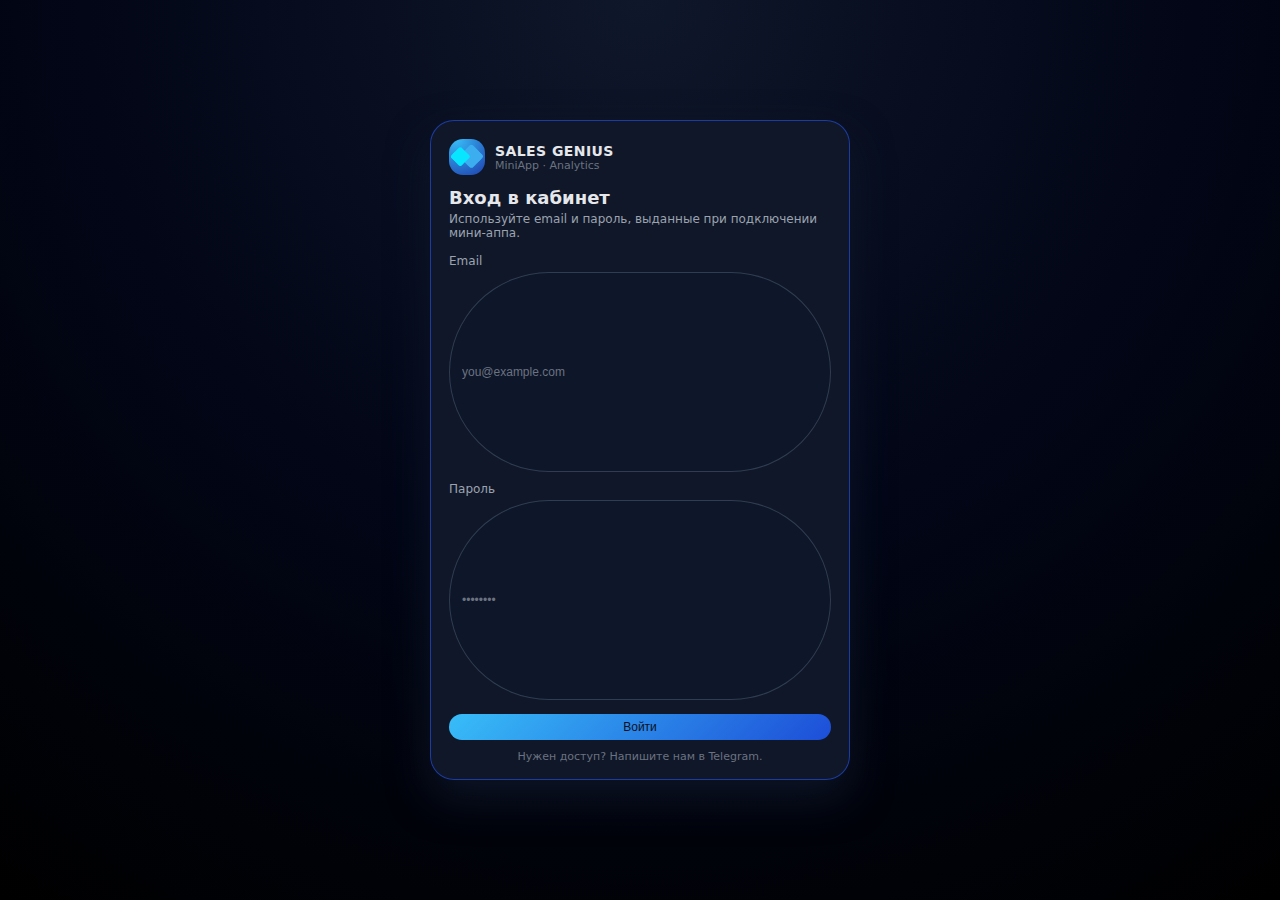
<file: index.html>
<!DOCTYPE html>
<html lang="ru">
<head>
  <meta charset="UTF-8" />
  <title>Вход в кабинет · MiniApp Analytics</title>
  <meta name="viewport" content="width=device-width, initial-scale=1" />
  <link rel="stylesheet" href="style.css" />
</head>
<body class="page-login">
  <div class="login-wrapper">
    <div class="login-card">
      <div class="login-card__brand">
        <div class="brand-logo">
          <img src="logo.png" alt="Sales Genius" />
        </div>
        <div>
          <div class="brand-text-main">Sales Genius</div>
          <div class="brand-text-sub">MiniApp · Analytics</div>
        </div>
      </div>

      <div class="login-card__header">
        <h1>Вход в кабинет</h1>
        <p>Используйте email и пароль, выданные при подключении мини-аппа.</p>
      </div>

      <form id="loginForm" class="login-form">
        <label class="login-label">
          Email
          <input
            type="email"
            name="email"
            class="input"
            placeholder="you@example.com"
            required
          />
        </label>

        <label class="login-label">
          Пароль
          <input
            type="password"
            name="password"
            class="input"
            placeholder="••••••••"
            required
          />
        </label>

        <div class="login-actions">
          <button type="submit" class="btn login-btn">Войти</button>
        </div>

        <div id="loginError" class="login-error" style="display:none;"></div>
      </form>

      <div class="login-footer">
        Нужен доступ? Напишите нам в&nbsp;Telegram.
      </div>
    </div>
  </div>

  <script src="api.js"></script>
  <script>
    // Если уже залогинен — сразу в кабинет
    if (window.API && API.isLoggedIn() && !API.DEMO_MODE) {
      window.location.href = "cabinet.html";
    }

    const form = document.getElementById("loginForm");
    const errorBox = document.getElementById("loginError");

    form.addEventListener("submit", async (e) => {
      e.preventDefault();
      errorBox.style.display = "none";
      errorBox.textContent = "";

      const email = form.email.value.trim();
      const password = form.password.value;

      if (!email || !password) return;

      form.classList.add("is-loading");
      try {
        const ok = await API.login(email, password);
        if (ok) {
          window.location.href = "cabinet.html";
        } else {
          errorBox.textContent = "Неверный email или пароль.";
          errorBox.style.display = "block";
        }
      } catch (err) {
        console.error(err);
        errorBox.textContent = "Ошибка при входе. Попробуйте ещё раз.";
        errorBox.style.display = "block";
      } finally {
        form.classList.remove("is-loading");
      }
    });
  </script>
</body>
</html>
</file>
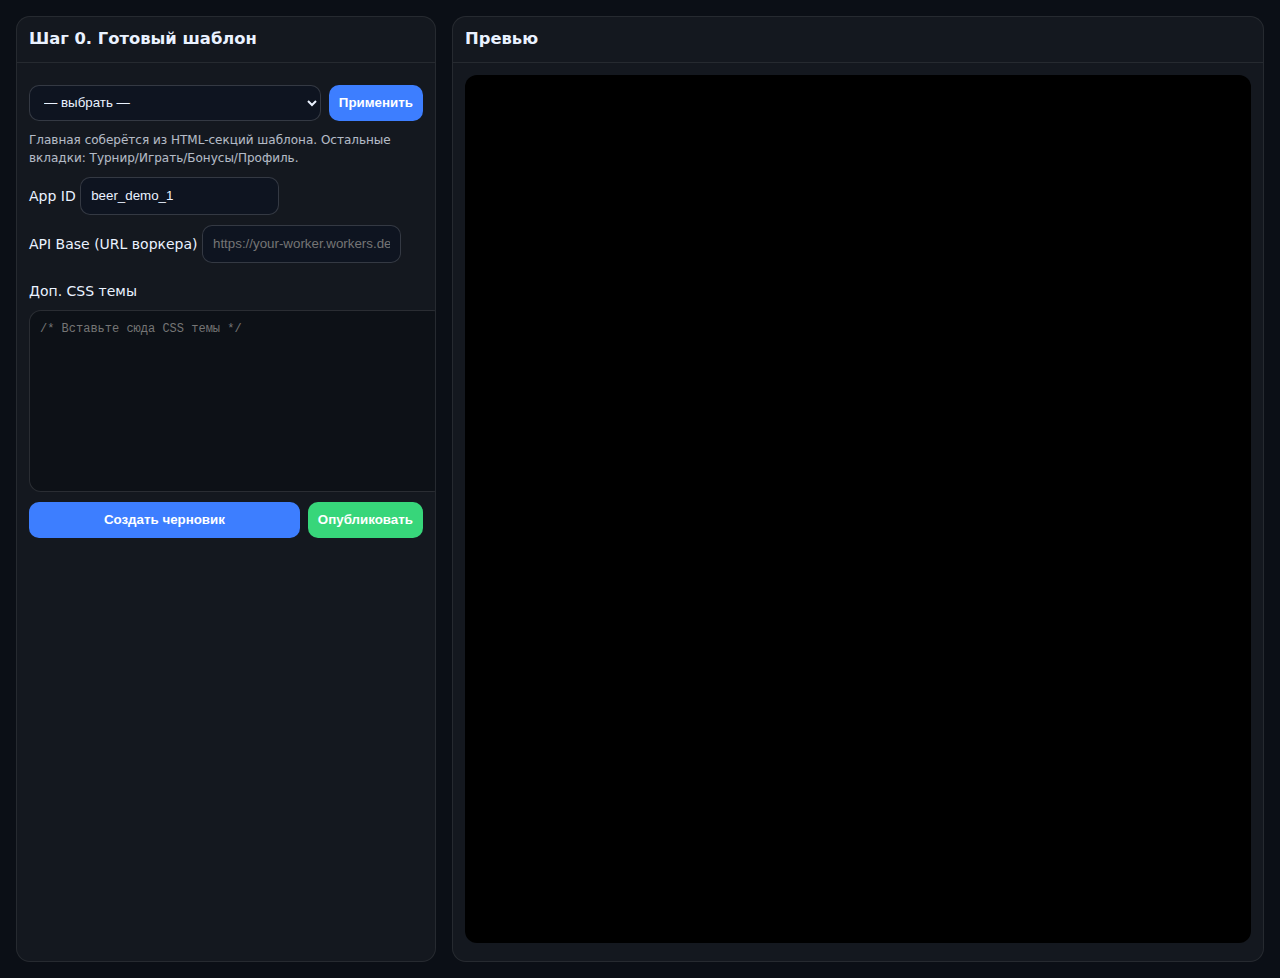
<file: admin/index.html>
<!doctype html>
<html lang="ru">
<head>
  <meta charset="utf-8" />
  <meta name="viewport" content="width=device-width, initial-scale=1" />
  <title>Конструктор Mini-App</title>
  <style>
    body{margin:0;background:#0b0f16;color:#eaf2ff;font:14px/1.5 Inter,system-ui,Segoe UI,Roboto,Helvetica,Arial,sans-serif}
    .layout{display:grid;grid-template-columns:420px 1fr;gap:16px;min-height:100vh;padding:16px}
    .panel{background:rgba(255,255,255,.04);border:1px solid rgba(255,255,255,.08);border-radius:14px;overflow:hidden}
    .panel h3{margin:0;padding:10px 12px;border-bottom:1px solid rgba(255,255,255,.08)}
    .panel .body{padding:12px}
    #frame{width:100%;height:calc(100vh - 32px);border:0;border-radius:12px;background:#000}
    .row{display:grid;gap:8px;margin:10px 0}
    textarea{min-height:160px;width:100%;background:#0d1117;color:#cfe3ff;border:1px solid rgba(255,255,255,.12);border-radius:12px;padding:10px;font:12px/1.4 ui-monospace,Menlo,Consolas,monospace}
    input,select,button{height:36px;border-radius:10px;border:1px solid rgba(255,255,255,.16);background:#0e1420;color:#eaf2ff;padding:0 10px}
    button.btn{background:#3d7eff;color:#fff;border:0;font-weight:800;cursor:pointer}
    .grid2{display:grid;grid-template-columns:1fr auto;gap:8px}
    .mut{opacity:.75;font-size:12px}
  </style>
</head>
<body>
  <div class="layout">
    <div class="panel">
      <h3>Шаг 0. Готовый шаблон</h3>
      <div class="body">
        <div class="row grid2">
          <select id="tpl_builtin">
            <option value="">— выбрать —</option>
            <option value="Beer Main">Beer Main</option>
            <option value="Demo Main">Demo Main</option>
            <option value="SalesGenius Main">SalesGenius Main</option>
          </select>
          <button id="tpl_apply" class="btn">Применить</button>
        </div>

        <div class="mut">
          Главная соберётся из HTML-секций шаблона. Остальные вкладки: Турнир/Играть/Бонусы/Профиль.
        </div>

        <div class="row">
          <label>App ID
            <input id="app_id" placeholder="beer_demo_1" value="beer_demo_1" />
          </label>
        </div>

        <div class="row">
          <label>API Base (URL воркера)
            <input id="api_base_input" placeholder="https://your-worker.workers.dev" />
          </label>
          <div id="api_hint" class="mut"></div>
        </div>

        <div class="row">
          <label>Доп. CSS темы</label>
          <textarea id="theme_css" placeholder="/* Вставьте сюда CSS темы */"></textarea>
        </div>

        <div class="row grid2">
          <button id="save_draft" class="btn">Создать черновик</button>
          <button id="publish_btn" class="btn" style="background:#37d67a">Опубликовать</button>
        </div>
      </div>
    </div>

    <div class="panel">
      <h3>Превью</h3>
      <div class="body">
        <div class="mut" id="prev_url"></div>
        <iframe id="frame" title="Mini Preview"></iframe>
      </div>
    </div>
  </div>

  <!-- ВАЖНО: сперва шаблоны, затем админ-логика -->
  <script src="templates.js"></script>
  <script src="templates.beer_main.js"></script>

  <!-- (опционально) автоподстановка темы Beer Main: вставь сюда свой CSS темы внутри бэктиков -->
  <script>
    window.BUILTIN_THEMES = window.BUILTIN_THEMES || {};
    window.BUILTIN_THEMES["Beer Main"] = window.BUILTIN_THEMES["Beer Main"] || `/* вставь сюда theme_beer_main.css при желании автозаполнения */`;
  </script>

  <script src="admin.v3.js"></script>
</body>
</html>
</file>
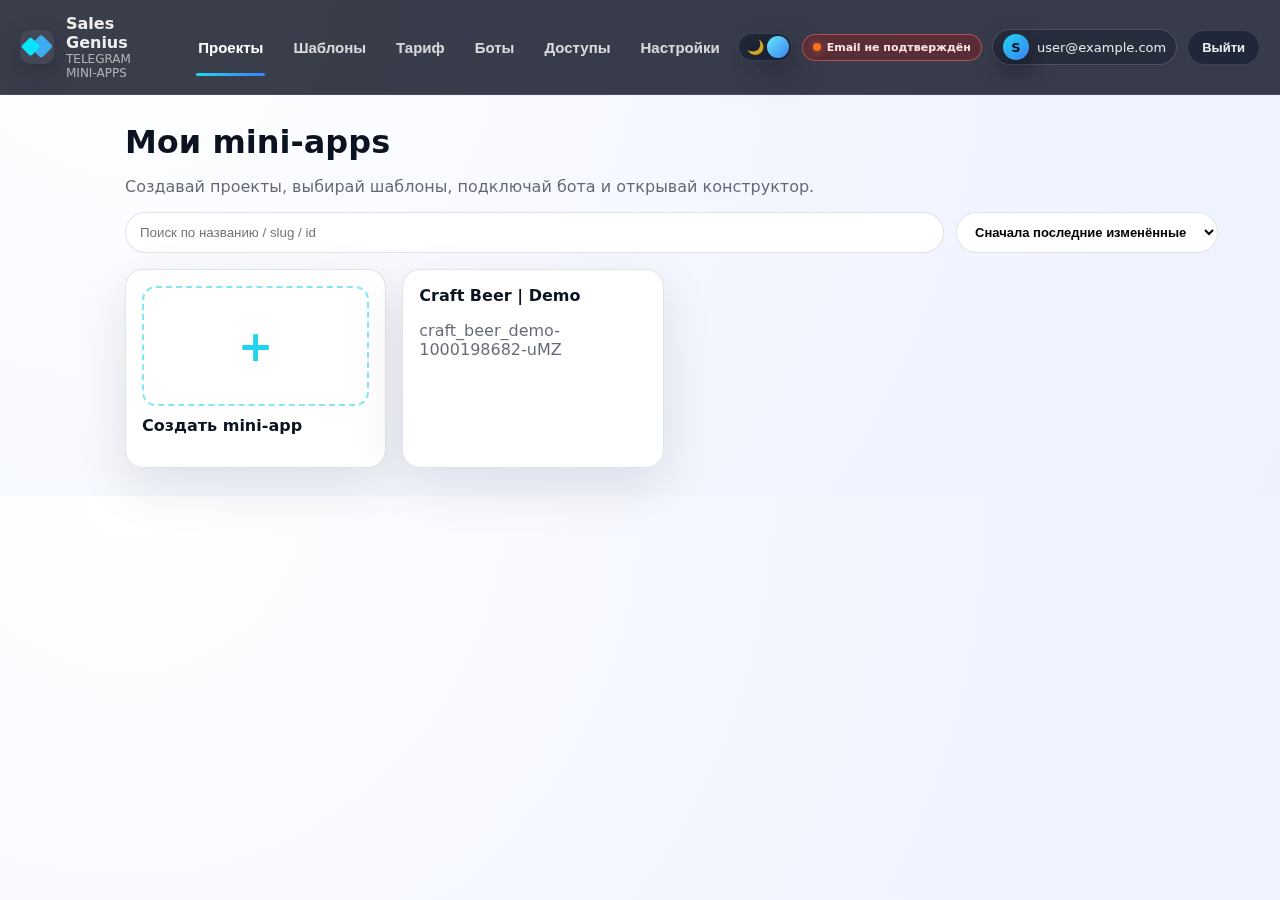
<file: miniapp_sections_fixed2/app/index.html>
<!doctype html>
<html lang="ru" data-theme="dark">
<head>


    <meta charset="utf-8" />
  <title>Miniapp Studio</title>
  <!-- твои стили, шрифты и т.п. -->

  <!-- ⬇⬇⬇ ВАЖНО: ДО studio.js -->
  <script>
    // Явно говорим студии, куда слать запросы
    window.CTOR_API_BASE = 'https://build-apps.cyberian13.workers.dev';
  </script>

  <script src="./studio.js"></script>




  
  <meta charset="utf-8"/>
  <meta name="viewport" content="width=device-width, initial-scale=1"/>
  <title>Mini‑App Constructor — Studio v1.9.1-stable</title>
  <link rel="stylesheet" href="studio.css"/>
  <style>
    .modal{position:fixed;inset:0;background:rgba(0,0,0,.55);display:none;align-items:center;justify-content:center;z-index:50}
    .modal.on{display:flex}
    .dlg{width:min(900px,92vw);max-height:84vh;background:#0f1522;border:1px solid #1b2433;border-radius:16px;overflow:hidden;display:flex;flex-direction:column}
    .dlg-h{padding:10px 12px;border-bottom:1px solid #1b2433;display:flex;gap:8px;align-items:center}
    .dlg-b{padding:12px;min-height:0;overflow:auto;display:grid;gap:10px}
    .dlg-f{padding:10px 12px;border-top:1px solid #1b2433;display:flex;gap:8px;justify-content:flex-end}
    .grid2{display:grid;grid-template-columns:1fr auto;gap:8px}
    .klist{display:grid;grid-template-columns:repeat(auto-fill,minmax(220px,1fr));gap:10px}
    .kitem{display:grid;gap:8px;padding:10px;border:1px dashed #2a3346;border-radius:12px;background:rgba(255,255,255,.03)}
    .kitem .pv{border:1px solid #2a3346;border-radius:10px;padding:8px;background:#0c1320}
    .search{height:36px;border:1px solid #1b2433;background:#0e1420;border-radius:10px;padding:0 10px;width:100%}
    .smallmut{color:#92a6c4;font-size:12px}
    .inline{display:flex;gap:6px;align-items:center}
    .edit{margin-top:6px;border:1px dashed #2a3346;padding:8px;border-radius:8px;background:#0e1526}
    .edit label{display:block;font-size:12px;color:#9fb1c9;margin:6px 0 2px}
    .edit input[type="text"]{width:100%;height:32px;border:1px solid #2a3346;background:#0c1320;border-radius:8px;padding:0 8px}
    .edit .row2{display:grid;grid-template-columns:1fr 1fr;gap:8px}



    /* =========================
   Global Thin Scrollbars
   (stylish, dark UI)
   ========================= */

/* Firefox */
*{
  scrollbar-width: thin;
  scrollbar-color: rgba(255,255,255,.18) transparent;
}

/* Chromium / Safari */
*::-webkit-scrollbar{
  width: 10px;      /* вертикальный */
  height: 10px;     /* горизонтальный */
}

*::-webkit-scrollbar-track{
  background: transparent;
}

*::-webkit-scrollbar-thumb{
  background: rgba(255,255,255,.16);
  border-radius: 999px;
  border: 3px solid transparent;  /* делает thumb визуально тоньше */
  background-clip: padding-box;
}

*::-webkit-scrollbar-thumb:hover{
  background: rgba(255,255,255,.28);
  background-clip: padding-box;
}

*::-webkit-scrollbar-corner{
  background: transparent;
}

</style>

  <style id="studioThemeOverrides">
    /* Light theme overrides for Studio embed */
    html[data-theme="light"] body{background:#f4f6fb;color:#0b1220}
    html[data-theme="light"] .panel{background:#ffffff;border-color:#d9e2ef}
    html[data-theme="light"] .hdr{background:#ffffff;border-color:#d9e2ef}
    html[data-theme="light"] .btn{background:#f2f5fb;border-color:#d9e2ef;color:#0b1220}
    html[data-theme="light"] .btn.good{background:#e9f7ef;border-color:#b7e1c5;color:#0b1220}
    html[data-theme="light"] .help, html[data-theme="light"] .mut{color:#51627a}
    html[data-theme="light"] .acc-b{background:#ffffff;border-color:#d9e2ef}
    html[data-theme="light"] input, html[data-theme="light"] select{background:#ffffff;color:#0b1220;border-color:#d9e2ef}
    html[data-theme="light"] .list .item{background:#ffffff;border-color:#d9e2ef}
    html[data-theme="light"] .ctxmenu{background:#ffffff;border-color:#d9e2ef;color:#0b1220}
    /* keep preview phone area on light */
    html[data-theme="light"] .phone{background:#0b0f16}
  </style>
  <script>
    (function(){
      function applyTheme(t){
        document.documentElement.setAttribute('data-theme', (t==='light') ? 'light' : 'dark');
      }

      // Seamless embed mode (when constructor is mounted inside the Work Panel)
      try{
        const qs = new URLSearchParams(location.search);
        if (qs.get('embed') === '1'){
          document.documentElement.classList.add('embed-seamless');
          // pass-through: host sidebar width (so the left studio panel can hide beneath it)
          const hostW = qs.get('host_side_w');
          if (hostW){
            document.documentElement.style.setProperty('--host-side-w', hostW);
          }
        }
      }catch(_){ }

      window.addEventListener('message', function(e){
        const d = e && e.data;
        if (!d || d.type!=='theme') return;
        applyTheme(d.theme);
      });
      // initial: try read parent saved theme key (if same-origin)
      try{
        const t = localStorage.getItem('panel_theme');
        if (t) applyTheme(t);
      }catch(_){}
    })();
  </script>

</head>
<body>
  <div class="app">
    <!-- LEFT -->
    <div class="panel panel-left">
      <div class="hdr ctorHdr">
  

  <div class="ctorHdr-actions">
    <button class="btn smallbtn ctorBtn" data-ctor-act="a">Дизайн</button>
    <button class="btn smallbtn ctorBtn" data-ctor-act="b">Панель</button>

  </div>

  <!-- оставляем элемент, чтобы ничего не ломалось, но скрываем через CSS -->
  <button id="panelHide" class="btn smallbtn" aria-hidden="true">⮜</button>
</div>

      <!-- nav ear moved outside .panel-left so it can stay visible when the panel slides under the host sidebar -->
      <div class="body row">
        
<div class="help">Добавляй вкладки и страницы, редактируй блоки; превью обновляется сразу, сохраняется по кнопке.</div>
        <div class="app-id-row">
          <label>App ID <small>ключ</small><input id="app_id" value="my_app"/></label>
        </div>

        <div class="acc" id="themeAcc">
          <div class="acc-h">
            <b>Тема и цвета</b>
          </div>
          <div class="acc-b">
            <label>
              Цвет фона приложения
              <input type="color" id="theme_bg" value="#0f1219">
            </label>
            <div style="display:grid;grid-template-columns:1fr 1fr;gap:8px;margin-top:6px">
              <label>
                Акцентный цвет
                <input type="color" id="theme_acc" value="#7C5CFF">
              </label>
              <label>
                Фон нижнего меню
                <input type="color" id="theme_tab" value="#0c0d12">
              </label>
            </div>
            <div style="display:grid;grid-template-columns:1fr 1fr;gap:8px;margin-top:6px">
              <label>
                Цвет текста
                <input type="color" id="theme_fg" value="#e8f0ff">
              </label>
              <label>
                Шрифт
                <select id="theme_font">
                  <option value="Inter">Inter</option>
                  <option value="Montserrat">Montserrat</option>
                  <option value="system">System UI</option>
                </select>
              </label>
            </div>
          </div>
        </div>

        <div class="sep"></div>
        <div class="list" id="nav_list"></div>


        <div class="sep"></div>

        <!-- Слои теперь находятся внутри гармошки каждой страницы (acc-b),
             чтобы логика была "как у топовых" и не дублировалась. -->

        <div class="sep"></div>
        <div class="grid2">
          <input id="route_new" value="" placeholder="Название или путь"/>
          <button id="route_add" class="btn">Добавить страницу</button>
        </div>

      </div><!-- /.body -->

      <!-- Ушко как часть формы панели (не отдельный плавающий элемент) -->
      <button class="nav-ear" id="navEar" type="button" aria-label="Свернуть/развернуть меню">⮞</button>
    </div><!-- /.panel-left -->

    <!-- CENTER -->
    <div class="panel centerWrap">
      <div class="hdr">
        <h3></h3>
        <div style="flex:1"></div>
        <div class="mut"></div>
        <button class="btn" data-preset="iphone-13">iPhone 13</button>
        <button class="btn" data-preset="iphone-se">iPhone SE</button>
        <button class="btn" data-preset="pixel-7">Pixel 7</button>
        <div style="width:10px"></div>
        <div style="flex:1"></div>
        <button id="undo" class="btn">↶ Отменить</button>
        <button id="redo" class="btn">↷ Вернуть</button>
        <button id="save" class="btn">Сохранить</button>
        <button id="publish" class="btn good">Опубликовать</button>
      </div>
      <div class="phoneArea">
<div class="zoomRail" aria-label="Масштаб">
  <div class="zr-label">Масштаб</div>
  <input id="zoom" class="zr-slider" type="range" min="30" max="130" value="100"/>
  <div id="zoom_val" class="zr-val mut">100%</div>
</div>

        <div class="phoneDock" id="dock">
          <div class="phone" id="phone">
            <div class="notch"></div>
            <div class="screen"><iframe id="frame" src="../preview/index.html?preview=draft&app_id=my_app"></iframe></div>
          </div>
        </div>
      </div>
    </div>
  </div>

  <!-- Blocks Library Modal -->
  <div class="modal" id="blocksModal">
    <div class="dlg">
      <div class="dlg-h"><b>Библиотека блоков</b><span id="modalRoute" class="badge">/</span><div style="flex:1"></div><button id="mClose" class="btn">Закрыть</button></div>
      <div class="dlg-b">
        <div class="grid2">
          <input id="mSearch" class="search" placeholder="Поиск блока..."/>
          <div id="mCats" class="chips"></div>
          <button id="mSelectAll" class="btn">Выбрать всё</button>
        </div>
        <div id="mList" class="klist"></div>
      </div>
      <div class="dlg-f">
        <button id="mApply" class="btn primary">Готово</button>
      </div>
    </div>
  </div>

  <!-- Block Editor Modal -->
  <div class="modal" id="blockEditor">
    <div class="dlg">
      <div class="dlg-h"><b>Редактор блока</b><span id="beTitle" class="badge"></span><div style="flex:1"></div><button id="beClose" class="btn">Закрыть</button></div>
      <div class="dlg-b" id="beBody"></div>
      <div class="dlg-f">
        <button id="beDelete" class="btn danger">Удалить блок</button>
        <div style="flex:1"></div>
        <button id="beApply" class="btn primary">Готово</button>
      </div>
    </div>
  </div>

  <!-- Rename Page Modal -->
  <div class="modal" id="renameModal">
    <div class="dlg">
      <div class="dlg-h">
        <b>Название страницы</b>
        <span id="renamePath" class="badge"></span>
        <div style="flex:1"></div>
      </div>
      <div class="dlg-b">
        <label class="lbl">Новое название</label>
        <input id="renameInput" class="search" placeholder="Например: Главная" />
      </div>
      <div class="dlg-f">
        <button id="renameCancel" class="btn">Отмена</button>
        <button id="renameSave" class="btn primary">Сохранить</button>
      </div>
    </div>
  </div>

  <!-- Icon Picker Modal -->
  <div class="modal" id="iconPicker">
    <div class="dlg">
      <div class="dlg-h"><b>Иконка вкладки</b><div style="flex:1"></div><button class="btn" data-close>Закрыть</button></div>
      <div class="dlg-b" id="iconGrid" style="display:grid;grid-template-columns:repeat(auto-fill,minmax(120px,1fr));gap:8px;padding:10px"></div>
      <div class="dlg-f">
        <label class="btn"><input type="file" id="iconUpload" accept="image/*" style="display:none">Загрузить свою</label>
        <button class="btn primary" data-close>Готово</button>
      </div>
    </div>
  </div>

    <!-- New Page Modal -->
  <div class="modal" id="routeNameModal">
    <div class="dlg">
      <div class="dlg-h">
        <b>Название страницы</b>
      </div>
      <div class="dlg-b edit">
        <label>Новое название</label>
        <input id="routeNameInput" type="text" placeholder="Например, Главная">
      </div>
      <div class="dlg-f">
        <button class="btn" id="routeNameCancel">Отмена</button>
        <button class="btn primary" id="routeNameSave">Сохранить</button>
      </div>
    </div>
  </div>


  <script src="templates.js?v=step21"></script>
  <script src="studio.js?v=step21"></script>
  <div id="ctxMenu" class="ctxmenu" style="display:none"></div>
</body>
</html>
</file>
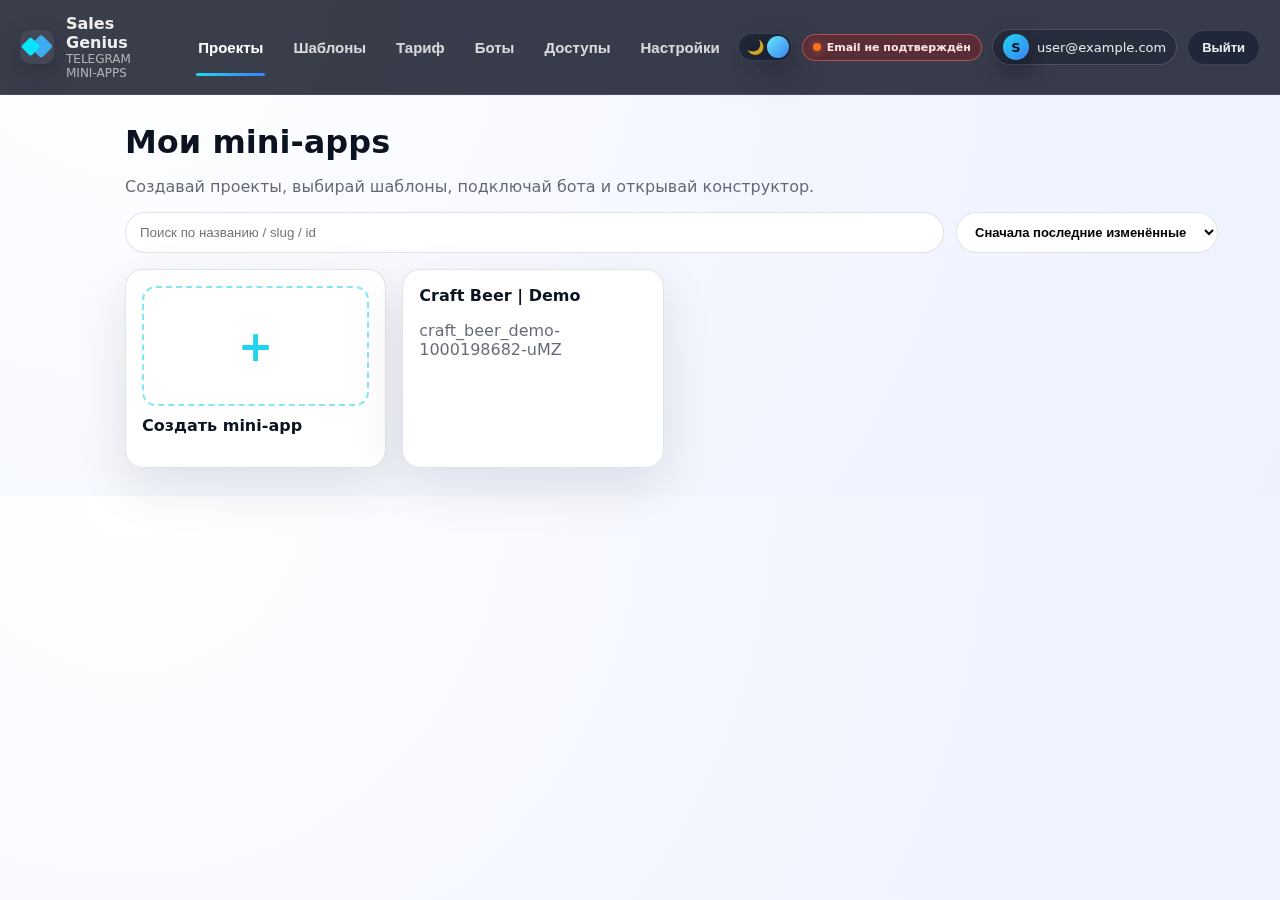
<file: auth.html>
<!DOCTYPE html>
<html lang="ru">
<head>
  <meta charset="UTF-8"/>
  <meta name="viewport" content="width=device-width, initial-scale=1.0"/>
  <title>Sales Genius — Личный кабинет</title>
  <style>
    :root{
      --bg-light: #f4f6ff;
      --bg-card: rgba(255,255,255,.92);
      --border: rgba(15,23,42,.12);
      --text-main:#0b1220;
      --text-muted: rgba(15,23,42,.65);
      --accent:#22d3ee;
      --accent-soft: rgba(34,211,238,.16);
      --shadow: 0 18px 52px rgba(2,6,23,.10);
    }
    *{box-sizing:border-box}
    body{
      margin:0;
      font-family: Inter, system-ui, -apple-system, Segoe UI, Roboto, Arial, sans-serif;
      background: radial-gradient(circle at 10% 0, #ffffff 0, #f3f6ff 55%, #eef2ff 100%);
      color:var(--text-main);
    }

    .sg-topbar{
      position:sticky; top:0; z-index:1000;
      display:flex; align-items:center; gap:16px;
      padding:14px 20px;
      background: rgba(255,255,255,.9);
      backdrop-filter: blur(10px) saturate(110%);
      border-bottom:1px solid var(--border);
    }
    .sg-topbar__left{display:flex; align-items:center; gap:12px}
    .brand b{font-weight:900}
    .brand span{display:block;font-size:12px;color:var(--text-muted)}
    .sg-topbar__nav{
      display:flex;
      gap:8px;
      flex:1;
      justify-content:center;
    }
    .sg-topbar__right{
      display:flex;
      align-items:center;
      gap:10px;
      margin-left:auto;
    }

    .nav-item{
      border:1px solid var(--border);
      background: var(--bg-card);
      border-radius:999px;
      padding:10px 14px;
      font-weight:800;
      cursor:pointer;
    }
    .nav-item.is-active{
      background: var(--accent-soft);
      border-color: rgba(34,211,238,.55);
    }

    .badge{
      padding:8px 12px;border-radius:999px;border:1px solid var(--border);font-weight:700
    }
    .btn{
      border-radius:999px;
      padding:9px 14px;
      font-weight:800;
      border:1px solid var(--border);
      cursor:pointer;
      background:#fff;
      font-size:13px;
    }
    .btn.primary{
      background:linear-gradient(135deg,#22d3ee,#3b82f6);color:#001018;border:none
    }

    main{padding:28px 22px; max-width:1200px; margin:0 auto}
    h1{margin:0 0 8px}
    .tools{display:flex; gap:12px; margin:16px 0}
    .search{flex:1}
    .search input{
      width:100%; padding:12px 14px; border-radius:999px;
      border:1px solid var(--border); background:#fff
    }
    .grid{display:grid; grid-template-columns:repeat(auto-fill,minmax(260px,1fr)); gap:16px}
    .card{
      background:var(--bg-card); border:1px solid var(--border);
      border-radius:18px; padding:16px; box-shadow:var(--shadow)
    }

    /* ===== Dark theme ===== */
    html[data-theme="dark"] body{
      background: radial-gradient(circle at 10% 0, #111827 0, #020617 60%, #020617 100%);
      color:#e5e7eb;
    }
    html[data-theme="dark"] .sg-topbar{
      background: rgba(2,6,23,.75);
      border-bottom-color: rgba(148,163,184,.18);
    }
    html[data-theme="dark"] .nav-item{
      background: rgba(15,23,42,.6);
      border-color: rgba(148,163,184,.22);
      color:#e5e7eb;
    }
    html[data-theme="dark"] .nav-item.is-active{
      background: rgba(34,211,238,.14);
      border-color: rgba(34,211,238,.55);
    }
    html[data-theme="dark"] .badge,
    html[data-theme="dark"] .btn{
      background: rgba(15,23,42,.6);
      border-color: rgba(148,163,184,.22);
      color:#e5e7eb;
    }
    html[data-theme="dark"] .search input{
      background: rgba(15,23,42,.6);
      border-color: rgba(148,163,184,.22);
      color:#e5e7eb;
    }
    html[data-theme="dark"] .card{
      background: rgba(15,23,42,.85);
      border-color: rgba(148,163,184,.22);
      box-shadow: 0 20px 60px rgba(2,6,23,.6);
    }
    html[data-theme="dark"] .theme-toggle span{
      background: rgba(15,23,42,.6);
      border-color: rgba(148,163,184,.22);
    }

    /* ===== Landing topbar style ===== */
    .sg-topbar--landing{
      background: rgba(2,6,23,.78) !important;
      border-bottom-color: rgba(148,163,184,.18) !important;
      color: rgba(255,255,255,.92);
    }
    .sg-topbar--landing .brand span{color: rgba(255,255,255,.60) !important;}
    .sg-topbar--landing .brand b{color: rgba(255,255,255,.92) !important;}
    .sg-topbar__nav{gap:26px;}
    .nav-item{
      border:none !important;
      background:transparent !important;
      padding:10px 2px !important;
      border-radius:0 !important;
      font-size:15px;
      font-weight:800;
      color: rgba(255,255,255,.80) !important;
      position:relative;
    }
    .nav-item:hover{color:#fff !important;}
    .nav-item::after{
      content:"";
      position:absolute;
      left:0; right:0;
      bottom:-10px;
      height:3px;
      border-radius:999px;
      background: rgba(34,211,238,0);
      transform: scaleX(.2);
      transform-origin:center;
      transition: transform .18s ease, background .18s ease, opacity .18s ease;
      opacity:0;
    }
    .nav-item.is-active{color:#fff !important;}
    .nav-item.is-active::after{
      background: linear-gradient(90deg, rgba(34,211,238,1), rgba(59,130,246,1));
      transform: scaleX(1);
      opacity:1;
    }
    .logo{
      width:34px;height:34px;
      border-radius:10px;
      object-fit:contain;
      background: rgba(255,255,255,.06);
      box-shadow:0 10px 26px rgba(2,6,23,.25);
    }

    /* Right side elements in landing topbar */
    .sg-topbar--landing .badge,
    .sg-topbar--landing .btn{
      background: rgba(15,23,42,.55) !important;
      border-color: rgba(148,163,184,.22) !important;
      color: rgba(255,255,255,.92) !important;
    }

    /* ===== Theme toggle with icons ===== */
    .theme-toggle{display:flex; align-items:center; cursor:pointer;}
    .theme-toggle input{display:none}
    .theme-toggle .tt{
      width:54px;height:28px;border-radius:999px;
      border:1px solid rgba(148,163,184,.22);
      background: rgba(15,23,42,.55);
      position:relative;
      display:flex; align-items:center; justify-content:space-between;
      padding:0 8px;
    }
    .theme-toggle .tt-ico{
      font-size:14px;
      line-height:1;
      opacity:.92;
      filter: drop-shadow(0 6px 12px rgba(2,6,23,.35));
    }
    .theme-toggle .tt-thumb{
      position:absolute; top:50%; left:4px;
      width:22px;height:22px;border-radius:50%;
      transform:translateY(-50%);
      background: linear-gradient(135deg,#67e8f9,#3b82f6);
      box-shadow: 0 14px 34px rgba(2,6,23,.55);
      transition:left .2s ease;
    }
    /* checked = light (as in your JS) */
    #themeToggle:checked + .tt .tt-thumb{ left:28px; }

    /* Keep content light in light theme; header remains dark */
    html[data-theme="light"] body{
      background: radial-gradient(circle at 10% 0, #ffffff 0, #f3f6ff 55%, #eef2ff 100%);
      color: var(--text-main);
    }
    @media (max-width: 980px){
      .sg-topbar__nav{
        justify-content:flex-start;
        overflow:auto;
        flex-wrap:nowrap;
        -webkit-overflow-scrolling:touch;
        scrollbar-width:none;
      }
      .sg-topbar__nav::-webkit-scrollbar{display:none;}
      .nav-item::after{bottom:-8px;}
      .sg-topbar__right{
        gap:6px;
      }
    }

    /* ===== FIXES (nav position + dark toggle thumb) ===== */
    .sg-topbar__nav{
      flex: 0 0 auto !important;
      justify-content: flex-start !important;
      margin-left: 22px !important;
    }

    /* dark theme: keep thumb bright blue like light */
    html[data-theme="dark"] .theme-toggle .tt-thumb{
      background: linear-gradient(135deg,#67e8f9,#3b82f6) !important;
      box-shadow:
        0 14px 34px rgba(2,6,23,.55),
        0 0 18px rgba(34,211,238,.22) !important;
    }

    /* Сдвиг всего контента ниже шапки вправо (только на десктопе) */
    @media (min-width: 1100px){
      main{
        padding-left: 85px;
        padding-right: 22px;
      }
    }

    /* ===== FIX: переменные для тёмной темы (чтобы текст не пропадал) ===== */
    html[data-theme="dark"]{
      --text-main: #e5e7eb;
      --text-muted: rgba(229,231,235,.66);
      --border: rgba(148,163,184,.22);
    }

    /* плейсхолдер и текст в инпутах */
    html[data-theme="dark"] input,
    html[data-theme="dark"] select,
    html[data-theme="dark"] textarea{
      color: var(--text-main);
    }
    html[data-theme="dark"] input::placeholder,
    html[data-theme="dark"] textarea::placeholder{
      color: rgba(229,231,235,.40);
    }

    html[data-theme="dark"] .card p,
    html[data-theme="dark"] .meta,
    html[data-theme="dark"] .hint{
      color: var(--text-muted);
    }

    /* ===== USER BLOCK (правый верхний угол) ===== */
    .user{
      display:flex;
      align-items:center;
      gap:8px;
      padding:4px 10px;
      border-radius:999px;
      background: rgba(15,23,42,.40);
      border:1px solid rgba(148,163,184,.32);
    }
    .avatar{
      width:26px;
      height:26px;
      border-radius:50%;
      display:flex;
      align-items:center;
      justify-content:center;
      font-weight:800;
      font-size:13px;
      color:#0b1120;
      background:linear-gradient(135deg,#22d3ee,#3b82f6);
      box-shadow:0 10px 26px rgba(2,6,23,.65);
    }
    .u-label{
      font-size:13px;
      color:#e5e7eb;
      max-width:180px;
      white-space:nowrap;
      overflow:hidden;
      text-overflow:ellipsis;
    }

    /* ===== EMAIL VERIFY PILL ===== */
    .verify-pill{
      display:flex;
      align-items:center;
      gap:6px;
      padding:6px 10px;
      border-radius:999px;
      border:1px solid rgba(248,113,113,.55);
      background:rgba(127,29,29,.45);
      color:#fee2e2;
      font-size:11px;
      font-weight:600;
      white-space:nowrap;
    }
    .verify-pill__dot{
      width:8px;
      height:8px;
      border-radius:50%;
      background:#f97316;
      box-shadow:0 0 10px rgba(248,113,113,.8);
    }
    .verify-pill--ok{
      border-color:rgba(52,211,153,.55);
      background:rgba(22,163,74,.35);
      color:#bbf7d0;
    }
    .verify-pill--ok .verify-pill__dot{
      background:#22c55e;
      box-shadow:0 0 10px rgba(52,211,153,.9);
    }

    @media (max-width: 720px){
      .verify-pill{display:none;} /* на мобиле можно скрыть, чтобы не ломало шапку */
    }
  </style>
</head>
<body>
<header class="sg-topbar sg-topbar--landing">
  <div class="sg-topbar__left">
    <img class="logo" src="./logo.png" alt="Sales Genius"/>
    <div class="brand">
      <b>Sales Genius</b>
      <span>TELEGRAM MINI-APPS</span>
    </div>
  </div>

  <nav class="sg-topbar__nav" aria-label="Разделы кабинета">
    <button class="nav-item is-active" type="button" data-view="projects">Проекты</button>
    <button class="nav-item" type="button" data-view="templates">Шаблоны</button>
    <button class="nav-item" type="button" data-view="tariff">Тариф</button>
    <button class="nav-item" type="button" data-view="bots">Боты</button>
    <button class="nav-item" type="button" data-view="access">Доступы</button>
    <button class="nav-item" type="button" data-view="settings">Настройки</button>
  </nav>

  <div class="sg-topbar__right">
    <label class="theme-toggle" title="Светлая / тёмная тема">
      <input id="themeToggle" type="checkbox"/>
      <span class="tt" aria-hidden="true">
        <span class="tt-ico tt-moon">🌙</span>
        <span class="tt-ico tt-sun">☀️</span>
        <span class="tt-thumb"></span>
      </span>
    </label>

    <div class="verify-pill" id="verifyPill">
      <span class="verify-pill__dot"></span>
      <span id="verifyPillText">Email не подтверждён</span>
    </div>

    <div class="user">
      <div class="avatar" id="userAvatar">S</div>
      <div class="u-label" id="userEmailLabel">user@example.com</div>
    </div>
    <button class="btn" id="logoutBtn">Выйти</button>
  </div>
</header>

<main>
  <h1>Мои mini-apps</h1>
  <p style="color:var(--text-muted)">Создавай проекты, выбирай шаблоны, подключай бота и открывай конструктор.</p>

  <div class="tools">
    <div class="search">
      <input id="q" placeholder="Поиск по названию / slug / id"/>
    </div>
    <select class="btn">
      <option>Сначала последние изменённые</option>
    </select>
  </div>

  <div class="grid" id="projectsGrid">
    <div class="card create-card" id="createProject">
      <div style="
        height:120px;
        border:2px dashed rgba(34,211,238,.55);
        border-radius:14px;
        display:flex;
        align-items:center;
        justify-content:center;
        font-size:42px;
        font-weight:900;
        color:#22d3ee;
        cursor:pointer;
      ">+</div>
      <p style="margin-top:10px;font-weight:800">Создать mini-app</p>
    </div>

    <div class="card">
      <b>Craft Beer | Demo</b>
      <p style="color:var(--text-muted)">craft_beer_demo-1000198682-uMZ</p>
    </div>
  </div>
</main>

<script>
(function(){
    const API_BASE = (window.AUTH_API_BASE || window.CAB_API_BASE || 'https://build-apps.cyberian13.workers.dev').replace(/\/$/,'');
  const ENDPOINTS = {
    me: '/api/auth/me',
    logout: '/api/auth/logout',
    // ниже — типовые эндпоинты для SAAS. Если в воркере они иначе — поменяй тут пути.
    appsList: '/api/my/apps',
    appCreate: '/api/app'
  };

  async function api(path, opts){
    const res = await fetch(API_BASE + path, Object.assign({
      credentials:'include',
      headers:{'Content-Type':'application/json'}
    }, opts||{}));
    let data=null;
    try{ data = await res.json(); }catch(_){}
    return {res,data};
  }

  // === THEME ===
  const THEME_KEY='sg_theme';
  const root=document.documentElement;
  const applyTheme=t=>root.setAttribute('data-theme',t);
  const savedTheme=localStorage.getItem(THEME_KEY)||'light';
  applyTheme(savedTheme);
  const tgl=document.getElementById('themeToggle');
  tgl.checked = savedTheme==='light';
  tgl.addEventListener('change',()=>{
    const t=tgl.checked?'light':'dark';
    localStorage.setItem(THEME_KEY,t);
    applyTheme(t);
  });

  // === UI refs ===
  const emailEl = document.getElementById('userEmailLabel');
  const avatarEl = document.getElementById('userAvatar');
  const verifyPill = document.getElementById('verifyPill');
  const verifyTextEl = document.getElementById('verifyPillText');
  const projectsGrid = document.getElementById('projectsGrid');

  // === USER MENU (аватарка -> профиль/выйти) ===
  const userBox = document.querySelector('.user');
  const logoutBtn = document.getElementById('logoutBtn');
  // оставляем кнопку "Выйти" как бэкап (по просьбе можно потом скрыть), но добавим dropdown
  const menu = document.createElement('div');
  menu.style.position='absolute';
  menu.style.top='calc(100% + 10px)';
  menu.style.right='0';
  menu.style.minWidth='220px';
  menu.style.borderRadius='14px';
  menu.style.border='1px solid rgba(148,163,184,.22)';
  menu.style.background='rgba(2,6,23,.88)';
  menu.style.backdropFilter='blur(14px)';
  menu.style.boxShadow='0 20px 60px rgba(2,6,23,.55)';
  menu.style.padding='8px';
  menu.style.display='none';
  menu.innerHTML = `
    <button data-act="profile" style="width:100%;text-align:left;border:0;background:transparent;color:#e5e7eb;padding:10px 10px;border-radius:12px;font-weight:800;cursor:pointer">Профиль</button>
    <button data-act="logout" style="width:100%;text-align:left;border:0;background:transparent;color:#fecaca;padding:10px 10px;border-radius:12px;font-weight:800;cursor:pointer">Выйти</button>
  `;
  if (userBox){
    userBox.style.position='relative';
    userBox.appendChild(menu);
    userBox.style.cursor='pointer';
    userBox.addEventListener('click',(e)=>{
      e.stopPropagation();
      menu.style.display = (menu.style.display==='none'?'block':'none');
    });
  }
  document.addEventListener('click',()=>{ menu.style.display='none'; });
  menu.addEventListener('click',(e)=>{
    e.stopPropagation();
    const btn = e.target.closest('button[data-act]');
    if(!btn) return;
    const act = btn.getAttribute('data-act');
    if (act==='profile'){
      alert('Профиль: тут можно открыть настройки аккаунта (добавим позже).');
      menu.style.display='none';
    }
    if (act==='logout'){
      doLogout();
    }
  });

  // === AUTH bootstrap ===
  async function bootstrap(){
    // 1) проверяем сессию
    const {res,data} = await api(ENDPOINTS.me, {method:'GET'});
    if (!res.ok || !data || !data.ok || !data.authenticated){
      // нет сессии — обратно на auth
      window.location.href = 'auth.html';
      return;
    }

    const user = data.user || {};
    const email = user.email || localStorage.getItem('sg_user_email') || 'user@example.com';
    const verified = !!(user.email_verified ?? user.is_verified ?? user.verified ?? false);

    if (emailEl) emailEl.textContent = email;
    if (avatarEl) avatarEl.textContent = (email[0]||'S').toUpperCase();
    try{ localStorage.setItem('sg_user_email', email); }catch(_){}

    if (verifyPill && verifyTextEl){
      if (verified){
        verifyPill.classList.add('verify-pill--ok');
        verifyTextEl.textContent = 'Email подтверждён';
      }else{
        verifyPill.classList.remove('verify-pill--ok');
        verifyTextEl.textContent = 'Email не подтверждён';
      }
    }

    // 2) грузим проекты
    await loadApps();
  }

  async function loadApps(){
    // очищаем старые карточки (кроме create-card)
    [...projectsGrid.querySelectorAll('.card:not(.create-card)')].forEach(el=>el.remove());

    const {res,data} = await api(ENDPOINTS.appsList, {method:'GET'});
    if (!res.ok || !data || !data.ok){
      const err = (data && data.error) ? data.error : ('HTTP '+res.status);
      const card = document.createElement('div');
      card.className='card';
      card.innerHTML = `<b>Не удалось загрузить проекты</b><p style="color:var(--text-muted);margin-top:8px">Проверь воркер: ${err}. Путь можно настроить в ENDPOINTS.appsList.</p>`;
      projectsGrid.appendChild(card);
      return;
    }

    const items = data.items || data.apps || [];
    if (!items.length){
      const card = document.createElement('div');
      card.className='card';
      card.innerHTML = `<b>Пока нет проектов</b><p style="color:var(--text-muted);margin-top:8px">Нажми “+”, выбери шаблон и создай mini‑app.</p>`;
      projectsGrid.appendChild(card);
      return;
    }

    items.forEach(app=>{
      const title = app.title || app.name || 'Без названия';
      const slug  = app.slug  || app.app_id || app.id || '';
      const updated = app.updated_at || app.updated || '';

      const c = document.createElement('div');
      c.className='card';
      c.innerHTML = `
        <div style="display:flex;align-items:flex-start;justify-content:space-between;gap:10px">
          <div>
            <b>${escapeHtml(title)}</b>
            <p style="color:var(--text-muted);margin:8px 0 0">${escapeHtml(slug)}</p>
            ${updated ? `<p style="color:var(--text-muted);margin:6px 0 0;font-size:12px">Обновлено: ${escapeHtml(updated)}</p>`:''}
          </div>
          <button class="btn primary" data-act="edit">Редактировать</button>
        </div>
        <div style="display:flex;gap:8px;margin-top:14px;flex-wrap:wrap">
          <button class="btn" data-act="open">Открыть</button>
          <button class="btn" data-act="settings">Настройки</button>
        </div>
      `;
      c.querySelectorAll('button[data-act]').forEach(b=>{
        b.addEventListener('click',(e)=>{
          e.stopPropagation();
          const act = b.getAttribute('data-act');
          if (act==='edit' || act==='open'){
            // переход в конструктор именно этого mini‑app
            // IMPORTANT: поменяй URL конструктора на свой (например admin/index.html)
            const appId = app.app_id || app.id || slug;
            window.location.href = `admin/index.html?app=${encodeURIComponent(appId)}`;
          }
          if (act==='settings'){
            alert('Настройки проекта: подключим позже (бот, домен, доступы).');
          }
        });
      });
      projectsGrid.appendChild(c);
    });
  }

  function escapeHtml(s){
    return String(s??'').replace(/[&<>"']/g, ch => ({'&':'&amp;','<':'&lt;','>':'&gt;','"':'&quot;',"'":'&#39;'}[ch]));
  }

  // === SEARCH по карточкам ===
  document.getElementById('q').addEventListener('input',e=>{
    const s=e.target.value.toLowerCase();
    document.querySelectorAll('#projectsGrid .card').forEach(c=>{
      if (c.classList.contains('create-card')) return;
      c.style.display = c.textContent.toLowerCase().includes(s)?'':'none';
    });
  });

  // === CREATE PROJECT (выбор шаблона + имя) ===
  document.getElementById('createProject')?.addEventListener('click',async ()=>{
    // templates пока не используем в воркере
    const tplId = null;
    const name = prompt('Название mini‑app:', 'Новый проект');
    if (!name) return;

    const {res,data} = await api(ENDPOINTS.appCreate, {
      method:'POST',
      body: JSON.stringify({title: name})
    });

    if (!res.ok || !data || !data.ok){
      const err = (data && data.error) ? data.error : ('HTTP '+res.status);
      alert('Не удалось создать проект: ' + err + '\nПроверь путь ENDPOINTS.appCreate и формат body.');
      return;
    }

    // после создания — обновляем список и открываем конструктор
    await loadApps();
    const appId = (data.app && (data.app.app_id||data.app.id)) || data.app_id || data.id;
    if (appId){
      window.location.href = `admin/index.html?app=${encodeURIComponent(appId)}`;
    }
  });

  async function pickTemplate(){
    // лёгкий выбор без ломания верстки: prompt-список.
    // позже заменим на красивую модалку в стиле кабинета.
    const {res,data} = await api(ENDPOINTS.templatesList, {method:'GET'});
    if (!res.ok || !data || !data.ok){
      const err = (data && data.error) ? data.error : ('HTTP '+res.status);
      alert('Не удалось загрузить шаблоны: ' + err + '\nПроверь путь ENDPOINTS.templatesList.');
      return null;
    }
    const items = data.items || data.templates || [];
    if (!items.length){
      alert('Шаблонов пока нет.');
      return null;
    }
    const lines = items.map((t,i)=> `${i+1}. ${t.title||t.name||t.id} (${t.id})`);
    const pick = prompt('Выбери шаблон (номер):\n' + lines.join('\n'), '1');
    const idx = Number(pick||'')-1;
    if (Number.isNaN(idx) || idx<0 || idx>=items.length) return null;
    return items[idx].id || items[idx].template_id || items[idx].key;
  }

  // === LOGOUT ===
  async function doLogout(){
    try{
      await api(ENDPOINTS.logout, {method:'POST'});
    }catch(_){}
    try{
      localStorage.removeItem('sg_user_email');
      localStorage.removeItem('sg_user_verified');
    }catch(_){}
    window.location.href = 'auth.html';
  }
  logoutBtn?.addEventListener('click', doLogout);

  // старт
  bootstrap().catch(err=>{
    console.error(err);
    // если что-то упало — лучше выгнать на auth, чем показывать пустой кабинет
    window.location.href = 'auth.html';
  });
})();
</script>
</body>
</html>
</file>
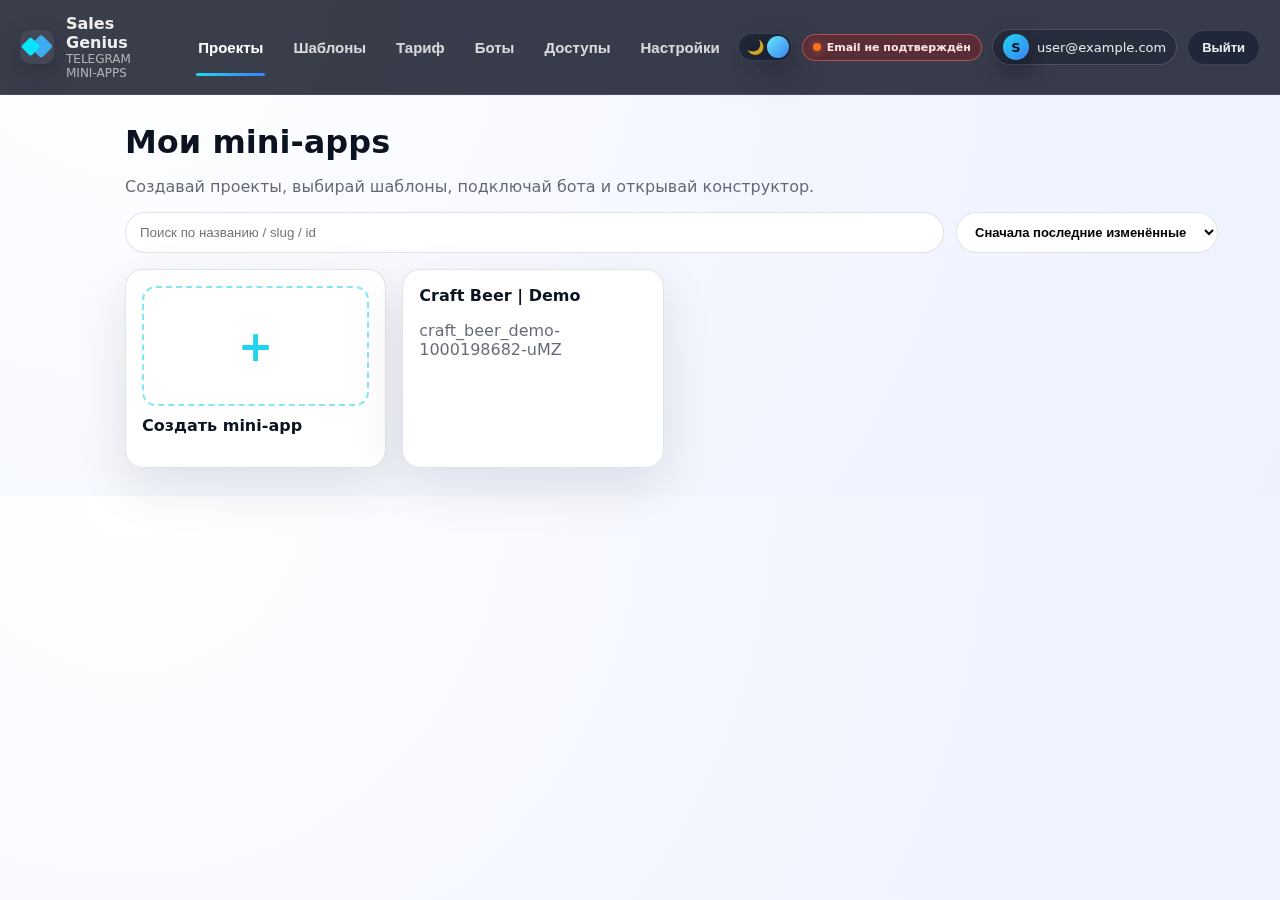
<file: cab.html>
<!DOCTYPE html>
<html lang="ru">
<head>
  <script>window.API_BASE='https://build-apps.cyberian13.workers.dev';</script>
  <meta charset="UTF-8"/>
  <meta name="viewport" content="width=device-width, initial-scale=1.0"/>
  <title>Sales Genius — Личный кабинет</title>
  <style>
    :root{
      --bg-light: #f4f6ff;
      --bg-card: rgba(255,255,255,.92);
      --border: rgba(15,23,42,.12);
      --text-main:#0b1220;
      --text-muted: rgba(15,23,42,.65);
      --accent:#22d3ee;
      --accent-soft: rgba(34,211,238,.16);
      --shadow: 0 18px 52px rgba(2,6,23,.10);
    }
    *{box-sizing:border-box}
    body{
      margin:0;
      font-family: Inter, system-ui, -apple-system, Segoe UI, Roboto, Arial, sans-serif;
      background: radial-gradient(circle at 10% 0, #ffffff 0, #f3f6ff 55%, #eef2ff 100%);
      color:var(--text-main);
    }

    .sg-topbar{
      position:sticky; top:0; z-index:1000;
      display:flex; align-items:center; gap:16px;
      padding:14px 20px;
      background: rgba(255,255,255,.9);
      backdrop-filter: blur(10px) saturate(110%);
      border-bottom:1px solid var(--border);
    }
    .sg-topbar__left{display:flex; align-items:center; gap:12px}
    .brand b{font-weight:900}
    .brand span{display:block;font-size:12px;color:var(--text-muted)}
    .sg-topbar__nav{
      display:flex;
      gap:8px;
      flex:1;
      justify-content:center;
    }
    .sg-topbar__right{
      display:flex;
      align-items:center;
      gap:10px;
      margin-left:auto;
    }

    .nav-item{
      border:1px solid var(--border);
      background: var(--bg-card);
      border-radius:999px;
      padding:10px 14px;
      font-weight:800;
      cursor:pointer;
    }
    .nav-item.is-active{
      background: var(--accent-soft);
      border-color: rgba(34,211,238,.55);
    }

    .badge{
      padding:8px 12px;border-radius:999px;border:1px solid var(--border);font-weight:700
    }
    .btn{
      border-radius:999px;
      padding:9px 14px;
      font-weight:800;
      border:1px solid var(--border);
      cursor:pointer;
      background:#fff;
      font-size:13px;
    }
    .btn.primary{
      background:linear-gradient(135deg,#22d3ee,#3b82f6);color:#001018;border:none
    }

    main{padding:28px 22px; max-width:1200px; margin:0 auto}
    h1{margin:0 0 8px}
    .tools{display:flex; gap:12px; margin:16px 0}
    .search{flex:1}
    .search input{
      width:100%; padding:12px 14px; border-radius:999px;
      border:1px solid var(--border); background:#fff
    }
    .grid{display:grid; grid-template-columns:repeat(auto-fill,minmax(260px,1fr)); gap:16px}
    .card{
      background:var(--bg-card); border:1px solid var(--border);
      border-radius:18px; padding:16px; box-shadow:var(--shadow)
    }

    /* ===== Dark theme ===== */
    html[data-theme="dark"] body{
      background: radial-gradient(circle at 10% 0, #111827 0, #020617 60%, #020617 100%);
      color:#e5e7eb;
    }
    html[data-theme="dark"] .sg-topbar{
      background: rgba(2,6,23,.75);
      border-bottom-color: rgba(148,163,184,.18);
    }
    html[data-theme="dark"] .nav-item{
      background: rgba(15,23,42,.6);
      border-color: rgba(148,163,184,.22);
      color:#e5e7eb;
    }
    html[data-theme="dark"] .nav-item.is-active{
      background: rgba(34,211,238,.14);
      border-color: rgba(34,211,238,.55);
    }
    html[data-theme="dark"] .badge,
    html[data-theme="dark"] .btn{
      background: rgba(15,23,42,.6);
      border-color: rgba(148,163,184,.22);
      color:#e5e7eb;
    }
    html[data-theme="dark"] .search input{
      background: rgba(15,23,42,.6);
      border-color: rgba(148,163,184,.22);
      color:#e5e7eb;
    }
    html[data-theme="dark"] .card{
      background: rgba(15,23,42,.85);
      border-color: rgba(148,163,184,.22);
      box-shadow: 0 20px 60px rgba(2,6,23,.6);
    }
    html[data-theme="dark"] .theme-toggle span{
      background: rgba(15,23,42,.6);
      border-color: rgba(148,163,184,.22);
    }

    /* ===== Landing topbar style ===== */
    .sg-topbar--landing{
      background: rgba(2,6,23,.78) !important;
      border-bottom-color: rgba(148,163,184,.18) !important;
      color: rgba(255,255,255,.92);
    }
    .sg-topbar--landing .brand span{color: rgba(255,255,255,.60) !important;}
    .sg-topbar--landing .brand b{color: rgba(255,255,255,.92) !important;}
    .sg-topbar__nav{gap:26px;}
    .nav-item{
      border:none !important;
      background:transparent !important;
      padding:10px 2px !important;
      border-radius:0 !important;
      font-size:15px;
      font-weight:800;
      color: rgba(255,255,255,.80) !important;
      position:relative;
    }
    .nav-item:hover{color:#fff !important;}
    .nav-item::after{
      content:"";
      position:absolute;
      left:0; right:0;
      bottom:-10px;
      height:3px;
      border-radius:999px;
      background: rgba(34,211,238,0);
      transform: scaleX(.2);
      transform-origin:center;
      transition: transform .18s ease, background .18s ease, opacity .18s ease;
      opacity:0;
    }
    .nav-item.is-active{color:#fff !important;}
    .nav-item.is-active::after{
      background: linear-gradient(90deg, rgba(34,211,238,1), rgba(59,130,246,1));
      transform: scaleX(1);
      opacity:1;
    }
    .logo{
      width:34px;height:34px;
      border-radius:10px;
      object-fit:contain;
      background: rgba(255,255,255,.06);
      box-shadow:0 10px 26px rgba(2,6,23,.25);
    }

    /* Right side elements in landing topbar */
    .sg-topbar--landing .badge,
    .sg-topbar--landing .btn{
      background: rgba(15,23,42,.55) !important;
      border-color: rgba(148,163,184,.22) !important;
      color: rgba(255,255,255,.92) !important;
    }

    /* ===== Theme toggle with icons ===== */
    .theme-toggle{display:flex; align-items:center; cursor:pointer;}
    .theme-toggle input{display:none}
    .theme-toggle .tt{
      width:54px;height:28px;border-radius:999px;
      border:1px solid rgba(148,163,184,.22);
      background: rgba(15,23,42,.55);
      position:relative;
      display:flex; align-items:center; justify-content:space-between;
      padding:0 8px;
    }
    .theme-toggle .tt-ico{
      font-size:14px;
      line-height:1;
      opacity:.92;
      filter: drop-shadow(0 6px 12px rgba(2,6,23,.35));
    }
    .theme-toggle .tt-thumb{
      position:absolute; top:50%; left:4px;
      width:22px;height:22px;border-radius:50%;
      transform:translateY(-50%);
      background: linear-gradient(135deg,#67e8f9,#3b82f6);
      box-shadow: 0 14px 34px rgba(2,6,23,.55);
      transition:left .2s ease;
    }
    /* checked = light (as in your JS) */
    #themeToggle:checked + .tt .tt-thumb{ left:28px; }

    /* Keep content light in light theme; header remains dark */
    html[data-theme="light"] body{
      background: radial-gradient(circle at 10% 0, #ffffff 0, #f3f6ff 55%, #eef2ff 100%);
      color: var(--text-main);
    }
    @media (max-width: 980px){
      .sg-topbar__nav{
        justify-content:flex-start;
        overflow:auto;
        flex-wrap:nowrap;
        -webkit-overflow-scrolling:touch;
        scrollbar-width:none;
      }
      .sg-topbar__nav::-webkit-scrollbar{display:none;}
      .nav-item::after{bottom:-8px;}
      .sg-topbar__right{
        gap:6px;
      }
    }

    /* ===== FIXES (nav position + dark toggle thumb) ===== */
    .sg-topbar__nav{
      flex: 0 0 auto !important;
      justify-content: flex-start !important;
      margin-left: 22px !important;
    }

    /* dark theme: keep thumb bright blue like light */
    html[data-theme="dark"] .theme-toggle .tt-thumb{
      background: linear-gradient(135deg,#67e8f9,#3b82f6) !important;
      box-shadow:
        0 14px 34px rgba(2,6,23,.55),
        0 0 18px rgba(34,211,238,.22) !important;
    }

    /* Сдвиг всего контента ниже шапки вправо (только на десктопе) */
    @media (min-width: 1100px){
      main{
        padding-left: 85px;
        padding-right: 22px;
      }
    }

    /* ===== FIX: переменные для тёмной темы (чтобы текст не пропадал) ===== */
    html[data-theme="dark"]{
      --text-main: #e5e7eb;
      --text-muted: rgba(229,231,235,.66);
      --border: rgba(148,163,184,.22);
    }

    /* плейсхолдер и текст в инпутах */
    html[data-theme="dark"] input,
    html[data-theme="dark"] select,
    html[data-theme="dark"] textarea{
      color: var(--text-main);
    }
    html[data-theme="dark"] input::placeholder,
    html[data-theme="dark"] textarea::placeholder{
      color: rgba(229,231,235,.40);
    }

    html[data-theme="dark"] .card p,
    html[data-theme="dark"] .meta,
    html[data-theme="dark"] .hint{
      color: var(--text-muted);
    }

    /* ===== USER BLOCK (правый верхний угол) ===== */
    .user{
      display:flex;
      align-items:center;
      gap:8px;
      padding:4px 10px;
      border-radius:999px;
      background: rgba(15,23,42,.40);
      border:1px solid rgba(148,163,184,.32);
    }
    .avatar{
      width:26px;
      height:26px;
      border-radius:50%;
      display:flex;
      align-items:center;
      justify-content:center;
      font-weight:800;
      font-size:13px;
      color:#0b1120;
      background:linear-gradient(135deg,#22d3ee,#3b82f6);
      box-shadow:0 10px 26px rgba(2,6,23,.65);
    }
    .u-label{
      font-size:13px;
      color:#e5e7eb;
      max-width:180px;
      white-space:nowrap;
      overflow:hidden;
      text-overflow:ellipsis;
    }

    /* ===== EMAIL VERIFY PILL ===== */
    .verify-pill{
      display:flex;
      align-items:center;
      gap:6px;
      padding:6px 10px;
      border-radius:999px;
      border:1px solid rgba(248,113,113,.55);
      background:rgba(127,29,29,.45);
      color:#fee2e2;
      font-size:11px;
      font-weight:600;
      white-space:nowrap;
    }
    .verify-pill__dot{
      width:8px;
      height:8px;
      border-radius:50%;
      background:#f97316;
      box-shadow:0 0 10px rgba(248,113,113,.8);
    }
    .verify-pill--ok{
      border-color:rgba(52,211,153,.55);
      background:rgba(22,163,74,.35);
      color:#bbf7d0;
    }
    .verify-pill--ok .verify-pill__dot{
      background:#22c55e;
      box-shadow:0 0 10px rgba(52,211,153,.9);
    }

    @media (max-width: 720px){
      .verify-pill{display:none;} /* на мобиле можно скрыть, чтобы не ломало шапку */
    }
  </style>
</head>
<body>
<header class="sg-topbar sg-topbar--landing">
  <div class="sg-topbar__left">
    <img class="logo" src="./logo.png" alt="Sales Genius"/>
    <div class="brand">
      <b>Sales Genius</b>
      <span>TELEGRAM MINI-APPS</span>
    </div>
  </div>

  <nav class="sg-topbar__nav" aria-label="Разделы кабинета">
    <button class="nav-item is-active" type="button" data-view="projects">Проекты</button>
    <button class="nav-item" type="button" data-view="templates">Шаблоны</button>
    <button class="nav-item" type="button" data-view="tariff">Тариф</button>
    <button class="nav-item" type="button" data-view="bots">Боты</button>
    <button class="nav-item" type="button" data-view="access">Доступы</button>
    <button class="nav-item" type="button" data-view="settings">Настройки</button>
  </nav>

  <div class="sg-topbar__right">
    <label class="theme-toggle" title="Светлая / тёмная тема">
      <input id="themeToggle" type="checkbox"/>
      <span class="tt" aria-hidden="true">
        <span class="tt-ico tt-moon">🌙</span>
        <span class="tt-ico tt-sun">☀️</span>
        <span class="tt-thumb"></span>
      </span>
    </label>

    <div class="verify-pill" id="verifyPill">
      <span class="verify-pill__dot"></span>
      <span id="verifyPillText">Email не подтверждён</span>
    </div>

    <div class="user">
      <div class="avatar" id="userAvatar">S</div>
      <div class="u-label" id="userEmailLabel">user@example.com</div>
    </div>
    <button class="btn" id="logoutBtn">Выйти</button>
  </div>
</header>

<main>
  <h1>Мои mini-apps</h1>
  <p style="color:var(--text-muted)">Создавай проекты, выбирай шаблоны, подключай бота и открывай конструктор.</p>

  <div class="tools">
    <div class="search">
      <input id="q" placeholder="Поиск по названию / slug / id"/>
    </div>
    <select class="btn">
      <option>Сначала последние изменённые</option>
    </select>
  </div>

  <div class="grid" id="projectsGrid">
    <div class="card create-card" id="createProject">
      <div style="
        height:120px;
        border:2px dashed rgba(34,211,238,.55);
        border-radius:14px;
        display:flex;
        align-items:center;
        justify-content:center;
        font-size:42px;
        font-weight:900;
        color:#22d3ee;
        cursor:pointer;
      ">+</div>
      <p style="margin-top:10px;font-weight:800">Создать mini-app</p>
    </div>

    <div class="card">
      <b>Craft Beer | Demo</b>
      <p style="color:var(--text-muted)">craft_beer_demo-1000198682-uMZ</p>
    </div>
  </div>
</main>

<script>
(function(){
    const API_BASE = (window.AUTH_API_BASE || window.CAB_API_BASE || 'https://build-apps.cyberian13.workers.dev').replace(/\/$/,'');
  const ENDPOINTS = {
    me: '/api/auth/me',
    logout: '/api/auth/logout',
    // ниже — типовые эндпоинты для SAAS. Если в воркере они иначе — поменяй тут пути.
    appsList: '/api/my/apps',
    appCreate: '/api/app'
  };

  async function api(path, opts){
    const res = await fetch(API_BASE + path, Object.assign({
      credentials:'include',
      headers:{'Content-Type':'application/json'}
    }, opts||{}));
    let data=null;
    try{ data = await res.json(); }catch(_){}
    return {res,data};
  }

  // === THEME ===
  const THEME_KEY='sg_theme';
  const root=document.documentElement;
  const applyTheme=t=>root.setAttribute('data-theme',t);
  const savedTheme=localStorage.getItem(THEME_KEY)||'light';
  applyTheme(savedTheme);
  const tgl=document.getElementById('themeToggle');
  tgl.checked = savedTheme==='light';
  tgl.addEventListener('change',()=>{
    const t=tgl.checked?'light':'dark';
    localStorage.setItem(THEME_KEY,t);
    applyTheme(t);
  });

  // === UI refs ===
  const emailEl = document.getElementById('userEmailLabel');
  const avatarEl = document.getElementById('userAvatar');
  const verifyPill = document.getElementById('verifyPill');
  const verifyTextEl = document.getElementById('verifyPillText');
  const projectsGrid = document.getElementById('projectsGrid');

  // === USER MENU (аватарка -> профиль/выйти) ===
  const userBox = document.querySelector('.user');
  const logoutBtn = document.getElementById('logoutBtn');
  // оставляем кнопку "Выйти" как бэкап (по просьбе можно потом скрыть), но добавим dropdown
  const menu = document.createElement('div');
  menu.style.position='absolute';
  menu.style.top='calc(100% + 10px)';
  menu.style.right='0';
  menu.style.minWidth='220px';
  menu.style.borderRadius='14px';
  menu.style.border='1px solid rgba(148,163,184,.22)';
  menu.style.background='rgba(2,6,23,.88)';
  menu.style.backdropFilter='blur(14px)';
  menu.style.boxShadow='0 20px 60px rgba(2,6,23,.55)';
  menu.style.padding='8px';
  menu.style.display='none';
  menu.innerHTML = `
    <button data-act="profile" style="width:100%;text-align:left;border:0;background:transparent;color:#e5e7eb;padding:10px 10px;border-radius:12px;font-weight:800;cursor:pointer">Профиль</button>
    <button data-act="logout" style="width:100%;text-align:left;border:0;background:transparent;color:#fecaca;padding:10px 10px;border-radius:12px;font-weight:800;cursor:pointer">Выйти</button>
  `;
  if (userBox){
    userBox.style.position='relative';
    userBox.appendChild(menu);
    userBox.style.cursor='pointer';
    userBox.addEventListener('click',(e)=>{
      e.stopPropagation();
      menu.style.display = (menu.style.display==='none'?'block':'none');
    });
  }
  document.addEventListener('click',()=>{ menu.style.display='none'; });
  menu.addEventListener('click',(e)=>{
    e.stopPropagation();
    const btn = e.target.closest('button[data-act]');
    if(!btn) return;
    const act = btn.getAttribute('data-act');
    if (act==='profile'){
      alert('Профиль: тут можно открыть настройки аккаунта (добавим позже).');
      menu.style.display='none';
    }
    if (act==='logout'){
      doLogout();
    }
  });

  // === AUTH bootstrap ===
  async function bootstrap(){
    // 1) проверяем сессию
    const {res,data} = await api(ENDPOINTS.me, {method:'GET'});
    if (!res.ok || !data || !data.ok || !data.authenticated){
      // нет сессии — обратно на auth
      try{ localStorage.setItem('sg_logout_ts', String(Date.now())); }catch(_){ }
    window.location.href = '/auth.html';
      return;
    }

    const user = data.user || {};
    const email = user.email || localStorage.getItem('sg_user_email') || 'user@example.com';
    const verified = !!(user.email_verified ?? user.is_verified ?? user.verified ?? false);

    if (emailEl) emailEl.textContent = email;
    if (avatarEl) avatarEl.textContent = (email[0]||'S').toUpperCase();
    try{ localStorage.setItem('sg_user_email', email); }catch(_){}

    if (verifyPill && verifyTextEl){
      if (verified){
        verifyPill.classList.add('verify-pill--ok');
        verifyTextEl.textContent = 'Email подтверждён';
      }else{
        verifyPill.classList.remove('verify-pill--ok');
        verifyTextEl.textContent = 'Email не подтверждён';
      }
    }

    // 2) грузим проекты
    await loadApps();
  }

  async function loadApps(){
    // очищаем старые карточки (кроме create-card)
    [...projectsGrid.querySelectorAll('.card:not(.create-card)')].forEach(el=>el.remove());

    const {res,data} = await api(ENDPOINTS.appsList, {method:'GET'});
    if (!res.ok || !data || !data.ok){
      const err = (data && data.error) ? data.error : ('HTTP '+res.status);
      const card = document.createElement('div');
      card.className='card';
      card.innerHTML = `<b>Не удалось загрузить проекты</b><p style="color:var(--text-muted);margin-top:8px">Проверь воркер: ${err}. Путь можно настроить в ENDPOINTS.appsList.</p>`;
      projectsGrid.appendChild(card);
      return;
    }

    const items = data.items || data.apps || [];
    if (!items.length){
      const card = document.createElement('div');
      card.className='card';
      card.innerHTML = `<b>Пока нет проектов</b><p style="color:var(--text-muted);margin-top:8px">Нажми “+”, выбери шаблон и создай mini‑app.</p>`;
      projectsGrid.appendChild(card);
      return;
    }

    items.forEach(app=>{
      const title = app.title || app.name || 'Без названия';
      const slug  = app.slug  || app.app_id || app.id || '';
      const updated = app.updated_at || app.updated || '';

      const c = document.createElement('div');
      c.className='card';
      c.innerHTML = `
        <div style="display:flex;align-items:flex-start;justify-content:space-between;gap:10px">
          <div>
            <b>${escapeHtml(title)}</b>
            <p style="color:var(--text-muted);margin:8px 0 0">${escapeHtml(slug)}</p>
            ${updated ? `<p style="color:var(--text-muted);margin:6px 0 0;font-size:12px">Обновлено: ${escapeHtml(updated)}</p>`:''}
          </div>
          <button class="btn primary" data-act="edit">Редактировать</button>
        </div>
        <div style="display:flex;gap:8px;margin-top:14px;flex-wrap:wrap">
          <button class="btn" data-act="open">Открыть</button>
          <button class="btn" data-act="settings">Настройки</button>
        </div>
      `;
      c.querySelectorAll('button[data-act]').forEach(b=>{
        b.addEventListener('click',(e)=>{
          e.stopPropagation();
          const act = b.getAttribute('data-act');
          if (act==='edit' || act==='open'){
            // переход в конструктор именно этого mini‑app
            // IMPORTANT: URL конструктора
            const appId = app.app_id || app.id || slug;
            window.location.href = `panel.html?view=constructor&app=${encodeURIComponent(appId)}`;
          }
          if (act==='settings'){
            alert('Настройки проекта: подключим позже (бот, домен, доступы).');
          }
        });
      });
      projectsGrid.appendChild(c);
    });
  }

  function escapeHtml(s){
    return String(s??'').replace(/[&<>"']/g, ch => ({'&':'&amp;','<':'&lt;','>':'&gt;','"':'&quot;',"'":'&#39;'}[ch]));
  }

  // === SLUGIFY (ru/en) ===
  // Воркер хранит apps.id как TEXT-слуг и принимает только [a-z0-9_].
  // Чтобы проекты создавались даже с русскими названиями — делаем транслит на фронте.
  function slugifyRu(input, maxLen=48){
    const s = String(input||'').trim().toLowerCase();

    const map = {
      'а':'a','б':'b','в':'v','г':'g','д':'d','е':'e','ё':'e','ж':'zh','з':'z','и':'i','й':'y',
      'к':'k','л':'l','м':'m','н':'n','о':'o','п':'p','р':'r','с':'s','т':'t','у':'u','ф':'f',
      'х':'h','ц':'ts','ч':'ch','ш':'sh','щ':'sch','ъ':'','ы':'y','ь':'','э':'e','ю':'yu','я':'ya'
    };

    let out = '';
    for (const ch of s){
      out += (map[ch] ?? ch);
    }

    out = out
      .replace(/[^a-z0-9]+/g,'_')
      .replace(/^_+|_+$/g,'')
      .slice(0, maxLen);

    // если название совсем «без латиницы» — делаем безопасный id
    if (!out){
      out = 'app_' + Date.now().toString(36);
    }
    return out;
  }


  // === SEARCH по карточкам ===
  document.getElementById('q').addEventListener('input',e=>{
    const s=e.target.value.toLowerCase();
    document.querySelectorAll('#projectsGrid .card').forEach(c=>{
      if (c.classList.contains('create-card')) return;
      c.style.display = c.textContent.toLowerCase().includes(s)?'':'none';
    });
  });

  // === CREATE PROJECT (выбор шаблона + имя) ===
  document.getElementById('createProject')?.addEventListener('click',async ()=>{
    // templates пока не используем в воркере
    const tplId = null;
    const name = prompt('Название mini‑app:', 'Новый проект');
    if (!name || !name.trim()) return;

    let attemptSlug = slugifyRu(name);
    let res=null, data=null;
    for (let i=0;i<5;i++){
      ({res,data} = await api(ENDPOINTS.appCreate, {
        method:'POST',
        body: JSON.stringify({title: name.trim(), slug: attemptSlug, template_id: null})
      }));
      if (res.ok && data && data.ok) break;
      if (data && data.error === 'APP_ALREADY_EXISTS'){
        attemptSlug = attemptSlug + '-' + Math.random().toString(36).slice(2,6);
        continue;
      }
      break;
    }

    if (!res || !res.ok || !data || !data.ok){
      const err = (data && data.error) ? data.error : ('HTTP '+res.status);
      alert('Не удалось создать проект: ' + err + '\nПроверь путь ENDPOINTS.appCreate и формат body.');
      return;
    }

    // после создания — обновляем список и открываем конструктор
    await loadApps();
    const appId = (data.app && (data.app.app_id||data.app.id)) || data.app_id || data.id;
    if (appId){
      window.location.href = `panel.html?view=constructor&app=${encodeURIComponent(appId)}`;
    }
  });

  async function pickTemplate(){
    // лёгкий выбор без ломания верстки: prompt-список.
    // позже заменим на красивую модалку в стиле кабинета.
    const {res,data} = await api(ENDPOINTS.templatesList, {method:'GET'});
    if (!res.ok || !data || !data.ok){
      const err = (data && data.error) ? data.error : ('HTTP '+res.status);
      alert('Не удалось загрузить шаблоны: ' + err + '\nПроверь путь ENDPOINTS.templatesList.');
      return null;
    }
    const items = data.items || data.templates || [];
    if (!items.length){
      alert('Шаблонов пока нет.');
      return null;
    }
    const lines = items.map((t,i)=> `${i+1}. ${t.title||t.name||t.id} (${t.id})`);
    const pick = prompt('Выбери шаблон (номер):\n' + lines.join('\n'), '1');
    const idx = Number(pick||'')-1;
    if (Number.isNaN(idx) || idx<0 || idx>=items.length) return null;
    return items[idx].id || items[idx].template_id || items[idx].key;
  }

  // === LOGOUT ===
  async function doLogout(){
    try{
      await api(ENDPOINTS.logout, {method:'POST'});
    }catch(_){}
    try{
      localStorage.removeItem('sg_user_email');
      localStorage.removeItem('sg_user_verified');
    }catch(_){}
    try{ localStorage.setItem('sg_logout_ts', String(Date.now())); }catch(_){ }
    window.location.href = '/auth.html';
  }
  logoutBtn?.addEventListener('click', doLogout);

  // старт
  bootstrap().catch(err=>{
    console.error(err);
    // если что-то упало — лучше выгнать на auth, чем показывать пустой кабинет
    try{ localStorage.setItem('sg_logout_ts', String(Date.now())); }catch(_){ }
    window.location.href = '/auth.html';
  });
})();
</script>
  <script src="panel_shell.js"></script>
</body>
</html>
</file>
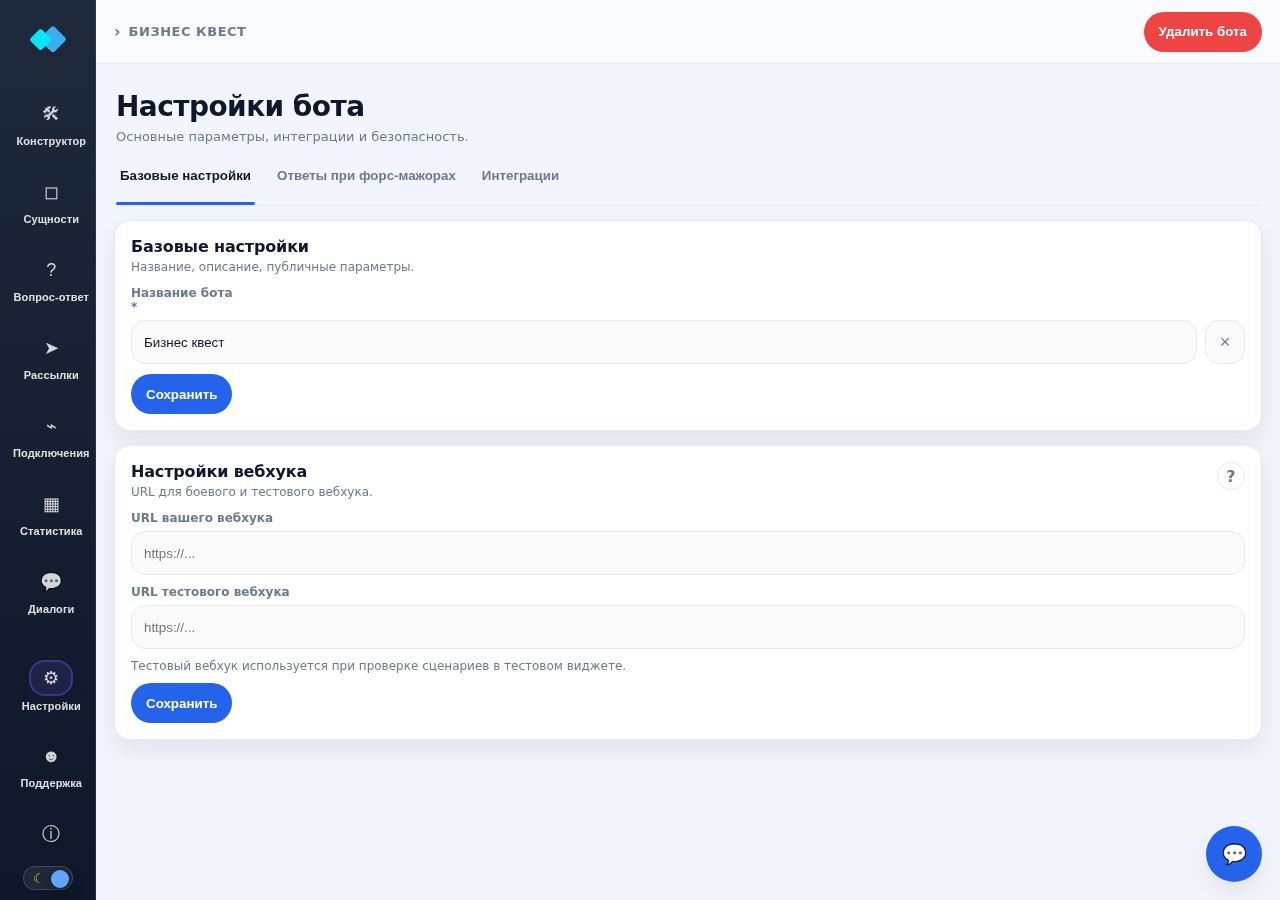
<file: panel.html>
<!doctype html>
<html lang="ru" data-theme="light">
<head>
  <meta charset="utf-8"/>
  <meta name="viewport" content="width=device-width, initial-scale=1"/>
  <title>Панель управления · Mini‑App</title>
  <link rel="stylesheet" href="panel.css"/>
</head>
<body>
  <div class="app">
    <aside class="side" id="side">
      <div class="side__top">
        <button class="side__logo" id="homeBtn" title="Проекты"><img class="sideLogoImg" src="./logo.png" alt="" onerror="this.style.display='none'; this.parentNode.querySelector('.logoMarkFallback').style.display='block';"><span class="logoMark logoMarkFallback" style="display:none">◆</span></button>
      </div>

      <nav class="side__nav" id="sideNav">
        <button class="side__item" data-view="constructor" title="Конструктор"><span class="ico">🛠</span><span class="txt">Конструктор</span></button>
        <button class="side__item is-active" data-view="entities" title="Сущности"><span class="ico">◻</span><span class="txt">Сущности</span></button>
        <button class="side__item" data-view="faq" title="Вопрос‑ответ"><span class="ico">?</span><span class="txt">Вопрос‑ответ</span></button>
        <button class="side__item" data-view="broadcasts" title="Рассылки"><span class="ico">➤</span><span class="txt">Рассылки</span></button>
        <button class="side__item" data-view="channels" title="Подключения"><span class="ico">⌁</span><span class="txt">Подключения</span></button>
        <button class="side__item" data-view="stats" title="Статистика"><span class="ico">▦</span><span class="txt">Статистика</span></button>
        <button class="side__item" data-view="dialogs" title="Диалоги"><span class="ico">💬</span><span class="txt">Диалоги</span></button>
        <div class="side__sep"></div>
        <button class="side__item" data-view="settings" title="Настройки"><span class="ico">⚙</span><span class="txt">Настройки</span></button>
        <button class="side__item" data-view="support" title="Поддержка"><span class="ico">☻</span><span class="txt">Поддержка</span></button>
        <button class="side__item" data-view="help" title="Справочный центр"><span class="ico">ⓘ</span><span class="txt">Справочный</span></button>
        <button class="side__item" data-view="profile" title="Профиль"><span class="ico">☺</span><span class="txt">Профиль</span></button>
      </nav>

      <div class="side__bottom">
        <button class="themeSwitch" id="themeSwitch" type="button" title="Тема">
          <span class="ts-ico ts-moon">☾</span>
          <span class="ts-ico ts-sun">☀</span>
          <span class="ts-knob" aria-hidden="true"></span>
        </button>
      </div>
    </aside>

    <main class="main">
      <header class="topbar">
        <div class="crumb"><span class="crumb__chev">›</span><span class="crumb__name" id="projectName">БИЗНЕС КВЕСТ</span></div>
        <div class="topbar__right"><button class="btn btn--danger" id="deleteBtn">Удалить бота</button></div>
      </header>

      <section class="page">
        <div class="page__hdr" id="pageHdr">
          <h1 id="pageTitle">Настройки бота</h1>
          <div class="page__sub" id="pageSub">Управление основными параметрами, интеграциями и безопасностью.</div>
        </div>

        <div class="tabs" id="settingsTabs" hidden>
          <button class="tab is-active" data-tab="base">Базовые настройки</button>
          <button class="tab" data-tab="fallbacks">Ответы при форс‑мажорах</button>
          <button class="tab" data-tab="integrations">Интеграции</button>
        </div>

        <div class="views">
          <section class="view" data-view="constructor">
            <div class="ctorWrap">
              <!-- embed=1: seamless mode inside work panel
                   host_side_w: fixed main menu width (see --side-w in panel.css) -->
              <iframe class="ctorFrame" id="ctorFrame" title="Конструктор mini-app" src="miniapp_sections_fixed2/app/index.html?embed=1&host_side_w=96px"></iframe>
            </div>
          </section>

          <section class="view is-show" data-view="entities">
            <div class="card">
              <div class="card__hdr">
                <div>
                  <div class="card__title">Сущности</div>
                  <div class="card__sub">Настройка сущностей mini‑app: товары, услуги, игры, страницы.</div>
                </div>
                <button class="btn">Добавить</button>
              </div>
              <div class="tableWrap">
                <table class="table">
                  <thead><tr><th>Тип</th><th>Название</th><th>Статус</th><th></th></tr></thead>
                  <tbody>
                    <tr><td>Страница</td><td>Главная</td><td><span class="pill pill--ok">активна</span></td><td class="tr">⋯</td></tr>
                    <tr><td>Игра</td><td>Колесо</td><td><span class="pill">черновик</span></td><td class="tr">⋯</td></tr>
                    <tr><td>Промо</td><td>Скидка 10%</td><td><span class="pill pill--ok">активна</span></td><td class="tr">⋯</td></tr>
                  </tbody>
                </table>
              </div>
            </div>
          </section>

          <section class="view" data-view="faq">
            <div class="card">
              <div class="card__hdr">
                <div>
                  <div class="card__title">FAQ</div>
                  <div class="card__sub">Ответы на частые вопросы клиентов в боте.</div>
                </div>
                <button class="btn">Добавить вопрос</button>
              </div>
              <div class="empty">Пока пусто. Добавь первый вопрос‑ответ.</div>
            </div>
          </section>

          <section class="view" data-view="broadcasts">
            <div class="card">
              <div class="card__hdr">
                <div>
                  <div class="card__title">Рассылки</div>
                  <div class="card__sub">Создание кампаний, сегменты, расписания.</div>
                </div>
                <button class="btn">Новая рассылка</button>
              </div>
              <div class="empty">Здесь будет список кампаний.</div>
            </div>
          </section>

          <section class="view" data-view="channels">
            <div class="card">
              <div class="card__hdr">
                <div>
                  <div class="card__title">Подключения каналов</div>
                  <div class="card__sub">Telegram, Webhook, CRM, касса, Google Sheets.</div>
                </div>
                <button class="btn">Подключить</button>
              </div>
              <div class="grid2">
                <div class="miniCard"><div class="miniCard__t">Telegram Bot API</div><div class="miniCard__s">Токен, WebApp, команды</div></div>
                <div class="miniCard"><div class="miniCard__t">Webhook</div><div class="miniCard__s">URL и тестовый URL</div></div>
              </div>
            </div>
          </section>

          <section class="view" data-view="stats">
            <div class="card">
              <div class="card__hdr">
                <div>
                  <div class="card__title">Статистика</div>
                  <div class="card__sub">Активность пользователей и выручка.</div>
                </div>
                <div class="chips">
                  <button class="chip is-on">30 дней</button>
                  <button class="chip">7 дней</button>
                  <button class="chip">Сегодня</button>
                </div>
              </div>
              <div class="grid3">
                <div class="kpi"><div class="kpi__l">Пользователи</div><div class="kpi__v">1 284</div><div class="kpi__d">+6%</div></div>
                <div class="kpi"><div class="kpi__l">Чеки</div><div class="kpi__v">312</div><div class="kpi__d">+12%</div></div>
                <div class="kpi"><div class="kpi__l">Выручка</div><div class="kpi__v">124 500 ₽</div><div class="kpi__d">+18%</div></div>
              </div>
              <div class="ph">Графики подключим позже (API).</div>
            </div>
          </section>

          <section class="view" data-view="dialogs">
            <div class="card">
              <div class="card__hdr">
                <div>
                  <div class="card__title">Диалоги</div>
                  <div class="card__sub">История обращений, ответы оператора.</div>
                </div>
              </div>
              <div class="empty">Диалогов пока нет.</div>
            </div>
          </section>

          <section class="view" data-view="settings">
            <div class="stack">
              <div class="card">
                <div class="card__hdr">
                  <div>
                    <div class="card__title">Базовые настройки</div>
                    <div class="card__sub">Название, описание, публичные параметры.</div>
                  </div>
                </div>
                <div class="form">
                  <label class="field">
                    <span>Название бота<span class="req">*</span></span>
                    <div class="field__row">
                      <input class="input" id="botTitle" placeholder="Бизнес квест" value="Бизнес квест"/>
                      <button class="iconBtn" type="button" title="Очистить" id="clearTitle">×</button>
                    </div>
                  </label>

                  <div class="actions">
                    <button class="btn btn--primary" id="saveBase">Сохранить</button>
                    <span class="mut" id="saveHint"></span>
                  </div>
                </div>
              </div>

              <div class="card">
                <div class="card__hdr">
                  <div>
                    <div class="card__title">Настройки вебхука</div>
                    <div class="card__sub">URL для боевого и тестового вебхука.</div>
                  </div>
                  <span class="info">?</span>
                </div>
                <div class="form">
                  <label class="field"><span>URL вашего вебхука</span><input class="input" placeholder="https://..."/></label>
                  <label class="field"><span>URL тестового вебхука</span><input class="input" placeholder="https://..."/></label>
                  <div class="mut">Тестовый вебхук используется при проверке сценариев в тестовом виджете.</div>
                  <div class="actions"><button class="btn btn--primary">Сохранить</button></div>
                </div>
              </div>

              <div class="card" id="tab_integrations" hidden>
                <div class="card__hdr card__hdr--split">
                  <div>
                    <div class="card__title">Интеграции</div>
                    <div class="card__sub">
                      Подключи Telegram-бота для начисления бонусов и кэшбэка.
                    </div>
                  </div>
                  <span class="pill" id="botStatusBadge">Не подключён</span>
                </div>

                <div class="form">
                  <label class="field">
                    <span>Имя бота <span class="mut">(опционально)</span></span>
                    <input class="input" id="botUsername" placeholder="@my_loyalty_bot">
                  </label>

                  <label class="field">
                    <span>Токен бота</span>
                    <input
                      class="input"
                      id="botToken"
                      type="password"
                      autocomplete="off"
                      placeholder="123456:ABC-DEF..."
                    >
                    <div class="mut">
                      Токен хранится зашифрованным в нашем хранилище и не показывается повторно.
                    </div>
                  </label>

                  <div class="actions">
                    <!-- Кнопка на всю ширину -->
                    <button
                      class="btn btn--primary"
                      id="saveBotIntegration"
                      style="width:100%;"
                    >
                      Сохранить интеграцию
                    </button>
                  </div>

                  <div class="mut" id="botSaveHint"></div>
                </div>
              </div>

            </div>
          </section>

          <section class="view" data-view="support">
            <div class="card">
              <div class="card__hdr">
                <div>
                  <div class="card__title">Поддержка</div>
                  <div class="card__sub">Связь с поддержкой и статусы заявок.</div>
                </div>
              </div>
              <div class="empty">Напиши нам — отвечаем быстро.</div>
            </div>
          </section>

          <section class="view" data-view="help">
            <div class="card">
              <div class="card__hdr">
                <div>
                  <div class="card__title">Справочный центр</div>
                  <div class="card__sub">Инструкции и гайды по настройке.</div>
                </div>
              </div>
              <div class="empty">Раздел в разработке.</div>
            </div>
          </section>

          <section class="view" data-view="profile">
            <div class="card">
              <div class="card__hdr">
                <div>
                  <div class="card__title">Профиль</div>
                  <div class="card__sub">Аккаунт, доступы, уведомления.</div>
                </div>
              </div>
              <div class="empty">Раздел в разработке.</div>
            </div>
          </section>
        </div>
      </section>

      <button class="chatFab" title="Чат поддержки">💬</button>
    </main>
  </div>

  <script src="panel.js"></script>
</body>
</html>
</file>
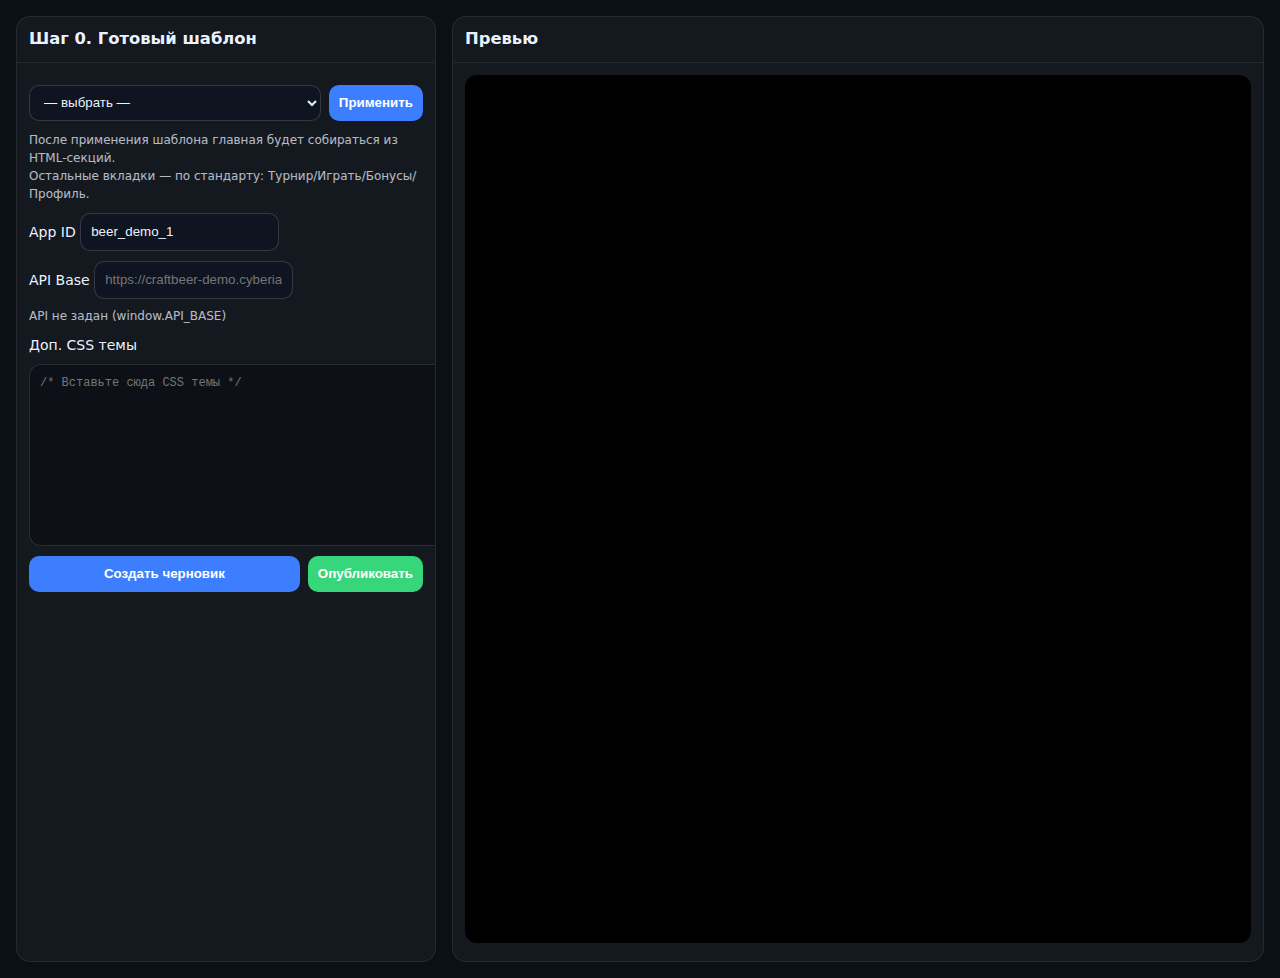
<file: admin/admin_index.built.html>
<!doctype html>
<html lang='ru'><head><meta charset='utf-8'>
<meta name='viewport' content='width=device-width, initial-scale=1'>
<title>Конструктор Mini‑App</title>
<style>body{margin:0;background:#0b0f16;color:#eaf2ff;font:14px/1.5 Inter,system-ui,Segoe UI,Roboto,Helvetica,Arial,sans-serif}.layout{display:grid;grid-template-columns:420px 1fr;gap:16px;min-height:100vh;padding:16px}.panel{background:rgba(255,255,255,.04);border:1px solid rgba(255,255,255,.08);border-radius:14px;overflow:hidden}.panel h3{margin:0;padding:10px 12px;border-bottom:1px solid rgba(255,255,255,.08)}.panel .body{padding:12px}#frame{width:100%;height:calc(100vh - 32px);border:0;border-radius:12px;background:#000}.row{display:grid;gap:8px;margin:10px 0}textarea{min-height:160px;width:100%;background:#0d1117;color:#cfe3ff;border:1px solid rgba(255,255,255,.12);border-radius:12px;padding:10px;font:12px/1.4 ui-monospace,Menlo,Consolas,monospace}input,select,button{height:36px;border-radius:10px;border:1px solid rgba(255,255,255,.16);background:#0e1420;color:#eaf2ff;padding:0 10px}button.btn{background:#3d7eff;color:#fff;border:0;font-weight:800;cursor:pointer}.grid2{display:grid;grid-template-columns:1fr auto;gap:8px}.mut{opacity:.75;font-size:12px}</style>
</head><body>
<div class='layout'><div class='panel'><h3>Шаг 0. Готовый шаблон</h3><div class='body'>
<div class='row grid2'><select id='tpl_builtin'><option value=''>— выбрать —</option><option value='Beer Main'>Beer Main</option><option value='Demo Main'>Demo Main</option><option value='SalesGenius Main'>SalesGenius Main</option></select><button id='tpl_apply' class='btn'>Применить</button></div>
<div class='mut'>После применения шаблона главная будет собираться из HTML-секций.<br>Остальные вкладки — по стандарту: Турнир/Играть/Бонусы/Профиль.</div>
<div class='row'><label>App ID <input id='app_id' placeholder='beer_demo_1' value='beer_demo_1'></label></div>
<div class='row'><label>API Base <input id='api_base_input' placeholder='https://craftbeer-demo.cyberian13.workers.dev'></label><div id='api_hint' class='mut'></div></div>
<div class='row'><label>Доп. CSS темы</label><textarea id='theme_css' placeholder='/* Вставьте сюда CSS темы */'></textarea></div>
<div class='row grid2'><button id='save_draft' class='btn'>Создать черновик</button><button id='publish_btn' class='btn' style='background:#37d67a'>Опубликовать</button></div>
</div></div>
<div class='panel'><h3>Превью</h3><div class='body'><div class='mut' id='prev_url'></div><iframe id='frame' title='Mini Preview'></iframe></div></div></div>
<script src='templates.js'></script>
<script src='templates.beer_main.js'></script>
<script>window.BUILTIN_THEMES=window.BUILTIN_THEMES||{};window.BUILTIN_THEMES["Beer Main"]=`
    :root{
      --tabH: 64px;
      --navGap: 12px;
      --bg:#0b0c15; --text:#f4f6fa; --border:rgba(255,255,255,.10);
      --amber:#f9b24d; --green:#37d67a; --red:#ff6b6b; --blue:#3d7eff;
      --appW: 428px;
      --wrapPadX: 14px;
      --wrapPadTop: 16px;
    }
    *{ box-sizing:border-box }
    img{ max-width:100%; display:block }
    html,body{ height:100% }
    body{
      margin:0; background:var(--bg); color:var(--text);
      font:16px/1.45 Inter,system-ui,-apple-system,"Segoe UI",Roboto,Helvetica,Arial,sans-serif;
      overscroll-behavior: none;
    }
    @media (min-width:900px){ body{ display:grid; place-items:center; } }
    .wrap{
      width:100%; max-width:1080px; margin:0 auto;
      min-height:100svh;
      padding:16px 14px calc(var(--tabH) + var(--navGap) + env(safe-area-inset-bottom,0px) + 22px);
    }
    @media (min-width:900px){
      .wrap{ max-width:var(--appW); padding:20px 14px calc(var(--tabH) + var(--navGap) + env(safe-area-inset-bottom,0px) + 22px); }
    }
    main>section, section.page{ display:none }
    main>section.active, section.page.active{ display:block }

    /* bottom nav */
    .btm-nav{
      position:fixed; left:0; right:0;
      bottom: calc(var(--navGap) + env(safe-area-inset-bottom, 0px));
      height: var(--tabH);
      z-index: 9999;
      display:grid; grid-template-columns:repeat(5,1fr); align-items:center;
      padding: 6px 6px 6px;
      background: rgba(10,12,14,.72);
      -webkit-backdrop-filter: blur(10px); backdrop-filter: blur(10px);
      border: 1px solid rgba(255,255,255,.08);
      border-left:0; border-right:0; border-bottom:0;
      border-radius: 16px 16px 0 0;
    }
    .btm-nav .tab{
      height:100%; border:0; background:none; color:#dfe3e6; cursor:pointer;
      display:flex; flex-direction:column; align-items:center; justify-content:center; gap:4px;
      font-size:11px; font-weight:700;
      filter: grayscale(.35) saturate(.8); opacity:.85;
      border-radius:14px; -webkit-tap-highlight-color:transparent;
    }
    .btm-nav .tab img{ width:24px; height:24px }
    .btm-nav .tab:active{ transform: translateY(1px) }
    .btm-nav .tab.active{ opacity:1; filter:none; color:#fff; position:relative }
    .btm-nav .tab.active::before{
      content:""; position:absolute; inset:6px 10px 18px 10px; z-index:-1;
      background: linear-gradient(180deg, rgba(255,255,255,.06), rgba(255,255,255,.02));
      border:1px solid rgba(255,255,255,.08); border-radius:12px;
    }
    @media (min-width:900px){
      .btm-nav{ left:50%; right:auto; width: var(--appW); transform: translateX(-50%); }
    }

    /* cards */
    .card{ background:rgba(255,255,255,.05); border:1px solid var(--border); border-radius:16px; padding:16px; }
    .page-title{ margin:0 0 12px }
    .h1{ font-weight:800; font-size:20px; margin:0 0 8px }
    .muted-sm{ opacity:.8 }

    /* sheet */
    .sheet{ position:fixed; inset:0; z-index:9990; pointer-events:none; }
    .sheet.is-open{ pointer-events:auto; }
    .sheet__overlay{
      position:absolute; left:0; right:0; top:0;
      bottom: calc(var(--tabH) + var(--navGap) + env(safe-area-inset-bottom, 0px));
      background: rgba(0,0,0,.48); opacity:0; transition:opacity .2s ease;
      -webkit-backdrop-filter: blur(4px); backdrop-filter: blur(4px);
    }
    .sheet.is-open .sheet__overlay{ opacity:1; }
    .sheet__panel{
      position:absolute; left:0; right:0; margin:0 auto;
      width:min(820px,100%); max-height:88vh; overflow:auto;
      background:linear-gradient(180deg, rgba(18,20,24,.98), rgba(18,20,24,.96));
      border:1px solid rgba(255,255,255,.08);
      box-shadow:0 20px 40px rgba(0,0,0,.45);
      transition: transform .28s cubic-bezier(.2,.8,.2,1), opacity .2s ease;
      padding:12px 14px calc(16px + var(--tabH) + var(--navGap) + env(safe-area-inset-bottom, 0px));
      will-change: transform;
      touch-action: pan-y;
    }
    .sheet.sheet-bottom .sheet__panel{ bottom:0; top:auto; border-radius: 16px 16px 0 0; transform: translateY(100%); }
    .sheet.is-open.sheet-bottom .sheet__panel{ transform: translateY(0); }
    .sheet__handle{ width:42px; height:4px; border-radius:999px; margin:6px auto 10px; background:rgba(255,255,255,.18) }
    .sheet__header{ display:flex; align-items:center; gap:10px; margin:0 0 8px }
    .sheet__title{ font-weight:800; font-size:18px; margin:0 }
    .sheet__close{ margin-left:auto; border:0; background:transparent; color:#fff; opacity:.85; width:36px; height:36px; border-radius:10px; display:grid; place-items:center }
    .sheet__close:active{ transform:translateY(1px); opacity:1 }
    .sheet__body{ display:grid; gap:10px }
    body.sheet-open{ overflow:hidden }
    @media (min-width:900px){ .sheet__panel{ width:min(var(--appW),92vw); } }

    /* HERO */
    .hero{ position: relative; margin: calc(-1 * var(--wrapPadTop)) calc(-1 * var(--wrapPadX)) 14px; padding-top: env(safe-area-inset-top, 0px); background:#000; overflow:hidden; }
    .hero__media{ width:100%; height: clamp(260px, 42vh, 460px); object-fit: cover; display:block; }
    .hero::after{ content:""; position:absolute; left:0; right:0; bottom:-1px; height:84px; pointer-events:none; background:linear-gradient(180deg, rgba(0,0,0,0) 0%, var(--bg) 100%); }
    @media (min-width:900px){ .hero{ margin-left: calc((var(--appW) - 100vw)/2 - var(--wrapPadX)); margin-right: calc((var(--appW) - 100vw)/2 - var(--wrapPadX)); } }

    /* Promo */
    .promo{ display:grid; grid-template-columns:48px 1fr auto; align-items:center; gap:12px; padding:10px 12px; margin:0 0 12px; background: rgba(255,255,255,.05); border:1px solid rgba(255,255,255,.08); border-radius:16px; }
    .promo__icon{ width:48px; height:48px; border-radius:12px; display:grid; place-items:center; background:rgba(255,255,255,.06); overflow:hidden }
    .promo__icon img{ width:28px; height:28px; display:block }
    .promo__title{ font-weight:800 }
    .promo__sub{ opacity:.8; font-size:13px; margin-top:2px }
    .promo__btn{ height:36px; padding:0 14px; border-radius:999px; border:1px solid rgba(255,255,255,.10); background:linear-gradient(180deg,#f9b24d,#f29117); color:#16181e; font-weight:900; cursor:pointer; }
    .promo__btn:active{ transform: translateY(1px) }

    /* List */
    .list-card .list-head{ font:800 16px/1.2 Inter,system-ui; margin-bottom:8px }
    .list{ display:grid; gap:8px }
    .list-card .list__item{ background:transparent; border:0; box-shadow:none }
    .list-card.tight .list{ margin-left:-16px; margin-right:-16px }
    .list-card.tight .list__item{ padding:12px 16px; gap:10px; display:grid; grid-template-columns:36px 1fr auto; align-items:center; }
    .list-card.tight .list__icon{ width:36px; height:36px; border-radius:10px; display:grid; place-items:center; background:rgba(255,255,255,.06); overflow:hidden }
    .list-card.tight .list__icon img{ width:22px; height:22px; display:block }
    .list__text{ display:grid; gap:4px }
    .list__title{ font-weight:800 }
    .list__sub{ opacity:.8; font-size:13px }
    .list__chev-btn{ width:36px; height:36px; display:grid; place-items:center; border-radius:999px; border:1px solid rgba(255,255,255,.10); background:transparent; color:inherit; font-size:18px; cursor:pointer; }
    .list__chev-btn:active{ transform:translateY(1px) }
    .list-card .list__item:hover{ background: rgba(255,255,255,.04) }

    /* badges, meters */
    .badge{ display:inline-grid; place-items:center; padding:3px 8px; border-radius:999px; font:700 12px/1 Inter; background:rgba(255,255,255,.08); border:1px solid rgba(255,255,255,.12); }
    .badge--amber{ background:rgba(249,178,77,.15); border-color:rgba(249,178,77,.35); color:#ffd59c }
    .badge--green{ background:rgba(55,214,122,.15); border-color:rgba(55,214,122,.35); color:#bff5d6 }
    .meter{ height:8px; border-radius:999px; background:rgba(255,255,255,.08); overflow:hidden }
    .meter>i{ display:block; height:100%; width:0%; background:linear-gradient(90deg,#f9b24d,#f29117); }

    /* buttons */
    .btn{ height:40px; padding:0 14px; border-radius:12px; border:1px solid rgba(255,255,255,.12); background:rgba(255,255,255,.04); color:#fff; font-weight:800; cursor:pointer }
    .btn:active{ transform: translateY(1px) }
    .btn-primary{ background:linear-gradient(180deg,#f9b24d,#f29117); color:#16181e; border:0 }

    /* grid small */
    .g{ display:grid; gap:10px }
    .g2{ grid-template-columns:1fr 1fr }
    .g3{ grid-template-columns:1fr 1fr 1fr }
    @media (max-width:420px){ .g2,.g3{ grid-template-columns:1fr } }

    /* Cap Toss area – reliable pointer input */
    #cap-area{ touch-action:none; user-select:none; -webkit-user-select:none; position:relative; margin-top:10px; height:260px; border:1px dashed rgba(255,255,255,.18); border-radius:12px; overflow:hidden; background:radial-gradient(120% 120% at 50% 100%, rgba(249,178,77,.12), rgba(255,255,255,.02)); }
    #cap-area canvas{ position:absolute; inset:0; width:100%; height:100%; display:block }
    #cap-area .cap-msg{ position:absolute; left:50%; top:50%; transform:translate(-50%,-50%); opacity:.8; font-size:14px; text-align:center }

    /* confetti canvas */
    #confetti{ position:fixed; inset:0; pointer-events:none; z-index:99999; }
  



/* ===== Слайдер Slider ===== */
:root{ --introBottomPad: 28px; } /* насколько выше кнопки от нижней перекладины */

.intro{
  position:fixed; inset:0; z-index:10050;
  background:#000; color:#fff;
  display:none; pointer-events:auto;
}
.intro.is-open{ display:block; }
body.intro-open{ overflow:hidden; }

.intro__wrap{
  position:absolute; inset:0;
  display:flex; flex-direction:column;
  padding:
    calc(env(safe-area-inset-top,0px) + 6px)
    14px
    calc(env(safe-area-inset-bottom,0px) + var(--introBottomPad));
}

.intro__progress{
  display:flex; gap:8px; justify-content:center;
  padding:8px 0 12px;
}
.intro__seg{ width:44px; height:4px; border-radius:999px; background:rgba(255,255,255,.28) }
.intro__seg.active{ background:#fff }

.intro__stage{
  flex:1; display:grid; place-items:center; padding:12px; text-align:center;
}
.intro__slides{ width:100% }
.intro__slide{ display:none }
.intro__slide.active{ display:block }

.intro__h1{ font-weight:900; font-size:28px; margin:0 0 10px }
.intro__p{ opacity:.85; font-size:15px; margin:0 auto; max-width:26ch }

/* низ экрана — динамически рендерим набор кнопок */
.intro__actions{
  margin-top:auto; display:grid; gap:10px;
  padding-top:8px;
}
.intro__actions--one{ grid-template-columns:1fr }
.intro__actions--two{ grid-template-columns:1fr 1fr }

.intro__btn{
  height:52px; padding:0 16px; border-radius:16px;
  border:1px solid rgba(255,255,255,.18);
  background:rgba(255,255,255,.06);
  color:#fff; font-weight:800; cursor:pointer;
}
.intro__btn--primary{ background:#fff; color:#000; border-color:#fff }
.intro__btn--ghost{ background:transparent }
.intro__btn:active{ transform:translateY(1px) }

@media (min-width:900px){
  .intro__wrap{ max-width: var(--appW,428px); margin:0 auto }
}



  /* ===== GAMES CARD Карточки на главной игры ===== */
.list-card.games .list__item{ background:transparent; border:0; box-shadow:none }
.list__btn{
  height:36px; padding:0 14px; border-radius:999px;
  border:1px solid rgba(255,255,255,.10);
  background:rgba(255,255,255,.06);
  color:#fff; font-weight:800; cursor:pointer;
}
.list__btn--primary{ background:#fff; color:#000; border-color:#fff }
.list__btn:active{ transform:translateY(1px) }

/* чуть плотнее сетка под кнопку справа */
.list-card.games.tight .list__item{
  grid-template-columns:36px 1fr auto;
}
:root{ --gap-block: 16px; }           /* подправь число при желании */
.card.list-card.games{ margin-top: var(--gap-block); }

 


  /* ===== LEADERBOARD Турнир (Clicker) ===== */
.lb-card { padding:12px; }
.lb-head{ display:flex; align-items:center; justify-content:space-between; gap:12px; margin-bottom:10px; }
.lb-title{ font-weight:900; font-size:18px; }
.lb-sub{ opacity:.75; font-weight:600; font-size:12px; }

.lb-seg{
  display:inline-grid; grid-auto-flow:column; gap:6px; padding:4px; border-radius:999px;
  background:rgba(255,255,255,.06); border:1px solid rgba(255,255,255,.10);
}
.lb-seg button{
  height:30px; min-width:86px; padding:0 12px; border-radius:999px; border:0; cursor:pointer;
  font-weight:800; color:#fff; background:transparent;
}
.lb-seg button[aria-pressed="true"]{ background:#fff; color:#000; }

.lb-you{
  display:flex; align-items:center; gap:10px;
  padding:10px 12px; border-radius:14px; background:rgba(255,255,255,.06); border:1px solid rgba(255,255,255,.10);
  margin-bottom:10px;
}
.lb-you__avatar{
  width:36px; height:36px; border-radius:10px; background:#222; display:grid; place-items:center; font-weight:900;
}
.lb-you__name{ font-weight:800; }
.lb-you__score{ margin-left:auto; font-weight:900; }

.lb-list{ display:flex; flex-direction:column; gap:8px; }
.lb-row{
  display:grid; grid-template-columns:28px 36px 1fr auto; align-items:center; gap:10px;
  padding:10px 12px; border:1px solid rgba(255,255,255,.08); background:rgba(255,255,255,.03); border-radius:14px;
}
.lb-rank{ font-weight:900; opacity:.9; text-align:center; }
.lb-avatar{ width:36px; height:36px; border-radius:10px; background:#1b1c22; display:grid; place-items:center; font-weight:900; }
.lb-name{ font-weight:800; overflow:hidden; text-overflow:ellipsis; white-space:nowrap; }
.lb-score{ font-weight:900; }

.lb-medal-1 .lb-rank{ color:#ffd34d; }
.lb-medal-2 .lb-rank{ color:#cbd3ff; }
.lb-medal-3 .lb-rank{ color:#ffb27a; }

.lb-actions{ display:flex; gap:10px; margin-top:12px; }
.lb-btn{
  flex:1; height:42px; border-radius:12px; border:1px solid rgba(255,255,255,.12);
  background:rgba(255,255,255,.06); color:#fff; font-weight:800; cursor:pointer;
}
.lb-btn--primary{ background:#fff; color:#000; border-color:#fff; }

@media (min-width:900px){
  #leaderboard .inner{ max-width: var(--appW, 428px); margin:0 auto; }
}

 


/* ===== FLAPPY LITE+ Шмель  (overlay) ===== */
.flappy{ position:fixed; inset:0; z-index:10060; background:#000; color:#fff; display:none; }
.flappy.is-open{ display:block; }
body.flappy-open{ overflow:hidden; }

.flappy__wrap{
  position:absolute; inset:0; display:flex; flex-direction:column;
  padding: calc(env(safe-area-inset-top,0px)+8px) 14px calc(env(safe-area-inset-bottom,0px)+14px);
}

/* HUD */
.fl-hud{ width:100%; max-width:520px; margin:0 auto 8px; position:relative; z-index:30; } /* ↑ поверх сцены */
.fl-hud__row{ display:grid; justify-items:center; gap:6px; }
.fl-score{ font:900 clamp(28px,8vw,48px)/1 Inter,system-ui; text-shadow:0 2px 10px rgba(0,0,0,.25) }
.fl-bar{ width:100%; height:4px; border-radius:999px; background:rgba(255,255,255,.18); overflow:hidden }
.fl-bar>i{ display:block; height:100%; width:100%; background:#fff; transform-origin:left center; }

/* HUD: coins + shield */
.fl-stats{ display:flex; justify-content:center; gap:14px; margin-top:6px; }
.fl-stat{ display:flex; align-items:center; gap:8px; padding:6px 10px; border-radius:999px;
  background:rgba(255,255,255,.06); border:1px solid rgba(255,255,255,.1); font:800 13px/1 Inter;
}
.fl-ico{ width:18px; height:18px; background:center/contain no-repeat; opacity:.95 }
#fl-coin-count{ font:800 14px/1 Inter }
.fl-shield-wrap{ display:flex; align-items:center; gap:8px; }
.fl-shield-bar{ width:88px; height:4px; border-radius:999px; background:rgba(255,255,255,.18); overflow:hidden }
.fl-shield-bar>i{ display:block; height:100%; width:100%; background:#6be3ff; transform-origin:left center; }

/* Stage */
.fl-stage{
  flex:1; position:relative; overflow:hidden; border-radius:16px;
  background: linear-gradient(180deg,#0a0c14 0%, #0f1626 100%);
  z-index:1; /* базовый слой сцены */
}
.fl-hint{
  position:absolute; left:0; right:0; top:18%;
  text-align:center; font:800 16px/1.2 Inter; opacity:.75; pointer-events:none; z-index:15;
}

/* Sprites sizes (override via JS) */
:root{ --bird-w: 48px; --bird-h: 36px; --pipe-w: 76px; --coin-w: 32px; --coin-h: 32px; --pow-w: 34px; --pow-h: 34px; }

/* Bird */
.fl-bird{
  position:absolute; width:var(--bird-w); height:var(--bird-h); transform:translate(-50%,-50%) rotate(0deg);
  background: radial-gradient(circle at 35% 35%, #ffdd66, #ff9a00);
  border-radius:14px; box-shadow:0 8px 18px rgba(255,154,0,.35), inset 0 0 10px rgba(255,255,255,.25);
  will-change: transform, top, left;
  z-index:20; /* птица над трубами/монетами */
}
.fl-bird--sprite{ background:center/contain no-repeat; border-radius:0; box-shadow:none; }
.fl-bird--shield{ box-shadow:0 0 0 3px rgba(107,227,255,.8), 0 0 30px rgba(107,227,255,.55); }

/* Pipes */
.fl-pipe-part{
  position:absolute; width:var(--pipe-w);
  background: linear-gradient(180deg,#6BFF7A,#1ED760);
  border:1px solid rgba(255,255,255,.08); box-shadow:0 10px 22px rgba(30,215,96,.25), inset 0 0 10px rgba(255,255,255,.15);
  z-index:10; /* ниже птицы и результата */
}
.fl-pipe--sprite{ background: center / 100% 100% no-repeat; border:none; box-shadow:none; }

/* Items: coin & shield power-up */
.fl-coin,.fl-power{
  position:absolute; transform:translate(-50%,-50%); will-change: left, top;
  width:var(--coin-w); height:var(--coin-h); background:center/contain no-repeat;
  z-index:12; /* над трубами, но ниже птицы и результата */
}
.fl-power{ width:var(--pow-w); height:var(--pow-h); }

/* Result (поверх всего) */
.fl-result{
  position:absolute; inset:0; display:none; place-items:center; padding:16px;
  z-index:9999;            /* <-- ключ: над монетами/трубами/птицей */
  pointer-events:auto;
}
.fl-result.show{ display:grid; }
.fl-card{
  width:min(100%,520px); background:rgba(255,255,255,.06); border:1px solid rgba(255,255,255,.10);
  border-radius:18px; padding:12px 16px; display:grid; grid-template-columns:1fr 1fr auto; gap:14px; align-items:center;
}
.fl-cell{ display:grid; gap:4px; justify-items:center }
.fl-val{ font:800 20px/1 Inter } .fl-sub{ font:600 12px/1.1 Inter; opacity:.8 } .fl-chev{ font:20px/1 Inter; opacity:.6 }

/* CTA bottom (safe-area) */
:root{ --ctaGap: 44px; }
.fl-cta{
  position:absolute; left:14px; right:14px;
  bottom: calc(env(safe-area-inset-bottom,0px) + var(--ctaGap));
  display:none; z-index:50; /* над сценой, но под результатом */
}
.fl-cta.show{ display:block; }
.fl-cta .btn{ width:100%; height:52px; border-radius:16px; font:800 16px/1 Inter; background:#fff; color:#000; border:1px solid #fff; }

@media (min-width:900px){ .flappy__wrap{ max-width:var(--appW,428px); margin:0 auto } }

/* === ТЮНИНГ ЩИТА И РАДИУСОВ === */
:root{
  --bird-radius: 50px;
  --shield-ring: 0px;
  --shield-ring-color: rgba(107,227,255,.95);
  --shield-glow-color: rgba(107,227,255,.55);
  --shield-glow-blur: 28px;
  --shield-pulse: 1.6s;
}

/* птичка всегда со скруглением через переменную */
.fl-bird{ border-radius: var(--bird-radius); }
/* если используешь спрайт — оставляем скругление */
.fl-bird--sprite{ border-radius: var(--bird-radius); }

/* активный щит: кольцо + подсветка + пульс */
.fl-bird--shield{
  box-shadow: 0 0 var(--shield-glow-blur) var(--shield-glow-color);
  position: relative;
}
.fl-bird--shield::after{
  content:"";
  position:absolute; inset: calc(-1*var(--shield-ring));
  border-radius: inherit;
  border: var(--shield-ring) solid var(--shield-ring-color);
  box-shadow: 0 0 var(--shield-glow-blur) var(--shield-glow-color);
  animation: shieldPulse var(--shield-pulse) ease-in-out infinite;
  pointer-events: none;
}

@keyframes shieldPulse{
  0%  { box-shadow: 0 0 var(--shield-glow-blur) var(--shield-glow-color), 0 0 0 0 rgba(107,227,255,.35); }
  60% { box-shadow: 0 0 calc(var(--shield-glow-blur)*1.2) var(--shield-glow-color), 0 0 0 10px rgba(107,227,255,0); }
  100%{ box-shadow: 0 0 var(--shield-glow-blur) var(--shield-glow-color), 0 0 0 0 rgba(107,227,255,0); }
}

/* Пусть Flappy целиком берёт тот же шрифт, что и весь мини-апп */
.flappy, .flappy * { font-family: inherit !important; }




    /* ===== BONUSES (чистая версия) ===== */

    /* Отступы между карточками в разделе */
    #bonuses>.card {
      margin-top: 14px;
    }

    #bonuses>.card:first-child {
      margin-top: 0;
    }

    /* Заголовок карточки */
    #bonuses .bonus-card {
      padding: 14px;
      overflow: hidden;
    }

    #bonuses .bonus-card .h2 {
      margin: 0 0 8px;
      font-weight: 800;
    }

    /* Хедер: слева плашка с выбранным бонусом */
    .bonus-head {
      display: flex;
      align-items: center;
      gap: 12px;
      flex-wrap: wrap;
      margin: 0 0 10px;
    }

    .picked-pill {
      display: flex;
      align-items: center;
      gap: 10px;
      min-height: 40px;
      padding: 8px 12px;
      border-radius: 999px;
      border: 1px solid var(--border, rgba(255, 255, 255, .12));
      background: rgba(255, 255, 255, .04);
      font-weight: 700;
    }

    .picked-pill img {
      width: 28px;
      height: 28px;
      border-radius: 8px;
      object-fit: cover;
      display: block;
    }

    .picked-pill.muted {
      opacity: .7;
      font-weight: 600;
      background: linear-gradient(135deg, rgba(61, 224, 197, .12), rgba(123, 91, 255, .16));
    }

    /* Колесо — устойчивое, фиксированной высоты */
    .bonus-wheel {
      position: relative;
      height: 180px;
      /* фикс высота — не появится прокрутка */
      overflow: hidden;
      border-radius: 14px;
      background: linear-gradient(180deg, rgba(255, 255, 255, .02), rgba(255, 255, 255, 0) 60%);
      margin-top: 6px;
    }

    .bonus-wheel .wheel-track {
      position: relative;
      width: 100%;
      height: 100%;
      touch-action: pan-x;
      user-select: none;
      cursor: grab;
    }

    .bonus-card.dragging .wheel-track {
      cursor: grabbing;
    }

    /* Карточка бонуса */
    .bonus-wheel .bonus {
      all: unset;
      position: absolute;
      left: 50%;
      top: 50%;
      width: 96px;
      height: 96px;
      border-radius: 16px;
      overflow: hidden;
      transform: translate(-50%, -50%);
      will-change: transform;
      transition: transform .25s ease, filter .25s ease, opacity .25s ease, box-shadow .25s ease;
    }

    .bonus-wheel .bonus img {
      width: 100%;
      height: 100%;
      object-fit: cover;
      display: block;
    }

    .bonus-wheel .bonus span {
      position: absolute;
      left: 50%;
      bottom: -22px;
      transform: translateX(-50%);
      font-size: 12px;
      opacity: .85;
      white-space: nowrap;
      pointer-events: none;
    }

    .bonus-wheel .bonus:not(.active) {
      filter: grayscale(.18) brightness(.95);
      opacity: .9;
    }

    .bonus-wheel .bonus.active {
      box-shadow:
        0 0 0 2px rgba(123, 91, 255, .55) inset,
        0 10px 28px rgba(123, 91, 255, .35),
        0 0 22px rgba(61, 224, 197, .25);
    }

    /* Мягкая подсветка центра (опционально) */
    .bonus-wheel .wheel-center {
      pointer-events: none;
      position: absolute;
      inset: 0;
      background: radial-gradient(ellipse at center, rgba(123, 91, 255, .10), transparent 55%);
      mask: linear-gradient(#000 30%, transparent 80%);
    }

    /* Нижняя панель действий: Крутануть + Забрать + статус */
    .bonus-card .actions {
      margin-top: 10px;
      display: grid;
      grid-template-columns: 1fr 1fr auto;
      gap: 8px;
      align-items: center;
    }

    #spinBtn,
    #claimBtn {
      min-height: 40px;
    }

    #claimBtn[disabled] {
      opacity: .6;
      pointer-events: none;
    }

    #picked {
      opacity: .8;
    }

    /* Хедер сверху — только плашка */
    .bonus-head {
      display: flex;
      gap: 12px;
      margin: 0 0 10px;
    }

    .picked-pill {
      display: flex;
      align-items: center;
      gap: 10px;
      padding: 8px 12px;
      border-radius: 999px;
      border: 1px solid var(--border, rgba(255, 255, 255, .12));
      background: rgba(255, 255, 255, .04);
      font-weight: 700;
    }

    .picked-pill.muted {
      opacity: .7;
      font-weight: 600;
    }

    /* Низ: две кнопки рядом + статус */
    .bonus-card .actions {
      margin-top: 10px;
      display: grid;
      grid-template-columns: 1fr 1fr auto;
      /* [Крутануть] [Забрать] [—] */
      gap: 8px;
      align-items: center;
    }

    #spinBtn,
    #claimBtn {
      min-height: 40px;
    }

    #claimBtn[disabled] {
      opacity: .6;
      pointer-events: none;
    }

    #picked {
      opacity: .8;
    }


    /*Последние призы для шторки горизонтальные строчки призов только внутри шторки */
#sheet #pf-prizes-sheet{
  display:flex;
  flex-wrap:wrap;
  gap:8px;
  overflow:visible;
}
/* клон-дорожку марквии в шторке прячем */
#sheet #pf-prizes-sheet + .ticker__clone{ display:none; }

  


  /* Toasts ТОСТ ОКОШКО*/
.toasts{
  position:fixed; right:16px; bottom:calc(env(safe-area-inset-bottom,0px) + 16px);
  z-index:100000; display:grid; gap:8px; width:min(92vw,320px); pointer-events:none;
}
.toast{
  pointer-events:auto; display:flex; align-items:center; gap:10px;
  padding:12px 14px; border-radius:14px; color:#fff;
  background:rgba(18,20,24,.96); border:1px solid rgba(255,255,255,.12);
  box-shadow:0 10px 24px rgba(0,0,0,.35);
  transform:translateX(120%); opacity:0; animation:toast-in .25s ease forwards;
}
.toast--error{ border-color:rgba(255,107,107,.45); box-shadow:0 10px 24px rgba(255,107,107,.15); }
.toast--ok{    border-color:rgba(55,214,122,.45);  box-shadow:0 10px 24px rgba(55,214,122,.15); }
.toast__close{ margin-left:auto; opacity:.7; background:transparent; border:0; color:inherit; cursor:pointer; }
@keyframes toast-in { to { transform:translateX(0); opacity:1; } }
@keyframes toast-out{ to { transform:translateX(120%); opacity:0; } }

/* визуально «заблокируем», но клики ловим для тоста */
#spinBtn.is-locked{ opacity:.6; }
#spinBtn.is-locked:active{ transform:none; }




  /* Trivia Викторина */

.trivia-q{ display:grid; gap:12px; }
.trivia-title{ font-weight:800; }
.trivia-opts{ display:grid; gap:8px; }
.trivia-opt{
  display:flex; align-items:center; gap:10px; padding:12px 14px;
  border-radius:12px; border:1px solid rgba(255,255,255,.12);
  background:rgba(255,255,255,.04); cursor:pointer; user-select:none;
  transition:.15s ease;
}
.trivia-opt input{ display:none; }
.trivia-opt.correct{ border-color:rgba(55,214,122,.45); background:rgba(55,214,122,.14); }
.trivia-opt.wrong{   border-color:rgba(255,107,107,.45); background:rgba(255,107,107,.10); }
.trivia-cta{ display:flex; gap:10px; }
.trivia-next{ display:none; }
.trivia-next.show{ display:inline-flex; }
.trivia-muted{ opacity:.8; }
.trivia-cooldown{
  display:flex; align-items:center; justify-content:space-between;
  border:1px dashed rgba(255,255,255,.18); border-radius:12px; padding:12px 14px;
}
.trivia-count{ font-weight:800; }

/* ровная центровка текста на кнопках */
.btn{
  display:inline-flex;
  align-items:center;
  justify-content:center;
  line-height:1;           /* не наследуем от body */
  vertical-align:middle;
  gap:8px;
}

/* конкретно для кнопки "Далее" — можно сделать чуть выше */
.trivia-cta{ display:flex; align-items:center; gap:10px; } /* выровнять ряд */
.trivia-next.btn{
  height:42px;             /* одна высота */
  padding:0 16px;
  font-weight:800;
}

/* если было ощущение "прыгает при тапе" — отключи смещение */
.trivia-next.btn:active{ transform:none; }

.trivia-next.is-hidden{ display:none !important; }

/* Trivia UI */
.trivia-q{ display:grid; gap:12px; }
.trivia-title{ font-weight:800; }
.trivia-opts{ display:grid; gap:8px; }
.trivia-opt{
  display:flex; align-items:center; gap:10px; padding:12px 14px;
  border-radius:12px; border:1px solid rgba(255,255,255,.12);
  background:rgba(255,255,255,.04); cursor:pointer; user-select:none; transition:.15s ease;
}
.trivia-opt input{ display:none; }
.trivia-opt.correct{ border-color:rgba(55,214,122,.45); background:rgba(55,214,122,.14); }
.trivia-opt.wrong{   border-color:rgba(255,107,107,.45); background:rgba(255,107,107,.10); }

.trivia-cta{ display:flex; gap:10px; }
.trivia-next.is-hidden{ display:none !important; }

/* стартовая строка */
.trivia-start{ display:flex; align-items:center; gap:10px; margin-bottom:8px; }
.trivia-start.is-hidden{ display:none !important; }

/* Прячем заголовок, пока квиз идёт */
.trivia-card.is-running .h1 { display: none !important; }




/* ===== ровные отступы и лёгкая иерархия ===== */
.card{ padding:14px; border-radius:16px; border:1px solid rgba(255,255,255,.08); background:rgba(255,255,255,.04); }
.section-title{ font-weight:800; }

/* HERO */
.pf-hero{ display:grid; grid-template-columns:1fr auto auto; gap:12px; align-items:center; }
.pf-title{ font-weight:800; font-size:18px; }
.pf-hint{ opacity:.7; font-size:12px; }
.pf-ava{ width:56px; height:56px; border-radius:50%; object-fit:cover; background:#222; border:1px solid rgba(255,255,255,.08); }
.pf-balance{ height:36px; padding:0 12px; border-radius:999px; font-weight:800; }

/* жёлтая пилюля */
.pill-amber{ background:transparent; color:#ffb02e; border:1.5px solid #ffb02e; }

/* строки и метрики */
.profile-block{ display:grid; gap:12px; }
.row{ display:grid; gap:8px; }
.row-title{ font-weight:700; }

.metrics{ display:grid; grid-template-columns:repeat(3,minmax(0,1fr)); gap:10px; }
.metric{ background:rgba(255,255,255,.03); border:1px solid rgba(255,255,255,.08); border-radius:12px; padding:10px; }
.metric__val{ font-weight:900; font-size:18px; }
.metric__lbl{ opacity:.75; font-size:12px; }

/* чипы для призов */
.chips{ display:flex; flex-wrap:wrap; gap:8px; }
.chip{ display:inline-flex; align-items:center; gap:8px; padding:6px 10px; border-radius:999px;
       background:rgba(255,255,255,.06); border:1px solid rgba(255,255,255,.1); font-weight:700; font-size:13px; }
.chip .dot{ width:6px; height:6px; border-radius:50%; background:#ffd166; }

/* действия внизу */
.actions{ display:flex; gap:10px; }
.btn-white{ background:#fff; color:#000; border:1px solid #fff; border-radius:12px; padding:10px 14px; font-weight:800; flex:1; }

/* мобилка */
@media (max-width:520px){
  .pf-hero{ grid-template-columns:1fr auto; grid-template-areas:"about balance" "about ava"; }
  .pf-about{ grid-area:about; }
  .pf-balance{ grid-area:balance; }
  .pf-ava{ grid-area:ava; }
  .metrics{ grid-template-columns:1fr 1fr; }
}

/* === HERO: ava | about | balance в один ряд === */
.pf-hero{
  display:grid;
  grid-template-columns: auto 1fr auto;           /* ⬅️ фото | имя | баланс */
  grid-template-areas: "ava about balance";
  gap:12px;
  align-items:center;
}
.pf-ava     { grid-area: ava; }
.pf-about   { grid-area: about; }
.pf-balance { grid-area: balance; justify-self:end; white-space:nowrap; }

/* Мобилка: оставляем тот же ряд; можно слегка ужать кнопку */
@media (max-width:520px){
  .pf-hero{
    grid-template-columns: auto 1fr auto;
    grid-template-areas: "ava about balance";
  }
  .pf-balance{ padding:0 10px; height:34px; font-size:13px; }
}
/* Базовая карточка */
.card{
  padding:14px;
  border-radius:16px;
  border:1px solid rgba(255,255,255,.08);
  background:rgba(255,255,255,.04);
  display:grid;
  gap:12px;
}
/* Общий вертикальный ритм между карточками */
.card + .card{ margin-top:12px; }

/* Страховка: если вдруг где-то останется .card внутри .card — делаем её «плоской» */
.card .card{
  margin:0; padding:0; border:0; background:transparent; box-shadow:none;
}

/* HERO: аватар | имя | баланс */
.pf-hero{
  display:grid;
  grid-template-columns:auto 1fr auto;
  grid-template-areas:"ava about balance";
  gap:12px; align-items:center;
}
.pf-ava{ grid-area:ava; width:56px; height:56px; border-radius:30%; object-fit:cover;
         background:#222; border:1px solid rgba(255,255,255,.08); }
.pf-about{ grid-area:about; }
.pf-title{ font-weight:800; font-size:18px; }
.pf-hint{ opacity:.7; font-size:12px; }
.pf-balance{ grid-area:balance; justify-self:end; height:36px; padding:0 12px; border-radius:999px; font-weight:800; }
.pill-amber{ background:transparent; color:#ffb02e; border:1.5px solid #ffb02e; }

/* Блоки */
.profile-block{ gap:12px; }
.section-title{ font-weight:800; }
.row{ display:grid; gap:8px; }
.row-title{ font-weight:700; }

/* Метрики */
.metrics{ display:grid; grid-template-columns:repeat(3,minmax(0,1fr)); gap:10px; }
.metric{ background:rgba(255,255,255,.03); border:1px solid rgba(255,255,255,.08); border-radius:12px; padding:10px; }
.metric__val{ font-weight:900; font-size:18px; }
.metric__lbl{ opacity:.75; font-size:12px; }

/* Призы-чипы */
.chips{ display:flex; flex-wrap:wrap; gap:8px; }
.chip{ display:inline-flex; align-items:center; gap:8px; padding:6px 10px; border-radius:999px;
       background:rgba(255,255,255,.06); border:1px solid rgba(255,255,255,.1); font-weight:700; font-size:13px; }
.chip--muted{ opacity:.6; }

/* Действия */
.actions{ display:flex; gap:10px; }
.btn-white{ background:#fff; color:#000; border:1px solid #fff; border-radius:12px; padding:10px 14px; font-weight:800; flex:1; }

/* Мобилка */
@media (max-width:520px){
  .metrics{ grid-template-columns:1fr 1fr; }
  .pf-balance{ padding:0 10px; height:34px; font-size:13px; }
}
/* Баланс-метрика в шапке (справа) */
.pf-hero{
  display:grid;
  grid-template-columns:auto 1fr auto; /* ava | about | balance */
  gap:12px; align-items:center;
}
.metric--balance{
  justify-self:end;
  padding:8px 12px;
  background:rgba(255,255,255,.03);
  border:1px solid rgba(255,255,255,.08);
  border-radius:12px;
  min-width:96px;           /* можно убрать/изменить */
}
.metric--balance .metric__val{ font-weight:900; font-size:18px; line-height:1; }
.metric--balance .metric__lbl{ opacity:.75; font-size:12px; margin-top:2px; }

@media (max-width:520px){
  .metric--balance{ padding:6px 10px; }
  .metric--balance .metric__val{ font-size:16px; }
}

.coin-ico{
  width:14px; height:14px;
  background: var(--coin-url, url(../img/coin.png)) center/contain no-repeat;
  display:inline-block;
  margin-left:14px;
}
/* Рамочная панель (как маленькая карточка) */
.panel{
  border:1px solid rgba(255,255,255,.12);
  background:rgba(255,255,255,.04);
  border-radius:12px;
  padding:10px;
  display:grid;
  gap:8px;
}
.panel__head{ display:flex; align-items:center; gap:8px; }
.panel__icon{ font-size:16px; line-height:1; }
.panel__title{ font-weight:800; }

/* Тикер (опционально) */
.ticker{ overflow:hidden; }
.ticker__track{
  display:inline-flex; gap:8px; white-space:nowrap;
  will-change: transform;
  animation: ticker var(--ticker-dur, 20s) linear infinite;
}
.ticker:hover .ticker__track{ animation-play-state: paused; }
@keyframes ticker{ from{transform:translateX(0)} to{transform:translateX(-50%)} }

/* Чипы у тебя уже есть; на всякий «пригладим» внутри панели */
.panel .chips{ padding-top:2px; }

/* Мобилка — ничего особенного не нужно, наследуется от твоих общих стилей */
@media (prefers-reduced-motion: reduce){ .ticker__track{ animation:none } }

.ticker{ overflow:hidden; position:relative; }
.ticker__track{
  display:inline-flex; gap:8px; white-space:nowrap;
  will-change: transform;
  animation: tickerLoop var(--dur, 0s) linear infinite;
}
.ticker--reverse .ticker__track{ animation-direction: reverse; } /* опционально: реверс */

@keyframes tickerLoop{
  from{ transform: translateX(0); }
  to  { transform: translateX(calc(-1 * var(--shift, 50%))); }
}





:root{ --card-pad:14px; }

/* ===== Карточка «Паспорт» (рамка) ===== */
.card.passport{
  padding: var(--card-pad);
  border: 1px solid rgba(255,255,255,.12);
  border-radius: 16px;
  background: rgba(255,255,255,.04);
  display: grid;
  grid-template-columns: 160px 1fr;
  gap: 12px;
  align-items: stretch;
}

/* Левая картинка */
.passport__media{
  border-radius: 12px;
  overflow: hidden;
  background: rgba(255,255,255,.04);
  display: grid; place-items: center;
}
.passport__media img{
  width:100%; height:100%; object-fit:cover; display:block;
}

/* Правая колонка */
.passport__body{ display:grid; gap:10px; }

/* ===== Сетка мини-карточек ===== */
#passport-grid{
  display:grid;
  grid-template-columns: repeat(3, minmax(0,1fr));
  gap:10px;
}

/* ЕДИНАЯ карточка стиля (название + бейдж внутри обводки) */
.pslot{
  border:1px solid rgba(255,255,255,.12);
  background:rgba(255,255,255,.04);
  border-radius:12px;
  padding:10px;
  display:grid; gap:8px;
  transition: border-color .2s ease, background-color .2s ease, box-shadow .2s ease;
}
.pslot__title{ font-weight:800; line-height:1.2; }

/* бейдж статуса */
.pslot__badge{
  display:grid; place-items:center;
  padding:8px 10px; border-radius:999px;
  font-weight:800; font-size:13px;
  border:1px solid rgba(255,255,255,.12);
  background:rgba(255,255,255,.06); color:#fff; opacity:.95;
}

/* Подсветка при получении штампа — ВЕСЬ блок */
.pslot.is-done{
  border-color: rgba(55,214,122,.55);
  background: rgba(55,214,122,.12);
  box-shadow: 0 0 0 1px rgba(55,214,122,.25) inset;
}
.pslot.is-done .pslot__title{ color:#37d67a; }
.pslot.is-done .pslot__badge{
  border-color: rgba(55,214,122,.55);
  background: linear-gradient(180deg, rgba(55,214,122,.9), rgba(55,214,122,.75));
  color:#0b1a12;
}

/* ===== Мобилка: картинка full-bleed, 2 колонки сетки ===== */
@media (max-width:520px){
  .card.passport{ grid-template-columns: 1fr; }
  .passport__media{
    margin: calc(-1*var(--card-pad)) calc(-1*var(--card-pad)) 10px;
    border-radius: 16px 16px 0 0;
    aspect-ratio: 16/9;
  }
  #passport-grid{ grid-template-columns: repeat(2, minmax(0,1fr)); }
}





/* Глобально запрещаем выделение + контекст по долгому тапу */
*, *::before, *::after{
  -webkit-user-select: none !important;
          user-select: none !important;
  -webkit-touch-callout: none !important;
  -webkit-tap-highlight-color: transparent;
}

/* Но в полях ввода и отмеченных блоках — можно */
input, textarea, select, [contenteditable], .selectable, .allow-select{
  -webkit-user-select: text !important;
          user-select: text !important;
  -webkit-touch-callout: default !important;
}

/* На всякий случай не даём браузеру интерпретировать жесты как зум/скролл на игровых слоях */
canvas, .game, .no-gesture { touch-action: none; }

/* Если есть нижний таббар, чтобы шторка его перекрывала */
.sheet{ z-index: 12000 !important; }



/* Disable action on collected stamp */
#passport-grid .pslot.is-done .pslot__badge,
#sheet #passport-grid .pslot.is-done .pslot__badge{
  pointer-events: none !important;
  cursor: default !important;
  opacity: .9;
}
/* While sending — visually lock */
#passport-grid .pslot.is-busy .pslot__badge,
#sheet #passport-grid .pslot.is-busy .pslot__badge{
  pointer-events: none !important;
  opacity: .6;
}

`;</script>
<script src='admin.js'></script>
</body></html>
</file>
<file: style.css>
:root {
  --bg-body: #0b1120;
  --bg-main: #020617;
  --bg-card: #020617;
  --bg-card-soft: #020617;
  --bg-sidebar: #020617;
  --border-subtle: #1e293b;
  --accent: #38bdf8;
  --accent-soft: rgba(56, 189, 248, 0.12);
  --text-main: #e5e7eb;
  --text-soft: #9ca3af;
  --text-muted: #6b7280;
  --danger: #f97373;
  --success: #4ade80;
  --warn: #facc15;
  --shadow-soft: 0 18px 40px rgba(15, 23, 42, 0.85);
  --radius-lg: 20px;
  --radius-xl: 24px;
  --radius-full: 999px;
  --gap-lg: 24px;
  --gap-md: 16px;
  --gap-sm: 10px;
  --transition-fast: 160ms ease-out;
}

* {
  box-sizing: border-box;
}

html,
body {
  margin: 0;
  padding: 0;
  height: 100%;
  font-family: system-ui, -apple-system, BlinkMacSystemFont, "SF Pro Text",
    "Segoe UI", sans-serif;
  background: radial-gradient(circle at top, #0f172a 0, #020617 50%, #000 100%);
  color: var(--text-main);
}

/* LOGIN PAGE */

.page-login {
  display: flex;
  min-height: 100vh;
  align-items: center;
  justify-content: center;
  padding: 16px;
}

.login-wrapper {
  width: 100%;
  max-width: 420px;
}

.login-card {
  background: rgba(15, 23, 42, 0.98);
  border-radius: 24px;
  border: 1px solid rgba(30, 64, 175, 0.9);
  box-shadow: var(--shadow-soft);
  padding: 18px 18px 16px;
}

.login-card__brand {
  display: flex;
  align-items: center;
  gap: 10px;
  margin-bottom: 12px;
}

.brand-logo {
  width: 36px;
  height: 36px;
  border-radius: 14px;
  background: radial-gradient(circle at 20% 0%, #38bdf8, #1e40af);
  display: flex;
  align-items: center;
  justify-content: center;
  box-shadow: 0 0 0 1px rgba(15, 23, 42, 0.4);
  overflow: hidden;
}

.brand-logo img {
  width: 100%;
  height: 100%;
  object-fit: contain;
  display: block;
}

.brand-text-main {
  font-size: 14px;
  font-weight: 600;
  letter-spacing: 0.03em;
  text-transform: uppercase;
}

.brand-text-sub {
  font-size: 11px;
  color: var(--text-muted);
}

.login-card__header h1 {
  margin: 0 0 4px;
  font-size: 18px;
}

.login-card__header p {
  margin: 0;
  font-size: 12px;
  color: var(--text-soft);
}

.login-form {
  margin-top: 14px;
  display: flex;
  flex-direction: column;
  gap: 10px;
}
/* Компактные поля именно на странице логина */
.page-login .login-label {
  padding: 0;
  margin: 0;
  border: none;
  background: transparent;
}

.page-login .input {
  height: 38px;
  line-height: 38px;
  padding: 0 12px;
  border-radius: 999px;
}



.login-label {
  font-size: 12px;
  color: var(--text-soft);
  display: flex;
  flex-direction: column;
  gap: 4px;
}

/* ЗАМЕНИ оба старых блока .input на этот один */

.input {
  flex: 1 1 200px;
  min-width: 0;

  /* форма и размер бордера: */
  height: 40px;                     /* общая высота поля */
  padding: 0 12px;                  /* только горизонтальный отступ */
  border-radius: 18px;              /* вместо 999px — более плоские углы */
  border: 1px solid rgba(51, 65, 85, 0.9);  /* толщину можно сделать 1px или 0.5px */

  background: rgba(15, 23, 42, 0.96);
  font-size: 12px;
  color: var(--text-main);
  outline: none;
}

.input::placeholder {
  color: var(--text-muted);
}

.input:focus {
  border-color: rgba(56, 189, 248, 0.9);
  box-shadow: 0 0 0 1px rgba(56, 189, 248, 0.4);
}

.login-actions {
  margin-top: 4px;
}

.btn {
  border-radius: 999px;
  border: none;
  padding: 6px 14px;
  font-size: 12px;
  cursor: pointer;
  background: linear-gradient(135deg, #38bdf8, #1d4ed8);
  color: #0b1120;
  font-weight: 500;
  white-space: nowrap;
  display: inline-flex;
  align-items: center;
  justify-content: center;
}

.btn:hover {
  filter: brightness(1.05);
}

.btn.btn--ghost {
  background: transparent;
  color: var(--text-soft);
  border: 1px solid rgba(51, 65, 85, 0.9);
}

.btn.btn--xs {
  padding: 4px 8px;
  font-size: 11px;
}

.login-btn {
  width: 100%;
}

.login-error {
  margin-top: 6px;
  font-size: 11px;
  color: #fecaca;
  background: rgba(248, 113, 113, 0.12);
  border-radius: 12px;
  padding: 6px 8px;
  border: 1px solid rgba(248, 113, 113, 0.6);
}

.login-footer {
  margin-top: 10px;
  font-size: 11px;
  color: var(--text-muted);
  text-align: center;
}

.login-form.is-loading {
  opacity: 0.7;
  pointer-events: none;
}

/* CABINET LAYOUT */

body:not(.page-login) {
  display: flex;
  min-height: 100vh;
}

.layout {
  display: grid;
  grid-template-columns: 260px minmax(0, 1fr);
  width: 100%;
  max-width: 1440px;
  margin: 0 auto;
  padding: 18px;
  gap: 18px;
}

/* SIDEBAR */

.sidebar {
  background: rgba(15, 23, 42, 0.95);
  border-radius: 24px;
  border: 1px solid rgba(30, 64, 175, 0.55);
  box-shadow: var(--shadow-soft);
  padding: 20px 18px;
  display: flex;
  flex-direction: column;
  gap: 22px;
  position: sticky;
  top: 18px;
  align-self: flex-start;
}
.sidebar__brand {
  display: flex;
  align-items: center;
  gap: 10px;
  margin-bottom: 4px;
}


.sidebar__client {
  padding: 10px 12px;
  border-radius: 16px;
  background: radial-gradient(circle at 0 0, rgba(56, 189, 248, 0.08), transparent 60%);
  border: 1px solid rgba(30, 64, 175, 0.45);
}

.sidebar__client-title {
  font-size: 11px;
  text-transform: uppercase;
  letter-spacing: 0.08em;
  color: var(--text-muted);
  margin-bottom: 4px;
}

.sidebar__client-name {
  font-size: 14px;
  font-weight: 600;
  margin-bottom: 4px;
}

.sidebar__client-note {
  font-size: 12px;
  color: var(--text-soft);
}

.sidebar__nav {
  margin-top: 6px;
  display: flex;
  flex-direction: column;
  gap: 6px;
}

.nav-item {
  display: flex;
  align-items: center;
  gap: 10px;
  padding: 8px 10px;
  border-radius: 999px;
  color: var(--text-soft);
  font-size: 13px;
  cursor: pointer;
  border: 1px solid transparent;
  transition: background var(--transition-fast), border-color var(--transition-fast),
    color var(--transition-fast), transform var(--transition-fast);
}

.nav-item:hover {
  background: rgba(15, 23, 42, 0.9);
  border-color: rgba(30, 64, 175, 0.7);
  color: var(--text-main);
  transform: translateY(-1px);
}

.nav-item--active {
  background: linear-gradient(90deg, rgba(56, 189, 248, 0.18), rgba(30, 64, 175, 0.85));
  border-color: rgba(56, 189, 248, 0.8);
  color: #e5f5ff;
  box-shadow: 0 0 0 1px rgba(15, 23, 42, 0.2);
}

.nav-dot {
  width: 7px;
  height: 7px;
  border-radius: 999px;
  background: rgba(148, 163, 184, 0.6);
}

.nav-item--active .nav-dot {
  background: #e5f5ff;
}

.sidebar__footer {
  margin-top: auto;
  padding-top: 10px;
  border-top: 1px dashed rgba(51, 65, 85, 0.9);
  font-size: 11px;
  color: var(--text-muted);
}

.sidebar__footer-row {
  display: flex;
  justify-content: space-between;
  margin-bottom: 4px;
}

.sidebar__badge {
  display: inline-flex;
  align-items: center;
  gap: 6px;
  padding: 4px 8px;
  border-radius: 999px;
  background: rgba(15, 23, 42, 0.8);
  border: 1px solid rgba(148, 163, 184, 0.5);
  font-size: 11px;
  color: var(--text-soft);
  margin-top: 4px;
}

.sidebar__badge-dot {
  width: 6px;
  height: 6px;
  border-radius: 999px;
  background: #22c55e;
  box-shadow: 0 0 0 4px rgba(34, 197, 94, 0.18);
}

/* MAIN AREA */

.main {
  background: radial-gradient(circle at top right, rgba(56, 189, 248, 0.08), transparent 55%),
    linear-gradient(145deg, rgba(15, 23, 42, 0.98), rgba(2, 6, 23, 0.98));
  border-radius: 28px;
  border: 1px solid rgba(30, 64, 175, 0.9);
  box-shadow: var(--shadow-soft);
  padding: 20px 22px 22px;
  display: flex;
  flex-direction: column;
  gap: var(--gap-lg);
  max-height: calc(100vh - 36px);
  overflow-y: auto;
  scrollbar-width: none;
  -ms-overflow-style: none;
}

.main::-webkit-scrollbar {
  width: 0;
  height: 0;
}

/* HEADER */

.header {
  display: flex;
  align-items: center;
  justify-content: space-between;
  gap: 16px;
  padding-bottom: 10px;
  border-bottom: 1px solid rgba(30, 64, 175, 0.65);
}

.header__titles {
  display: flex;
  flex-direction: column;
  gap: 4px;
}

.header__title {
  font-size: 20px;
  font-weight: 600;
  letter-spacing: 0.02em;
}

.header__subtitle {
  font-size: 12px;
  color: var(--text-soft);
}

.header__controls {
  display: flex;
  align-items: center;
  gap: 12px;
  flex-wrap: wrap;
  justify-content: flex-end;
}

.period-switch {
  display: inline-flex;
  align-items: center;
  gap: 6px;
  padding: 4px;
  border-radius: 999px;
  background: rgba(15, 23, 42, 0.9);
  border: 1px solid rgba(51, 65, 85, 0.9);
}

.period-switch__btn {
  border: none;
  padding: 4px 10px;
  border-radius: 999px;
  font-size: 11px;
  background: transparent;
  color: var(--text-soft);
  cursor: pointer;
  transition: background var(--transition-fast), color var(--transition-fast);
}

.period-switch__btn--active {
  background: linear-gradient(135deg, #38bdf8, #1d4ed8);
  color: #0b1120;
  font-weight: 600;
}

.header__profile {
  display: flex;
  align-items: center;
  gap: 8px;
  padding: 4px 8px;
  border-radius: 999px;
  background: rgba(2, 6, 23, 0.9);
  border: 1px solid rgba(51, 65, 85, 0.9);
  font-size: 12px;
  color: var(--text-soft);
}

.header__avatar {
  width: 26px;
  height: 26px;
  border-radius: 999px;
  background: radial-gradient(circle at 30% 0, #38bdf8, #1d4ed8);
  display: flex;
  align-items: center;
  justify-content: center;
  font-size: 12px;
  font-weight: 600;
  color: #0f172a;
  box-shadow: 0 0 0 1px rgba(15, 23, 42, 0.5);
}

/* VIEW SWITCHER */

.view {
  display: none;
  flex-direction: column;
  gap: var(--gap-lg);
  animation: fadeIn 0.18s ease-out;
}

.view--active {
  display: flex;
}

@keyframes fadeIn {
  from {
    opacity: 0;
    transform: translateY(4px);
  }
  to {
    opacity: 1;
    transform: translateY(0);
  }
}

/* KPI CARDS */

.kpi-grid {
  display: grid;
  grid-template-columns: repeat(4, minmax(0, 1fr));
  gap: var(--gap-md);
}

.card {
  background: radial-gradient(circle at top left, rgba(56, 189, 248, 0.08), transparent 55%);
  border-radius: var(--radius-lg);
  border: 1px solid rgba(30, 64, 175, 0.7);
  padding: 12px 12px 14px;
  position: relative;
  overflow: hidden;
}

.card::before {
  content: "";
  position: absolute;
  inset: 0;
  border-radius: inherit;
  background: linear-gradient(135deg, rgba(15, 23, 42, 0.9), rgba(15, 23, 42, 0.96));
  mix-blend-mode: soft-light;
  opacity: 0.8;
  pointer-events: none;
}

.card__inner {
  position: relative;
  z-index: 1;
}

.card__label {
  font-size: 11px;
  text-transform: uppercase;
  letter-spacing: 0.12em;
  color: var(--text-muted);
  margin-bottom: 6px;
}

.card__value {
  font-size: 20px;
  font-weight: 600;
  margin-bottom: 2px;
  display: flex;
  align-items: baseline;
  gap: 6px;
}

.card__value-sub {
  font-size: 13px;
  color: var(--text-soft);
  font-weight: 400;
}

.card__hint {
  font-size: 11px;
  color: var(--text-soft);
  margin-bottom: 4px;
}

.card__delta {
  font-size: 11px;
  display: inline-flex;
  align-items: center;
  gap: 4px;
  padding: 2px 8px;
  border-radius: 999px;
  background: rgba(22, 163, 74, 0.1);
  color: var(--success);
  border: 1px solid rgba(22, 163, 74, 0.5);
}

.card__separator {
  height: 1px;
  margin: 8px 0;
  border-radius: 999px;
  background: radial-gradient(circle, rgba(148, 163, 184, 0.35), transparent);
}

.card__pair-row {
  display: flex;
  justify-content: space-between;
  font-size: 11px;
  color: var(--text-soft);
}

/* PANELS & GRID */

.grid-main {
  display: grid;
  grid-template-columns: minmax(0, 1.7fr) minmax(0, 1.05fr);
  gap: var(--gap-md);
}

.panel {
  background: rgba(15, 23, 42, 0.92);
  border-radius: var(--radius-lg);
  border: 1px solid rgba(30, 64, 175, 0.6);
  padding: 12px 12px 14px;
  display: flex;
  flex-direction: column;
  gap: var(--gap-sm);
  position: relative;
  overflow: hidden;
}

.panel::before {
  content: "";
  position: absolute;
  inset: 0;
  border-radius: inherit;
  background: radial-gradient(circle at top right, rgba(56, 189, 248, 0.08), transparent 60%);
  mix-blend-mode: soft-light;
  pointer-events: none;
}

.panel__inner {
  position: relative;
  z-index: 1;
  display: flex;
  flex-direction: column;
  gap: var(--gap-sm);
}

.panel__header {
  display: flex;
  justify-content: space-between;
  align-items: center;
  gap: 10px;
}

.panel__title {
  font-size: 13px;
  font-weight: 500;
}

.panel__subtitle {
  font-size: 11px;
  color: var(--text-soft);
  margin-top: 2px;
}

.panel__tags {
  display: inline-flex;
  align-items: center;
  gap: 6px;
}

.chip {
  border-radius: 999px;
  border: 1px solid rgba(148, 163, 184, 0.7);
  padding: 2px 8px;
  font-size: 11px;
  color: var(--text-soft);
  background: rgba(15, 23, 42, 0.96);
}

.chip--active {
  border-color: rgba(56, 189, 248, 0.9);
  background: linear-gradient(135deg, rgba(56, 189, 248, 0.25), rgba(15, 23, 42, 0.98));
  color: #e0f2fe;
}

.chart-placeholder {
  height: 170px;
  border-radius: 14px;
  border: 1px dashed rgba(51, 65, 85, 0.9);
  background-image: linear-gradient(
    to bottom,
    rgba(15, 23, 42, 0.85),
    rgba(15, 23, 42, 0.96)
  );
  display: flex;
  align-items: center;
  justify-content: center;
  font-size: 11px;
  color: var(--text-muted);
  text-align: center;
  padding: 0 6px;
}

.panel__footer-row {
  display: flex;
  flex-wrap: wrap;
  gap: 10px;
  font-size: 11px;
  color: var(--text-soft);
  justify-content: space-between;
}

.stat-list {
  display: flex;
  flex-direction: column;
  gap: 6px;
  font-size: 12px;
  color: var(--text-soft);
}

.stat-list__row {
  display: flex;
  justify-content: space-between;
  gap: 8px;
}

.stat-list__label {
  color: var(--text-muted);
}

.stat-list__value {
  font-weight: 500;
  color: var(--text-main);
}

.stat-list__badge {
  font-size: 11px;
  color: var(--success);
}

.two-col {
  display: grid;
  grid-template-columns: repeat(2, minmax(0, 1fr));
  gap: var(--gap-md);
}

/* TABLE */

.table {
  width: 100%;
  border-collapse: collapse;
  font-size: 11px;
}

.table thead {
  background: rgba(15, 23, 42, 0.98);
}

.table th,
.table td {
  padding: 6px 8px;
  border-bottom: 1px solid rgba(30, 64, 175, 0.5);
  text-align: left;
  white-space: nowrap;
}

.table th {
  font-weight: 500;
  color: var(--text-soft);
}

.table td {
  color: var(--text-main);
}

.table tr:last-child td {
  border-bottom: none;
}

.badge-status {
  display: inline-flex;
  align-items: center;
  gap: 5px;
  padding: 2px 7px;
  border-radius: 999px;
  border: 1px solid rgba(148, 163, 184, 0.7);
  font-size: 10px;
  color: var(--text-soft);
  background: rgba(15, 23, 42, 0.96);
}

.badge-status__dot {
  width: 6px;
  height: 6px;
  border-radius: 999px;
  background: #22c55e;
}

.badge-status--ended .badge-status__dot {
  background: #f97373;
}

/* FEED */

.feed-list {
  list-style: none;
  padding: 0;
  margin: 0;
  display: flex;
  flex-direction: column;
  gap: 8px;
  font-size: 11px;
}

.feed-item {
  padding: 6px 8px;
  border-radius: 12px;
  background: rgba(15, 23, 42, 0.97);
  border: 1px solid rgba(30, 64, 175, 0.7);
}

.feed-item__time {
  font-size: 10px;
  color: var(--text-muted);
  margin-bottom: 2px;
}

.feed-item__text {
  color: var(--text-soft);
}

.feed-item__accent {
  color: #e0f2fe;
  font-weight: 500;
}

/* CLIENT CARD */

.client-search-row {
  display: flex;
  gap: 8px;
  margin-bottom: 10px;
  flex-wrap: wrap;
}

.client-card {
  margin-top: 4px;
  padding: 10px 10px 12px;
  border-radius: 16px;
  border: 1px solid rgba(30, 64, 175, 0.7);
  background: rgba(15, 23, 42, 0.96);
}

.client-card__header {
  display: flex;
  justify-content: space-between;
  align-items: center;
  gap: 10px;
  margin-bottom: 8px;
}

.client-card__name {
  font-size: 13px;
  font-weight: 500;
}

.client-card__id {
  font-size: 11px;
  color: var(--text-muted);
}

.client-card__badge {
  font-size: 11px;
  padding: 2px 8px;
  border-radius: 999px;
  border: 1px solid rgba(34, 197, 94, 0.7);
  color: #bbf7d0;
  background: rgba(22, 163, 74, 0.12);
}

.client-card__grid {
  display: grid;
  grid-template-columns: repeat(3, minmax(0, 1fr));
  gap: 8px;
}

.client-card__item {
  padding: 6px 8px;
  border-radius: 12px;
  background: rgba(15, 23, 42, 0.98);
  border: 1px solid rgba(30, 64, 175, 0.6);
}

.client-card__label {
  font-size: 10px;
  color: var(--text-muted);
  margin-bottom: 2px;
}

.client-card__value {
  font-size: 12px;
  font-weight: 500;
}

/* SETTINGS */

.settings-grid {
  display: grid;
  grid-template-columns: repeat(3, minmax(0, 1fr));
  gap: 14px;
  margin-top: 8px;
}

.settings-block {
  padding: 10px 10px 12px;
  border-radius: 16px;
  border: 1px solid rgba(30, 64, 175, 0.7);
  background: rgba(15, 23, 42, 0.96);
}

.settings-block__title {
  font-size: 12px;
  font-weight: 500;
  margin-bottom: 8px;
}

.settings-form-row {
  display: flex;
  align-items: center;
  gap: 8px;
  margin-bottom: 8px;
  flex-wrap: wrap;
}

.settings-label {
  font-size: 11px;
  color: var(--text-soft);
  min-width: 140px;
}

.settings-tags {
  display: flex;
  flex-wrap: wrap;
  gap: 6px;
}

.tag-checkbox {
  display: inline-flex;
  align-items: center;
  gap: 4px;
  padding: 2px 8px;
  border-radius: 999px;
  border: 1px solid rgba(51, 65, 85, 0.9);
  font-size: 11px;
  cursor: pointer;
}

.tag-checkbox input {
  accent-color: #38bdf8;
}

/* SWITCH (TOGGLE) */

.switch {
  position: relative;
  display: inline-block;
  width: 34px;
  height: 18px;
}

.switch input {
  opacity: 0;
  width: 0;
  height: 0;
}

.switch__slider {
  position: absolute;
  cursor: pointer;
  inset: 0;
  background-color: rgba(15, 23, 42, 0.9);
  border-radius: 999px;
  border: 1px solid rgba(51, 65, 85, 0.9);
  transition: 0.18s;
}

.switch__slider::before {
  content: "";
  position: absolute;
  height: 12px;
  width: 12px;
  left: 2px;
  top: 2px;
  border-radius: 50%;
  background-color: #64748b;
  transition: 0.18s;
}

.switch input:checked + .switch__slider {
  background: linear-gradient(135deg, #38bdf8, #1d4ed8);
  border-color: rgba(56, 189, 248, 0.9);
}

.switch input:checked + .switch__slider::before {
  transform: translateX(14px);
  background-color: #0b1120;
}

/* RESPONSIVE */

@media (max-width: 1080px) {
  .grid-main {
    grid-template-columns: minmax(0, 1fr);
  }
}

@media (max-width: 960px) {
  .kpi-grid {
    grid-template-columns: repeat(2, minmax(0, 1fr));
  }

  .two-col {
    grid-template-columns: minmax(0, 1fr);
  }

  .client-card__grid {
    grid-template-columns: repeat(2, minmax(0, 1fr));
  }
}

@media (max-width: 800px) {
  .settings-grid {
    grid-template-columns: repeat(2, minmax(0, 1fr));
  }
}

@media (max-width: 720px) {
  .layout {
    grid-template-columns: minmax(0, 1fr);
    padding: 12px;
  }

  .sidebar {
    position: static;
    flex-direction: row;
    align-items: center;
    gap: 14px;
    padding: 10px 12px;
    border-radius: 20px;
  }

  .sidebar__nav,
  .sidebar__client,
  .sidebar__footer {
    display: none;
  }

  


  .brand-text-sub {
    display: none;
  }

  .main {
    padding: 14px 12px 16px;
  }

  .header {
    flex-direction: column;
    align-items: flex-start;
  }

  .header__controls {
    justify-content: flex-start;
  }

  .kpi-grid {
    grid-template-columns: minmax(0, 1fr);
  }

  .client-card__grid {
    grid-template-columns: minmax(0, 1fr);
  }

  .settings-grid {
    grid-template-columns: minmax(0, 1fr);
  }
}
</file>
<file: miniapp_sections_fixed2/app/studio.css>
/* --- Host topbar integration (embed) --------------------------------- */
html.embed-seamless{
  --host-top-h: 64px; /* set to your real top header height if different */
}


html,body{height:100%}body{margin:0;background:#0f1219;color:#e8f0ff;font:14px/1.5 Inter,system-ui}
.app{--nav-w:420px;display:grid;grid-template-columns:var(--nav-w) 1fr;gap:10px;height:100vh;box-sizing:border-box;padding:10px;transition:grid-template-columns .25s ease}
.panel{border:1px solid rgba(255,255,255,.08);border-radius:14px;display:flex;flex-direction:column;min-height:0;background:rgba(255,255,255,.02)}
.hdr{display:flex;align-items:center;gap:8px;padding:10px 12px;border-bottom:1px solid rgba(255,255,255,.08)}
.hdr h3{margin:0;font-size:14px}
.body{padding:10px;overflow:auto;min-height:0}
.row>*{margin-bottom:8px}
.sep{height:1px;background:rgba(255,255,255,.08);margin:8px 0}
.help{color:#9fb1c9;font-size:12px;background:rgba(255,255,255,.03);border:1px solid rgba(255,255,255,.08);border-radius:10px;padding:8px}
label{display:block;font-size:12px;color:#9fb1c9}
input,select{width:100%;height:34px;border:1px solid rgba(255,255,255,.12);background:#0c1320;color:#d8e6ff;border-radius:8px;padding:0 10px}
.btn{height:34px;border:1px solid rgba(255,255,255,.12);background:#121a2a;color:#d8e6ff;border-radius:8px;padding:0 10px;cursor:pointer}
.btn.good{background:#2c7b4c;border-color:#2c7b4c}
.btn.primary{background:#7C5CFF;border-color:#7C5CFF}
.btn.danger{background:#7b2c2c;border-color:#7b2c2c}
.inline{display:flex;gap:6px;align-items:center}
.mut{color:#9fb1c9}
.badge{display:inline-block;padding:2px 6px;border:1px solid rgba(255,255,255,.12);border-radius:6px;color:#9fb1c9}
.list{display:grid;gap:8px}
.item{display:grid;grid-template-columns:1fr auto;gap:6px;align-items:center;padding:8px;border:1px solid rgba(255,255,255,.08);border-radius:10px;background:rgba(255,255,255,.03)}
.smallbtn{height:28px}
.acc{border:1px solid rgba(255,255,255,.08);border-radius:12px;overflow:hidden}
.acc-h{display:flex;justify-content:space-between;align-items:center;padding:8px 10px;background:rgba(255,255,255,.02);cursor:pointer}
.acc-b{padding:8px 10px;background:rgba(255,255,255,.015);display:none}
.acc.open .acc-b{display:block}
.centerWrap{position:relative}
.app:not(.nav-collapsed) .centerWrap{margin-left:var(--ctor-w);width:calc(100% - var(--ctor-w));}
.app.nav-collapsed .centerWrap{margin-left:0;width:100%;}

.phoneArea{display:flex;justify-content:center;align-items:flex-start;padding:12px 16px 40px;overflow:auto;min-height:0}
.phoneDock{transform-origin:top center;flex:1;display:flex;justify-content:center;align-items:flex-start;min-height:0}
.phone{width:390px;height:780px;border:1px solid rgba(255,255,255,.1);border-radius:32px;background:#000;box-shadow:0 10px 30px rgba(0,0,0,.4);overflow:hidden}
.notch{height:24px;background:#000;border-bottom:1px solid rgba(255,255,255,.1)}
.screen{position:relative;width:100%;height:calc(100% - 24px)}
.screen iframe{width:100%;height:100%;border:0;background:#0f1219}
.slider{width:120px}
.edit{margin-top:6px;border:1px dashed #2a3346;padding:8px;border-radius:8px;background:#0e1526}
.edit label{display:block;font-size:12px;color:#9fb1c9;margin:6px 0 2px}
.edit input[type="text"]{width:100%;height:32px;border:1px solid #2a3346;background:#0c1320;border-radius:8px;padding:0 8px}
.edit .row2{display:grid;grid-template-columns:1fr 1fr;gap:8px}



.panel-left{
  overflow:hidden;
}

.app.nav-collapsed{
  --nav-w:64px;
}

.app.nav-collapsed .panel-left .body{display:block; padding:10px 6px; overflow:auto;}

.onlyMobile{
  display:none;
}

.app.nav-collapsed .panel-left .hdr h3{
  display:none;
}
.app.nav-collapsed .panel-left .hdr{
  justify-content:center;
  padding-left:6px;
  padding-right:6px;
}

/* --- Left panel polish --- */
.list{display:flex;flex-direction:column;gap:10px;}
.item{
  display:flex;
  flex-direction:column;
  gap:8px;
  padding:10px;
  border-radius:10px;
  border:1px solid rgba(255,255,255,.08);
  background:rgba(12,19,32,.9);
}
.item > div:first-child{
  display:flex;
  align-items:center;
  justify-content:space-between;
  gap:8px;
}
.item .actions{
  display:flex;
  flex-wrap:wrap;
  gap:6px;
}
.btn.smallbtn{
  height:26px;
  padding:0 8px;
  font-size:11px;
}

/* =====================================================
   Seamless embed mode (Work Panel -> Constructor iframe)
   Trigger: <html class="embed-seamless">
   Goal: remove outer paddings/frames so the constructor looks "native" inside the Work Panel
   ===================================================== */
html.embed-seamless, html.embed-seamless body{height:100%;}
html.embed-seamless body{background:transparent;}
html.embed-seamless .app{
  padding:0;
  gap:0;
  height:100vh;
  /* keep constructor layout, just remove extra outer spacing.
     IMPORTANT: do NOT override --nav-w here, otherwise .app.nav-collapsed won't be able to shrink */
}

/* In embedded mode we still allow the constructor's own collapse/expand,
   because users may want to hide the left editor panel for more preview space. */
html.embed-seamless .panel{
  border:0 !important;
  border-radius:0 !important;
  background:transparent !important;
}
/* In seamless mode we KEEP the constructor left panel, but remove its outer chrome
   so it visually merges with the outer Work Panel sidebar. */
/* Embedded mode: the studio left panel slides UNDER the host main menu.
   - the host passes --host-side-w via query param
   - when .app.nav-collapsed is on, the panel is hidden (only the "ear" remains)
*/
html.embed-seamless .app{
  /* we run the studio inside an iframe that lives under the host fixed sidebar.
     The studio panel must NOT overlay the preview; it should PUSH it. */
  display:block;
  --ctor-w:380px;
  /* ear geometry (matches Visme-like tab) */
  --ear-w:28px;
  --ear-over:14px; /* how much the ear overlaps into the preview area */
}

/* Left editor panel in embedded mode:
   - The host has a fixed main menu on the left (width --host-side-w)
   - The editor panel starts from x=0 but its visible content begins after --host-side-w
   - When collapsed, ONLY the ear is visible next to the host main menu
*/
html.embed-seamless .panel-left{
  height:calc(100vh - var(--host-top-h));
  position:fixed !important;
  /* IMPORTANT: iframe often sits UNDER the host left menu.
     So we anchor panel to the RIGHT edge of host sidebar. */
  left:var(--host-side-w, 96px);
  top:var(--host-top-h);
  bottom:0;
  width:var(--ctor-w);
  z-index:9000;
  display:flex !important;
  transform:translateX(0);
  transition:transform .25s ease;
  padding-left:0;
  overflow:visible !important;
  background:rgba(12,19,32,.92) !important;
  border-right:1px solid rgba(255,255,255,.10) !important;
  border-radius:0 !important;
  box-shadow:0 18px 44px rgba(0,0,0,.35) !important;
}

/* The constructor preview (including its header/buttons) is pushed to the right
   when the left editor panel is OPEN (Visme-like). */
html.embed-seamless .centerWrap{
  position:fixed;
  top:var(--host-top-h);
  bottom:0;
  left:0;
  right:0;
  /* push whole studio area right to clear host sidebar + open drawer */
  margin-left:0;
  width:100%;
  padding-left:calc(var(--host-side-w, 96px) + var(--ctor-w));
  padding-right:0;
  transition:padding-left .25s ease;
  box-sizing:border-box;
  display:flex;
  flex-direction:column;
  min-height:0;
  z-index:1;
}

/* Phone area should NOT add its own horizontal shift */
html.embed-seamless .phoneArea{
  padding:0;
  margin-left:0;
  flex:1 1 auto;
  min-height:0;
  overflow-y:auto;
  overflow-x:hidden;
  align-items:flex-start;
  justify-content:center;
  padding-bottom:120px;
}

/* Collapse (embed): slide editor out, leaving only the ear visible */
html.embed-seamless .app.nav-collapsed .panel-left{
  /* slide drawer fully left, leaving only the ear at the host sidebar edge */
  transform:translateX(calc(-1 * var(--ctor-w)));
}

html.embed-seamless .app.nav-collapsed .centerWrap{
  padding-left:var(--host-side-w, 96px);
}

html.embed-seamless .app.nav-collapsed .phoneArea{ margin-left:0; }
html.embed-seamless .app.nav-collapsed .panel-left .hdr,
html.embed-seamless .app.nav-collapsed .panel-left .body{
  opacity:0;
  pointer-events:none;
}
/* light theme: keep same borders */
html.embed-seamless[data-theme="light"] .hdr{border-bottom:1px solid #d9e2ef;background:#fff;}
.acc{
  margin-bottom:10px;
}
.acc-h{
  padding:8px 10px;
}

.app-id-row{display:none}


/* только шапка левой панели студии */
.panel-left > .hdr{
  padding-bottom: 23px; /* подними/опусти числом */
}

/* ---------- Nav icons (collapsed sidebar) ---------- */
.nav-ico{
  width:28px;
  height:28px;
  border-radius:10px;
  display:flex;
  align-items:center;
  justify-content:center;
  border:0px solid rgba(255,255,255,.10);
  background: rgba(255,255,255,.04);
  color:#d8e6ff;
  font-size:14px;
  line-height:1;
  flex:0 0 auto;
}
.nav-ico img{
  width:18px;
  height:18px;
  object-fit:contain;
  display:block;
}

/* Collapsed: show only icons list */
.app.nav-collapsed .panel-left .acc-b{ display:none !important; }
.app.nav-collapsed .panel-left .acc{ border:0; background:transparent; margin-bottom:8px; }
.app.nav-collapsed .panel-left .acc-h{
  padding:6px;
  justify-content:center;
  background:transparent;
  border:0;
}
.app.nav-collapsed .panel-left .acc-h > .inline:first-child{
  justify-content:center;
}
.app.nav-collapsed .panel-left .acc-h b,
.app.nav-collapsed .panel-left .acc-h .mut,
.app.nav-collapsed .panel-left .acc-h .badge,
.app.nav-collapsed .panel-left .acc-h button,
.app.nav-collapsed .panel-left .acc-h .inline:last-child{
  display:none !important;
}
.app.nav-collapsed .panel-left .acc-h .nav-ico{
  width:36px;
  height:36px;
  border-radius:12px;
}
.app.nav-collapsed .panel-left .acc-h:hover .nav-ico{
  background: rgba(255,255,255,.08);
  border-color: rgba(255,255,255,.16);
}

/* collapsed: убрать верхнюю подсказку */
.app.nav-collapsed .panel-left .help{ display:none !important; }

/* collapsed: убрать нижнюю строку " /  + Добавить страницу" */
.app.nav-collapsed .panel-left .addrow,
.app.nav-collapsed .panel-left .add-page,
.app.nav-collapsed .panel-left .addPage,
.app.nav-collapsed .panel-left .newpage,
.app.nav-collapsed .panel-left .new-page{
  display:none !important;
}


/* ===== Collapsed: убрать хелпер, разделители и добавление страницы ===== */
.app.nav-collapsed .panel-left .help,
.app.nav-collapsed .panel-left .sep{
  display:none !important;
}

/* убрать разделительные линии/границы в левом сайдбаре */
.app.nav-collapsed .panel-left{
  border-right: none !important;
  box-shadow: none !important;
}
.app.nav-collapsed .panel-left .hdr{
  border-bottom: none !important;
}

/* Collapsed: скрыть добавление страницы (input + button) */
.app.nav-collapsed #route_add,
.app.nav-collapsed #route_new,
.app.nav-collapsed .panel-left .grid2{
  display:none !important;
}

/* Collapsed: убрать разделители */
.app.nav-collapsed .panel-left .sep{
  display:none !important;
}





/* --- Blocks library: categories + thumbs --- */
.chips{ display:flex; flex-wrap:wrap; gap:8px; padding:10px 0 4px; }
.chip{ border:1px solid rgba(255,255,255,.12); background:rgba(255,255,255,.05); color:var(--fg);
  border-radius:999px; padding:6px 10px; font-size:12px; cursor:pointer; }
.chip.active{ border-color:rgba(124,92,255,.9); box-shadow:0 0 0 1px rgba(124,92,255,.35) inset; }
.chip-sep{ width:1px; height:20px; background:rgba(255,255,255,.10); align-self:center; margin:0 6px; border-radius:999px; }
.kcat{ margin:10px 0 6px; font-weight:700; color:var(--fg); opacity:.9; font-size:12px; letter-spacing:.02em; }
.kthumb{ width:120px; height:70px; border-radius:14px; overflow:hidden; background:rgba(255,255,255,.04); border:1px solid rgba(255,255,255,.08);}
.kthumb img{ width:100%; height:100%; object-fit:cover; display:block; }


/* ---- Block library thumbs + category folders ---- */
.ksec{ border:1px solid rgba(255,255,255,.08); border-radius:14px; margin:10px 0; overflow:hidden; }
.kcatbtn{ width:100%; display:flex; align-items:center; justify-content:space-between; gap:10px;
  padding:10px 12px; background:rgba(255,255,255,.03); border:0; color:inherit; cursor:pointer; font-weight:700; }
.kcatbtn .chev{ opacity:.8; font-weight:800; }
.kcatbody{ display:none; padding:10px; }
.kcatbody.open{ display:block; }

.kitem{ display:flex; align-items:stretch; gap:12px; padding:10px; border:1px solid rgba(255,255,255,.06); border-radius:14px; margin:10px 0; background:rgba(0,0,0,.12); }
.kitem .pv{ width:120px; flex:0 0 120px; border-radius:12px; overflow:hidden; background:rgba(255,255,255,.03); }
.live-thumb{ width:120px; height:76px; overflow:hidden; position:relative; }
.live-thumb > *{ transform:scale(.28); transform-origin:top left; width:420px; } /* approx; keeps most blocks visible */
.live-thumb img{ max-width:100%; height:auto; display:block; }


/* ==== Block Library layout upgrades (4 columns) ==== */
.klist{
  /* IMPORTANT: category sections must span full dialog width.
     The base inline CSS defines .klist as a multi-column grid which makes
     category sections occupy only one grid column and leaves a big empty area.
  */
  display:block !important;
  width:100% !important;
}

.ksec{ width:100% !important; }

.kcatbody{ width:100% !important; display:none !important; }
.kcatbody.open{ display:grid !important; }

.kitem{
  /* Make each block card compact and consistent in a 4-col grid */
  display:flex !important;
  flex-direction:column !important;
  align-items:stretch !important;
  gap:10px !important;
  margin:0 !important;
  padding:10px !important;
}
.kitem .pv{ width:100% !important; flex:0 0 auto !important; }
.kitem .meta{ display:flex; flex-direction:column; gap:2px; }
.kitem .act{ display:flex; }
.kitem .act .btn{ width:100%; }

.live-thumb{ width:100% !important; height:96px !important; border-radius:14px; }
.live-thumb > *{ transform:scale(.32); transform-origin:top left; width:520px; }
.kcatbody.open{
  grid-template-columns: repeat(4, minmax(0, 1fr)) !important;
  gap: 12px !important;
  align-items: stretch;
  justify-items: stretch;
}
@media (max-width: 1200px){
  .kcatbody.open{ grid-template-columns: repeat(3, minmax(0,1fr)) !important; }
}
@media (max-width: 900px){
  .kcatbody.open{ grid-template-columns: repeat(2, minmax(0,1fr)) !important; }
}
@media (max-width: 520px){
  .kcatbody.open{ grid-template-columns: 1fr !important; }
}




/* ===== Blocks Library "Top constructors" layout ===== */
.klist { padding:0 !important; } /* legacy container */

.lib-wrap{
  display:grid;
  grid-template-columns: 240px 1fr;
  gap:12px;
  height: calc(78vh - 86px);
  min-height: 420px;
}
.lib-side{
  background: rgba(255,255,255,0.03);
  border: 1px solid rgba(255,255,255,0.08);
  border-radius: 14px;
  padding:10px;
  display:flex;
  flex-direction:column;
  overflow:hidden;
}
.lib-side-title{
  font-weight:700;
  opacity:.9;
  padding:6px 8px 10px;
}
.lib-side-item{
  width:100%;
  text-align:left;
  border:1px solid rgba(255,255,255,0.08);
  background: rgba(255,255,255,0.02);
  color: inherit;
  padding:10px 10px;
  border-radius: 12px;
  margin-bottom:8px;
  display:flex;
  align-items:center;
  justify-content:space-between;
  gap:10px;
  cursor:pointer;
}
.lib-side-item .car{
  width:18px;
  height:18px;
  display:inline-flex;
  align-items:center;
  justify-content:center;
  margin-right:6px;
  border-radius:8px;
  border:1px solid rgba(255,255,255,0.10);
  background: rgba(255,255,255,0.03);
  color: rgba(255,255,255,0.7);
  flex:0 0 auto;
  transform: rotate(0deg);
}
.lib-side-item .car.open{ transform: rotate(90deg); }
.lib-side-item .car.ph{ opacity:0; border-color: transparent; background: transparent; }
.lib-side-item:hover{ background: rgba(255,255,255,0.04); }
.lib-side-item.on{
  border-color: rgba(124,92,255,0.7);
  box-shadow: 0 0 0 1px rgba(124,92,255,0.35) inset;
}
.lib-side-item .cnt{ opacity:.7; font-size:12px; }
.lib-side-sep{ height:1px; background: rgba(255,255,255,0.08); margin:6px 0 10px; }
.lib-side-scroll{ overflow:auto; padding-right:2px; }

.lib-main{
  display:flex;
  flex-direction:column;
  overflow:hidden;
}
.lib-main-head{
  display:flex;
  align-items:flex-end;
  justify-content:space-between;
  gap:10px;
  padding:6px 4px 10px;
}
.lib-main-title{ font-weight:800; font-size:16px; }
.lib-hint{ opacity:.65; font-size:12px; }

.lib-grid{
  overflow:auto;
  padding:4px;
  display:grid;
  grid-template-columns: repeat(4, minmax(0, 1fr));
  gap:12px;
}
@media (max-width: 1180px){
  .lib-wrap{ grid-template-columns: 220px 1fr; }
  .lib-grid{ grid-template-columns: repeat(3, minmax(0, 1fr)); }
}
@media (max-width: 980px){
  .lib-wrap{ grid-template-columns: 1fr; height:auto; }
  .lib-side{ flex-direction:row; overflow:auto; gap:8px; }
  .lib-side-title, .lib-side-sep, .lib-side-scroll{ display:none; }
  .lib-side-item{ margin:0; white-space:nowrap; }
  .lib-grid{ grid-template-columns: repeat(2, minmax(0, 1fr)); }
}
@media (max-width: 560px){
  .lib-grid{ grid-template-columns: 1fr; }
}

.lib-card{
  border:1px dashed rgba(255,255,255,0.14);
  background: rgba(0,0,0,0.10);
  border-radius: 16px;
  padding:10px;
  display:flex;
  flex-direction:column;
  gap:10px;
  min-height: 220px;
}
.lib-card:hover{
  border-color: rgba(255,255,255,0.22);
  background: rgba(0,0,0,0.14);
}
.lib-thumb{
  border-radius: 12px;
  overflow:hidden;
  background: rgba(255,255,255,0.03);
  border:1px solid rgba(255,255,255,0.08);
  height: 128px;
  display:flex;
  align-items:center;
  justify-content:center;
}
.lib-thumb > *{ width:100%; height:100%; }
.lib-thumb img{ max-width:100%; max-height:100%; object-fit:cover; display:block; }
.lib-meta{
  display:flex;
  align-items:center;
  justify-content:space-between;
  gap:10px;
}
.lib-title{
  font-weight:700;
  font-size:13px;
  line-height:1.2;
  opacity:.95;
  overflow:hidden;
  text-overflow:ellipsis;
  white-space:nowrap;
}
.lib-fav{
  width:32px; height:28px;
  border-radius: 10px;
  border:1px solid rgba(255,255,255,0.10);
  background: rgba(255,255,255,0.03);
  color: rgba(255,255,255,0.65);
  cursor:pointer;
}
.lib-fav.on{ color: rgba(255,214,93,0.95); border-color: rgba(255,214,93,0.35); }
.lib-add{ width:100%; }

/* drag/drop overlay above iframe */
.lib-drop-overlay{
  position:absolute;
  inset:0;
  z-index: 50;
  display:none;
  align-items:center;
  justify-content:center;
  pointer-events:auto;
  background: rgba(124,92,255,0.10);
  border:2px dashed rgba(124,92,255,0.55);
  border-radius: 18px;
  backdrop-filter: blur(4px);
}
.lib-drop-overlay.ready{ display:flex; }
.lib-drop-overlay.on{ background: rgba(124,92,255,0.14); }
.lib-drop-hint{
  padding:12px 14px;
  border-radius: 14px;
  background: rgba(0,0,0,0.35);
  border:1px solid rgba(255,255,255,0.12);
  font-weight:800;
}



/* --- Layers panel --------------------------------------------------- */
.layers-list{display:grid;gap:6px;margin-top:8px}
.layer-item{display:grid;grid-template-columns:1fr auto;gap:6px;align-items:center;
  padding:8px 10px;border:1px solid rgba(255,255,255,.08);border-radius:12px;
  background:rgba(255,255,255,.02)
}
.layer-item.on{border-color:rgba(124,92,255,.65); box-shadow:0 0 0 2px rgba(124,92,255,.18) inset}
.layer-meta{display:flex;gap:8px;align-items:center;min-width:0}
.layer-dot{width:8px;height:8px;border-radius:99px;background:rgba(124,92,255,.8);flex:0 0 auto}
.layer-title{font-weight:600;white-space:nowrap;overflow:hidden;text-overflow:ellipsis}
.layer-sub{font-size:12px;color:#9fb1c9;white-space:nowrap;overflow:hidden;text-overflow:ellipsis}
.layer-actions{display:flex;gap:6px;align-items:center}

/* In-page Layers (inside page accordion) */
.layers-inpage{display:flex;flex-direction:column;gap:8px;margin-top:10px}
.layer-row{display:grid;grid-template-columns:1fr auto;gap:10px;align-items:center;padding:10px;border:1px solid rgba(255,255,255,.08);border-radius:12px;background:rgba(0,0,0,.12)}
.layer-row.is-sel{border-color:rgba(124,92,255,.55);box-shadow:0 0 0 2px rgba(124,92,255,.14) inset}
.layer-main{min-width:0}
.layer-title{font-weight:700;white-space:nowrap;overflow:hidden;text-overflow:ellipsis}
.layer-sub{font-size:12px;color:#9fb1c9;white-space:nowrap;overflow:hidden;text-overflow:ellipsis}
.layer-actions{display:flex;gap:6px;align-items:center;flex:0 0 auto}
.btn.xs{padding:4px 6px;border-radius:10px;font-size:12px;line-height:1}
.layer-row.is-section{background:rgba(124,92,255,.07)}
.layer-fold{width:28px;height:28px;border-radius:10px;border:1px solid rgba(255,255,255,.08);background:rgba(0,0,0,.18);color:inherit;cursor:pointer}
.layer-row.is-section{grid-template-columns:auto 1fr auto}
.iconbtn{height:28px;min-width:28px;padding:0 8px;border-radius:8px;border:1px solid rgba(255,255,255,.12);
  background:rgba(255,255,255,.03);color:#d8e6ff;cursor:pointer
}
.iconbtn:hover{background:rgba(255,255,255,.06)}
.iconbtn.danger:hover{border-color:rgba(255,100,100,.5)}


/* --- Premium ctx menu + layers grouping --- */
.btn.ghost{ background:transparent; border:1px solid rgba(255,255,255,.12); }
.ctxmenu{
  position:fixed; z-index:1000; min-width:220px;
  background:#111827; border:1px solid rgba(255,255,255,.12);
  border-radius:12px; padding:6px; box-shadow:0 20px 70px rgba(0,0,0,.55);
}
.ctxmenu .mi{
  display:flex; align-items:center; gap:10px;
  padding:10px 10px; border-radius:10px; cursor:pointer; user-select:none;
  font-size:13px; color:#e5e7eb;
}
.ctxmenu .mi:hover{ background:rgba(255,255,255,.08); }
.ctxmenu .mi .k{ width:18px; opacity:.9; text-align:center; }
.ctxmenu .sep{ height:1px; margin:6px 4px; background:rgba(255,255,255,.10); }
.layer-sec{
  margin:10px 0 6px; padding:8px 10px; border-radius:10px;
  background:rgba(255,255,255,.05); border:1px solid rgba(255,255,255,.08);
  display:flex; align-items:center; gap:8px;
}
.layer-sec .tw{ font-weight:700; font-size:13px; }
.layer-sec .toggle{ width:18px; height:18px; display:inline-flex; align-items:center; justify-content:center; opacity:.85; }
.layer-sec[data-collapsed="1"] + .layer-sec-items{ display:none; }
.layer-sec-items{ display:block; margin-left:10px; border-left:1px dashed rgba(255,255,255,.10); padding-left:10px; }
.layer-item{ position:relative; }
.layer-item.is-dim{ opacity:.55; }
.layer-item .badge-mini{
  font-size:11px; opacity:.75; padding:2px 6px; border-radius:999px; border:1px solid rgba(255,255,255,.12);
}

/* Hide page-level up/down and duplicate buttons in page header (leave clean like on screenshot) */
.acc-h [data-act="up"],
.acc-h [data-act="down"],
.acc-h [data-act="dupepage"]{
  display:none !important;
}

/* === Nav ear (Visme-like tab) ===
   Ear is a REAL button INSIDE .panel-left (part of the panel shape),
   so it never "прыгает" and there is no extra gap. */
.panel-left{position:relative;}

/* Fused ear shape: drawn by the panel itself (Visme-like tab),
   while the <button#navEar> is only responsible for clicks. */
html.embed-seamless .panel-left::after{
  /* Fused Visme-like tab: part of the panel contour (no separate block feel) */
  content:"";
  position:absolute;
  top:50%;
  left:100%;
  margin-left:-1px; /* weld seam */
  transform:translateY(-50%);
  width:var(--ear-w, 28px);
  height:84px;
  border-radius:0 14px 14px 0;
  border:1px solid rgba(255,255,255,.12);
  border-left:0;
  background:inherit;
  box-shadow:0 10px 22px rgba(0,0,0,.25);
  pointer-events:none;
}

.panel-left .nav-ear{
  position:absolute;
  top:50%;
  left:100%;
  margin-left:-1px; /* match fused tab seam */
  transform:translateY(-50%);
  width:var(--ear-w, 28px);
  height:84px;
  border-radius:0 14px 14px 0;
  border:0;
  background:transparent;
  /* hide any fallback text inside the button; we draw the arrow with ::before */
  color:transparent;
  display:flex;
  align-items:center;
  justify-content:center;
  cursor:pointer;
  z-index:9100;
  user-select:none;
  padding:0;
  outline:none;
  font-size:18px;
  line-height:1;
  -webkit-appearance:none;
  appearance:none;
}
.panel-left .nav-ear::before{
  content:"›"; /* points to the right when collapsed */
  color:#d8e6ff;
  font-size:20px;
  transition:transform .25s ease;
  transform:rotate(0deg);
}
/* When panel is OPEN, arrow should point left */
.app:not(.nav-collapsed) .panel-left .nav-ear::before{
  transform:rotate(180deg);
}
.panel-left .nav-ear:hover{filter:brightness(1.08);}
.panel-left .nav-ear:active{transform:translateY(-50%) scale(.98);}

/* Hide internal constructor header (title + back arrow) in the left panel */
html.embed-seamless .panel-left .hdr,
html.embed-seamless .panel-left .panel-hdr,
html.embed-seamless .panel-left .hdrRow{
  display:none !important;
}

/* If the studio has its own topbar inside iframe, keep it full width and pinned */
html.embed-seamless .topbar,
html.embed-seamless .toolbar,
html.embed-seamless .preview-topbar{
  width:100%;
  left:0;
  right:0;
  box-sizing:border-box;
}



/* --- Responsive topbar (devices + zoom + actions) --------------------- */
/* Applies only if such topbar exists inside this document */
.topbar, .toolbar, .preview-topbar{
  display:flex;
  align-items:center;
  justify-content:space-between;
  gap:10px;
  padding:8px 10px;
  min-width:0;
  box-sizing:border-box;
}
.topbar .left, .toolbar .left, .preview-topbar .left{
  display:flex;
  align-items:center;
  gap:8px;
  min-width:0;
  flex:1 1 auto;
  flex-wrap:wrap; /* allow wrap on narrow screens */
}
.topbar .right, .toolbar .right, .preview-topbar .right{
  display:flex;
  align-items:center;
  gap:8px;
  flex:0 0 auto;
  flex-wrap:wrap;
  justify-content:flex-end;
}
.topbar button, .toolbar button, .preview-topbar button,
.topbar .btn, .toolbar .btn, .preview-topbar .btn{
  height:32px;
  padding:0 10px;
  border-radius:10px;
  font-size:12px;
}
.topbar input[type="range"], .toolbar input[type="range"], .preview-topbar input[type="range"],
.topbar .slider, .toolbar .slider, .preview-topbar .slider{
  width:clamp(110px, 18vw, 220px);
}
@media (max-width: 980px){
  .topbar, .toolbar, .preview-topbar{ gap:8px; padding:6px 8px; }
  .topbar button, .toolbar button, .preview-topbar button,
  .topbar .btn, .toolbar .btn, .preview-topbar .btn{
    height:30px; padding:0 8px; font-size:12px;
  }
}
@media (max-width: 720px){
  .topbar, .toolbar, .preview-topbar{ position:sticky; top:0; z-index:200; backdrop-filter: blur(8px); }
  .topbar .left, .toolbar .left, .preview-topbar .left{ gap:6px; }
  .topbar .right, .toolbar .right, .preview-topbar .right{ gap:6px; }
}
/* Optional title slot: if you have an element with class .appTitle inside topbar */
.topbar .appTitle, .toolbar .appTitle, .preview-topbar .appTitle{
  font-weight:800;
  letter-spacing:.02em;
  white-space:nowrap;
  overflow:hidden;
  text-overflow:ellipsis;
  max-width:280px;
}



/* Vertical zoom rail (right side of preview) */
.phoneArea{position:relative}
.zoomRail{position:absolute;right:14px;top:50%;transform:translateY(-50%);
  display:flex;flex-direction:column;align-items:center;gap:8px;
  padding:10px 10px;border-radius:14px;border:1px solid rgba(255,255,255,.10);
  background:rgba(15,21,34,.55);backdrop-filter:saturate(140%) blur(10px);
  z-index:40}
.zr-label{font-size:12px;color:rgba(231,240,255,.85)}
.zr-slider{width:140px;transform:rotate(-90deg)}
.zr-val{font-size:12px}
@media (max-width: 980px){.zoomRail{right:8px;}}
/* Make the rotated range look consistent (avoid huge white default track) */
.zr-slider{
  -webkit-appearance:none;
  appearance:none;
  background:transparent;
}
.zr-slider::-webkit-slider-runnable-track{
  height:6px;
  border-radius:999px;
  background:rgba(255,255,255,.18);
  border:1px solid rgba(255,255,255,.10);
}
.zr-slider::-webkit-slider-thumb{
  -webkit-appearance:none;
  appearance:none;
  width:14px;
  height:14px;
  border-radius:999px;
  background:rgba(231,240,255,.95);
  border:1px solid rgba(0,0,0,.25);
  margin-top:-5px;
  box-shadow:0 6px 14px rgba(0,0,0,.35);
}
.zr-slider::-moz-range-track{
  height:6px;
  border-radius:999px;
  background:rgba(255,255,255,.18);
  border:1px solid rgba(255,255,255,.10);
}
.zr-slider::-moz-range-thumb{
  width:14px;
  height:14px;
  border-radius:999px;
  background:rgba(231,240,255,.95);
  border:1px solid rgba(0,0,0,.25);
  box-shadow:0 6px 14px rgba(0,0,0,.35);
}


/* --- Hide scrollbars but keep scrolling (constructor) --- */
.phoneArea{scrollbar-width:none;-ms-overflow-style:none;}
.phoneArea::-webkit-scrollbar{width:0;height:0}
.panel-left .body{scrollbar-width:none;-ms-overflow-style:none;}
.panel-left .body::-webkit-scrollbar{width:0;height:0}
/* common scroll areas */
.layers, .list, .acc-b{scrollbar-width:none;-ms-overflow-style:none;}
.layers::-webkit-scrollbar, .list::-webkit-scrollbar, .acc-b::-webkit-scrollbar{width:0;height:0}

/* =====================================================
   FIX: embedded header (topbar) drifting/wrapping
   Reason: base .centerWrap margin-left rules conflict with embed fixed layout
   ===================================================== */

/* neutralize base centerWrap push rules inside embed */
html.embed-seamless .app:not(.nav-collapsed) .centerWrap{
  margin-left:0 !important;
  width:100% !important;
}
html.embed-seamless .app.nav-collapsed .centerWrap{
  margin-left:0 !important;
  width:100% !important;
}

/* keep constructor topbar in one line inside embed */
html.embed-seamless .topbar,
html.embed-seamless .toolbar,
html.embed-seamless .preview-topbar{
  flex-wrap:nowrap !important;
}
html.embed-seamless .topbar .left,
html.embed-seamless .toolbar .left,
html.embed-seamless .preview-topbar .left,
html.embed-seamless .topbar .right,
html.embed-seamless .toolbar .right,
html.embed-seamless .preview-topbar .right{
  flex-wrap:nowrap !important;
  white-space:nowrap;
}

html.embed-seamless .topbar button,
html.embed-seamless .toolbar button,
html.embed-seamless .preview-topbar button,
html.embed-seamless .topbar .btn,
html.embed-seamless .toolbar .btn,
html.embed-seamless .preview-topbar .btn{
  white-space:nowrap;
  line-height:1;
}

/* prevent narrow buttons from breaking words like "iPhone" */
html.embed-seamless .topbar button *,
html.embed-seamless .toolbar button *,
html.embed-seamless .preview-topbar button *{
  white-space:nowrap;
}

/* if the topbar still gets tight, allow horizontal scroll rather than wrap */
html.embed-seamless .topbar,
html.embed-seamless .toolbar,
html.embed-seamless .preview-topbar{
  overflow-x:auto;
  scrollbar-width:none;
}
html.embed-seamless .topbar::-webkit-scrollbar,
html.embed-seamless .toolbar::-webkit-scrollbar,
html.embed-seamless .preview-topbar::-webkit-scrollbar{
  width:0;
  height:0;
}


/* === FIX: lower constructor header height + seamless with drawer === */
html.embed-seamless .centerWrap .hdr{
  padding: 8px 12px !important;   /* было больше */
  min-height: 56px !important;    /* зафиксируем нормальную высоту */
  height: auto !important;
  align-items: center !important;
}

/* чипсы устройств и правая группа кнопок — компактнее */
html.embed-seamless .centerWrap .hdr .btn,
html.embed-seamless .centerWrap .hdr button,
html.embed-seamless .centerWrap .hdr .chip{
  padding: 6px 10px !important;
  height: 32px !important;
  line-height: 20px !important;
}

/* чтобы между шапкой и телом не было “щели/рваности” */
html.embed-seamless .centerWrap{
  gap: 0 !important;
}
html.embed-seamless .phoneArea{
  margin-top: 0 !important;
}

/* и шторка встык по верхнему краю */
html.embed-seamless .panel-left{
  top: 0 !important;
}
html.embed-seamless .panel-left .hdr{
  padding-top: 8px !important;
  padding-bottom: 8px !important;
  min-height: 56px !important;    /* совпадает с шапкой */
}


/* === Harmonize: constructor header + drawer align under host header === */
html.embed-seamless{
  --host-top-h: 72px;   /* ПОДБЕРИ: 64/72/80 — это высота верхней шапки панели */
  --ctor-hdr-h: 56px;   /* высота шапки конструктора */
}

/* и центр, и шторка стартуют строго под шапкой панели */
html.embed-seamless .centerWrap,
html.embed-seamless .panel-left{
  top: var(--host-top-h) !important;
}

/* высота видимой области конструктора — вся высота минус host top */
html.embed-seamless .centerWrap{
  height: calc(100vh - var(--host-top-h)) !important;
}

/* шапка конструктора компактная и одинаковая по высоте со шторкой */
html.embed-seamless .centerWrap .hdr{
  min-height: var(--ctor-hdr-h) !important;
  padding: 8px 12px !important;
  align-items: center !important;
}

/* чтобы левая панель стыковалась по верхней линии */
html.embed-seamless .panel-left .hdr{
  min-height: var(--ctor-hdr-h) !important;
  padding: 8px 12px !important;
  align-items: center !important;
}

/* превью занимает всё оставшееся пространство */
html.embed-seamless .phoneArea{
  flex: 1 1 auto;
  min-height: 0;
  overflow-y: auto;
  overflow-x: hidden;
}
html.embed-seamless .centerWrap .hdr{
  border-top-left-radius: 0 !important;
  border-top-right-radius: 0 !important;
}
html.embed-seamless .panel-left{
  border-top-left-radius: 0 !important;
}


html.embed-seamless{
  --host-top-h: 72px;   /* высота шапки ПАНЕЛИ (хост) */
  --ctor-hdr-h: 56px;   /* высота шапки КОНСТРУКТОРА */
}

/* 1) НЕ опускаем весь центр — убираем фейковый зазор */
html.embed-seamless .centerWrap{
  top: 0 !important;
  height: 100vh !important;
  display: flex !important;
  flex-direction: column !important;
  min-height: 0 !important;
}

/* 2) Шапка конструктора должна начинаться сразу (без доп. воздуха) */
html.embed-seamless .centerWrap .hdr{
  flex: 0 0 auto !important;
  min-height: var(--ctor-hdr-h) !important;
  padding: 8px 12px !important;
}

/* 3) Контент (превью) двигаем вниз на высоту ХОСТ-шапки */
html.embed-seamless .phoneArea{
  flex: 1 1 auto !important;
  min-height: 0 !important;
  overflow-y: auto !important;
  overflow-x: hidden !important;

  /* вот тут компенсируем хостовую шапку */
  padding-top: var(--host-top-h) !important;
  padding-bottom: 120px !important;
}

/* 4) ШТОРКУ (левую панель) двигаем вниз на ту же высоту */
html.embed-seamless .panel-left{
  top: var(--host-top-h) !important;
}


html.embed-seamless{
  --host-top-h: 72px;     /* высота шапки ПАНЕЛИ (хост) */
  --ctor-hdr-h: 56px;     /* высота шапки конструктора */
}

/* 1) Убираем “воздух”: НЕ делаем padding-top у phoneArea */
html.embed-seamless .phoneArea{
  padding-top: 0 !important;
  margin-top: 0 !important;
}

html.embed-seamless{
  --host-top-h: 72px;     /* высота шапки ПАНЕЛИ (хост) */
  --ctor-hdr-h: 56px;     /* высота шапки конструктора */
}

/* 1) Убираем “воздух”: НЕ делаем padding-top у phoneArea */
html.embed-seamless .phoneArea{
  padding-top: 0 !important;
  margin-top: 0 !important;
}

/* 2) Центр конструктора и шторка начинаются сразу под хостовой шапкой */
html.embed-seamless .centerWrap{
  top: var(--host-top-h) !important;
  height: calc(100vh - var(--host-top-h)) !important;
  display: flex !important;
  flex-direction: column !important;
  min-height: 0 !important;
}

/* 3) Шапка конструктора компактная и без разрывов */
html.embed-seamless .centerWrap .hdr{
  flex: 0 0 auto !important;
  min-height: var(--ctor-hdr-h) !important;
  padding: 8px 12px !important;
  margin: 0 !important;
  border-bottom: 1px solid rgba(255,255,255,.06);
}

/* 4) Контент под шапкой занимает всё остальное */
html.embed-seamless .phoneArea{
  flex: 1 1 auto !important;
  min-height: 0 !important;
  overflow-y: auto !important;
  overflow-x: hidden !important;
  padding-bottom: 120px !important;
}

/* 5) Шторка: верх ровно как у центра и hdr по высоте как у шапки конструктора */
html.embed-seamless .panel-left{
  top: var(--host-top-h) !important;
  height: calc(100vh - var(--host-top-h)) !important;
}

html.embed-seamless .panel-left .hdr{
  min-height: var(--ctor-hdr-h) !important;
  padding: 8px 12px !important;
  margin: 0 !important;
  border-bottom: 1px solid rgba(255,255,255,.06);
}


/* === FIX: drawer content not hidden under header + remove extra gap === */
html.embed-seamless .panel-left{
  display: flex !important;
  flex-direction: column !important;
  overflow: visible !important;
}

/* шапка шторки фиксированная */
html.embed-seamless .panel-left .hdr{
  flex: 0 0 auto !important;
  position: relative !important;
  z-index: 5 !important;
}

/* тело шторки занимает остаток и скроллится */
html.embed-seamless .panel-left .body{
  flex: 1 1 auto !important;
  min-height: 0 !important;
  overflow-y: auto !important;
  overflow-x: hidden !important;

  /* ВАЖНО: убираем любые отступы сверху, из-за которых “прячется” контент */
  padding-top: 0 !important;
  margin-top: 0 !important;
}

/* убираем margin у первого блока — он и делает “воздух” */
html.embed-seamless .panel-left .body > :first-child{
  margin-top: 0 !important;
}

/* иногда карточки внутри имеют свой внешний отступ */
html.embed-seamless .panel-left .body .card:first-child,
html.embed-seamless .panel-left .body .box:first-child{
  margin-top: 0 !important;
}

/* ===== FINAL EMBED LAYOUT (single source of truth) ===== */
html.embed-seamless{
  --host-top-h: 72px;   /* подбери 64/72/80 под твою реальную шапку панели */
  --ctor-hdr-h: 56px;   /* высота шапки конструктора и шторки */
  --ctor-w: 380px;
  --ear-w: 28px;
}

/* PANEL-LEFT (drawer) */
html.embed-seamless .panel-left{
  position: fixed !important;
  left: var(--host-side-w, 96px);
  top: var(--host-top-h) !important;
  height: calc(100vh - var(--host-top-h)) !important;
  width: var(--ctor-w);
  z-index: 9000;
  display: flex !important;
  flex-direction: column !important;
  overflow: visible !important;
  background: rgba(12,19,32,.92) !important;
  border-right: 1px solid rgba(255,255,255,.10) !important;
  border-radius: 0 !important;
  box-shadow: 0 18px 44px rgba(0,0,0,.35) !important;
  transform: translateX(0);
  transition: transform .25s ease;
}

/* drawer header MUST exist */
html.embed-seamless .panel-left > .hdr{
  display: flex !important;
  flex: 0 0 auto !important;
  min-height: var(--ctor-hdr-h) !important;
  padding: 8px 12px !important;
  margin: 0 !important;
  border-bottom: 1px solid rgba(255,255,255,.08) !important;
}

/* drawer body */
html.embed-seamless .panel-left > .body{
  flex: 1 1 auto !important;
  min-height: 0 !important;
  overflow: auto !important;
  padding-top: 10px !important;
}

/* collapse => slide left, ear stays via ::after + button */
html.embed-seamless .app.nav-collapsed .panel-left{
  transform: translateX(calc(-1 * var(--ctor-w))) !important;
}

/* CENTER (preview + constructor header) */
html.embed-seamless .centerWrap{
  position: fixed !important;
  top: var(--host-top-h) !important;
  left: 0;
  right: 0;
  height: calc(100vh - var(--host-top-h)) !important;
  box-sizing: border-box;
  display: flex !important;
  flex-direction: column !important;
  min-height: 0 !important;

  /* push right: host sidebar + open drawer */
  padding-left: calc(var(--host-side-w, 96px) + var(--ctor-w)) !important;
  transition: padding-left .25s ease;
  z-index: 1;
}

html.embed-seamless .app.nav-collapsed .centerWrap{
  padding-left: var(--host-side-w, 96px) !important;
}

/* constructor header */
html.embed-seamless .centerWrap > .hdr{
  flex: 0 0 auto !important;
  min-height: var(--ctor-hdr-h) !important;
  padding: 8px 12px !important;
  margin: 0 !important;
  border-bottom: 1px solid rgba(255,255,255,.08) !important;
}

/* preview area — no fake padding-top! */
html.embed-seamless .phoneArea{
  flex: 1 1 auto !important;
  min-height: 0 !important;
  overflow: auto !important;
  padding: 0 16px 120px !important;
  margin: 0 !important;
}

/* remove gap from first blocks */
html.embed-seamless .panel-left .body > :first-child,
html.embed-seamless .phoneArea > :first-child{
  margin-top: 0 !important;
}



/* === remove extra air top/bottom in preview === */
html.embed-seamless .phoneArea{
  padding-top: 0 !important;      /* убираем воздух сверху */
  padding-bottom: 24px !important; /* было 120 — даёт воздух снизу */
  margin: 0 !important;
  gap: 0 !important;
}

/* часто воздух даёт обёртка превью */
html.embed-seamless .phoneDock,
html.embed-seamless .phoneWrap,
html.embed-seamless .phoneFrame{
  margin-top: 0 !important;
  margin-bottom: 0 !important;
  padding-top: 0 !important;
  padding-bottom: 0 !important;
}

/* если внутри превью стоит “центровщик” с паддингом */
html.embed-seamless .phoneArea > .inner,
html.embed-seamless .phoneArea > .wrap,
html.embed-seamless .phoneArea > .container{
  padding: 0 !important;
  margin: 0 !important;
}


/* === PATCH 22.12: remove "air" above header and below preview (embed) === */
html.embed-seamless{
  --host-top-h: 72px;   /* подгони под свою верхнюю шапку */
  --ctor-hdr-h: 56px;   /* шапка конструктора */
}

/* Center (preview + header) starts under host header */
html.embed-seamless .centerWrap{
  top: var(--host-top-h) !important;
  height: calc(100vh - var(--host-top-h)) !important;
}

/* Drawer starts under host header too */
html.embed-seamless .panel-left{
  top: var(--host-top-h) !important;
  height: calc(100vh - var(--host-top-h)) !important;
}

/* Remove extra padding that creates gaps */
html.embed-seamless .phoneArea{
  padding-top: 0 !important;
  margin-top: 0 !important;
  padding-bottom: 24px !important; /* было 120 */
}

/* Safety: first child margins */
html.embed-seamless .phoneArea > :first-child,
html.embed-seamless .panel-left .body > :first-child{
  margin-top: 0 !important;
}


/* =====================================================================
   SINGLE SOURCE OF TRUTH — AIR FIX (22.12)
   Причина "воздуха": в файле много повторных embed-правил с разными top/height
   и огромным padding-bottom у phoneArea. Этот блок стоит ПОСЛЕДНИМ и
   перетирает всё выше.
   ===================================================================== */
html.embed-seamless{
  /* ВАЖНО: в твоём хосте iframe уже расположен под верхней шапкой,
     поэтому второй раз сдвигать контент внутри iframe НЕ НУЖНО. */
  --host-top-h: 0px !important;
  --ctor-hdr-h: 56px !important;
}

/* Центр и шторка без второго оффсета по Y */
html.embed-seamless .centerWrap{
  top: 0 !important;
  height: 100vh !important;
  bottom: auto !important;
}
html.embed-seamless .panel-left{
  top: 0 !important;
  height: 100vh !important;
  bottom: auto !important;
}

/* Убираем “хвост” снизу и лишние отступы у превью */
html.embed-seamless .phoneArea{
  padding-top: 0 !important;
  margin-top: 0 !important;
  padding-bottom: 24px !important; /* было 120 — давало воздух снизу */
}

/* На всякий: первый элемент без внешних отступов */
html.embed-seamless .phoneArea > :first-child,
html.embed-seamless .panel-left .body > :first-child{
  margin-top: 0 !important;
}

html.embed-seamless, html.embed-seamless body{ height:100%; }

html.embed-seamless .centerWrap,
html.embed-seamless .panel-left{
  height: 100% !important;  /* вместо 100vh */
}


/* === GREEN EAR === */
html.embed-seamless{
  --ear-bg: rgba(19, 189, 227, 0.95);      /* зелёный фон */
  --ear-br: rgba(34, 197, 94, .85);      /* зелёная обводка */
  --ear-fg: #07220f;                     /* цвет стрелки */
}

/* сама “плашка-ухо” */
html.embed-seamless .panel-left::after{
  background: var(--ear-bg) !important;
  border-color: var(--ear-br) !important;
  box-shadow: 0 10px 22px rgba(0,0,0,.35) !important;
}

/* стрелка */
html.embed-seamless .panel-left .nav-ear::before{
  color: var(--ear-fg) !important;
  font-weight: 900;
}


/* === NO LINES (dark) === */
html.embed-seamless[data-theme="dark"] .panel-left{
  border-right: 0 !important;
}

html.embed-seamless[data-theme="dark"] .centerWrap > .hdr{
  border-bottom: 0 !important;
}

/* если есть вертикальная линия по центру/разделитель */
html.embed-seamless[data-theme="dark"] .centerWrap{
  border-left: 0 !important;
  border-right: 0 !important;
}


/* Canvas background: unify light & dark so it doesn't look like two products */
html.embed-seamless .centerWrap{
  background: radial-gradient(1200px 600px at 30% 10%, rgba(124,92,255,.10), transparent 60%),
              radial-gradient(900px 500px at 80% 30%, rgba(34,197,94,.06), transparent 55%),
              rgba(9, 14, 26, .98);
}

/* ===== Ear: per-theme colors ===== */

/* DARK (по умолчанию или явно) */
html.embed-seamless:not([data-theme="light"]),
html.embed-seamless[data-theme="dark"]{
  --ear-bg: rgb(9, 9, 9);
  --ear-br: rgb(12, 12, 12);
  --ear-fg: #ffffff;
}

/* LIGHT */
html.embed-seamless[data-theme="light"]{
  --ear-bg: rgba(15, 17, 57, 0.92);   /* твой голубой */
  --ear-br: rgba(8, 8, 8, 0.7);
  --ear-fg: #fff;                      /* можно #0f172a если хочешь тёмную стрелку */
}

/* применение (у тебя уже есть, оставь так) */
html.embed-seamless .panel-left::after{
  background: var(--ear-bg) !important;
  border-color: var(--ear-br) !important;
}
html.embed-seamless .panel-left .nav-ear::before{
  color: var(--ear-fg) !important;
}






/* =========================
   LIGHT THEME — FIGMA DRAWER
   ========================= */

/* 1) Отменяем глобальную покраску hdr для левой панели (иначе шапка белая, тело другое) */
html.embed-seamless[data-theme="light"] .panel-left > .hdr{
  background:#F8FAFC !important;                 /* figma-like */
  border-bottom:1px solid rgba(2,6,23,.08) !important;
  color:#0F172A !important;
}

/* 2) В light теме сама шторка светлая (как Figma sidebar) */
html.embed-seamless[data-theme="light"] .panel-left{
  background:#FFFFFF !important;
  border-right:1px solid rgba(2,6,23,.08) !important;
  box-shadow: 14px 0 40px rgba(2,6,23,.10) !important;
}

/* 3) Тело — тот же стиль, без “тёмных карточек” */
html.embed-seamless[data-theme="light"] .panel-left > .body{
  background:#FFFFFF !important;
  color:#0F172A !important;
}

/* 4) Карточки/аккордеоны внутри — светлые */
html.embed-seamless[data-theme="light"] .panel-left .item,
html.embed-seamless[data-theme="light"] .panel-left .acc,
html.embed-seamless[data-theme="light"] .panel-left .help{
  background:#F8FAFC !important;
  border:1px solid rgba(2,6,23,.08) !important;
  color:#0F172A !important;
}

/* 5) Инпуты/кнопки в шторке — светлые */
html.embed-seamless[data-theme="light"] .panel-left input,
html.embed-seamless[data-theme="light"] .panel-left select,
html.embed-seamless[data-theme="light"] .panel-left .btn{
  background:#FFFFFF !important;
  color:#0F172A !important;
  border-color: rgba(2,6,23,.10) !important;
}

/* 6) Убираем лишние “линии” в светлой теме (если режет глаз) */
html.embed-seamless[data-theme="light"] .panel-left .sep{
  background: rgba(2,6,23,.08) !important;
}

/* 7) ВАЖНО: гарантируем что hdr слева НЕ спрятан (у тебя есть display:none раньше) */
html.embed-seamless .panel-left > .hdr{
  display:flex !important;
}

/* remove dark plate behind zoom (keep only slider) */
.zoomRail{
  background: transparent !important;
  border: 0 !important;
  box-shadow: none !important;
  backdrop-filter: none !important;
  padding: 0 !important;
}


/* FIX: zoom slider fixed + centered vertically */
html.embed-seamless .zoomRail{
  position: fixed !important;
  right: 22px !important;

  top: 50% !important;
  transform: translateY(-50%) !important;

  z-index: 60 !important;
  pointer-events: auto !important;
}

/* Light theme: NO plate behind zoom */
html.embed-seamless[data-theme="light"] .zoomRail{
  background: transparent !important;
  border: 0 !important;
  box-shadow: none !important;
  backdrop-filter: none !important;
  padding: 0 !important;
}

/* track darker */
html.embed-seamless[data-theme="light"] .zr-slider::-webkit-slider-runnable-track{
  background: rgba(2,6,23,.28) !important;
  border: 1px solid rgba(2,6,23,.20) !important;
}
html.embed-seamless[data-theme="light"] .zr-slider::-moz-range-track{
  background: rgba(2,6,23,.28) !important;
  border: 1px solid rgba(2,6,23,.20) !important;
}

/* thumb darker */
html.embed-seamless[data-theme="light"] .zr-slider::-webkit-slider-thumb{
  background: rgba(2,6,23,.90) !important;
}
html.embed-seamless[data-theme="light"] .zr-slider::-moz-range-thumb{
  background: rgba(2,6,23,.90) !important;
}



/* zoom: hide caption + % value (leave only slider) */
.zoomRail .zr-label,
.zoomRail .zr-val{ display:none !important; }
.zoomRail{ gap:0 !important; padding:10px 8px !important; }






/* =========================
   LIGHT THEME — CLEAN WHITE
   ========================= */

/* 1) Холст (где превью) — чисто белый */
html.embed-seamless[data-theme="light"] .centerWrap{
  background: #ffffff !important;
}

/* 2) Шапка сверху (где iPhone/кнопки) — тоже белая и без линии */
html.embed-seamless[data-theme="light"] .centerWrap > .hdr{
  background: #ffffff !important;
  border-bottom: 0 !important;
  box-shadow: none !important;
}

/* 3) Левая шторка — белая полностью (и шапка “Конструктор” белая) */
html.embed-seamless[data-theme="light"] .panel-left{
  background: #ffffff !important;
  border-right: 0 !important;
  box-shadow: 14px 0 40px rgba(2,6,23,.08) !important; /* мягко отделяем от холста */
}

/* гарантируем, что hdr слева не спрятан (у тебя раньше было display:none) */
html.embed-seamless[data-theme="light"] .panel-left > .hdr{
  display: flex !important;
  background: #ffffff !important;
  color: #0f172a !important;
  border-bottom: 0 !important;      /* убираем линию */
  box-shadow: none !important;      /* убираем “шов” */
}

/* тело шторки */
html.embed-seamless[data-theme="light"] .panel-left > .body{
  background: #ffffff !important;
  color: #0f172a !important;
}

/* 4) Убираем ЛЮБЫЕ линии/разделители внутри шторки */
html.embed-seamless[data-theme="light"] .panel-left .sep,
html.embed-seamless[data-theme="light"] .panel-left .divider,
html.embed-seamless[data-theme="light"] .panel-left hr{
  display:none !important;
}

/* 5) Убираем обводки у “карточек” в шторке (если именно они выглядят как линии) */
html.embed-seamless[data-theme="light"] .panel-left .item,
html.embed-seamless[data-theme="light"] .panel-left .acc,
html.embed-seamless[data-theme="light"] .panel-left .help{
  border: 0 !important;
  box-shadow: 0 1px 0 rgba(2,6,23,.06) !important; /* очень мягкая “фигма-линиЯ” */
  background: #ffffff !important;
}

/* 6) Если тебе вообще без “полосочек” — закомментируй строку box-shadow выше
      и оставь карточки полностью плоскими */


/* =========================
   DARK THEME — KILL LINES
   ========================= */

/* 1) убить любые явные разделители */
html.embed-seamless:not([data-theme="light"]) .panel-left .sep,
html.embed-seamless:not([data-theme="light"]) .panel-left .divider,
html.embed-seamless:not([data-theme="light"]) .panel-left hr{
  display: none !important;
}

/* 2) убрать линии/обводки у карточек (и их inset-линии) */
html.embed-seamless:not([data-theme="light"]) .panel-left .item,
html.embed-seamless:not([data-theme="light"]) .panel-left .acc,
html.embed-seamless:not([data-theme="light"]) .panel-left .help{
  border: 0 !important;
  box-shadow: none !important;               /* часто линия сидит тут */
}

/* 3) если линия сидит прямо на строках списка/элементах */
html.embed-seamless:not([data-theme="light"]) .panel-left .row,
html.embed-seamless:not([data-theme="light"]) .panel-left .line,
html.embed-seamless:not([data-theme="light"]) .panel-left .layer-item,
html.embed-seamless:not([data-theme="light"]) .panel-left .layer-sec{
  border-bottom: 0 !important;
  box-shadow: none !important;
}

/* 4) на всякий: убрать шов под шапкой панели */
html.embed-seamless:not([data-theme="light"]) .panel-left > .hdr{
  border-bottom: 0 !important;
  box-shadow: none !important;
}










/* =========================
   LEFT HEADER = BUTTON BAR
   ========================= */

/* сама шапка левой панели */
html.embed-seamless .panel-left > .hdr{
  display:flex !important;
  align-items:center !important;
  justify-content:flex-start;
  gap:10px !important;
  padding: 10px 12px !important;
  min-height: 56px;                 /* как шапка справа */
}

/* если у тебя остался старый title — скрыть */
html.embed-seamless .panel-left > .hdr .title{
  display:none !important;
}

/* если стрелка (#panelHide) ещё есть в DOM — скрыть */
html.embed-seamless #panelHide{
  display:none !important;
}

/* контейнер твоих кнопок (если ты его сделал) */
html.embed-seamless .panel-left > .hdr .ctor-hdr-actions{
  display:flex;
  align-items:center;
  gap:8px;
  margin-left:auto;                 /* кнопки вправо */
}

/* сами кнопки в шапке слева — одинаковые */
html.embed-seamless .panel-left > .hdr button,
html.embed-seamless .panel-left > .hdr .btn{
  height: 34px;
  border-radius: 10px;
  padding: 0 12px;
  font-size: 13px;
  line-height: 1;
}

/* иконко-кнопки (↶ ↷ ⋯) компактнее */
html.embed-seamless .panel-left > .hdr button.is-icon,
html.embed-seamless .panel-left > .hdr .btn.is-icon{
  width: 34px;
  padding: 0;
  display:inline-flex;
  align-items:center;
  justify-content:center;
}

/* Скрыть старое поле "Название или путь" под списком страниц */
#route_new{
  display:none;
}




/* =========================
   MODALS / POPUPS — CLEAN UI
   ========================= */
:root{
  --dlg-bg: rgba(15,21,34,.96);
  --dlg-border: rgba(255,255,255,.14);
  --dlg-sep: rgba(255,255,255,.10);
  --dlg-text: rgba(231,240,255,.95);
  --dlg-sub: rgba(231,240,255,.70);
  --dlg-field: rgba(0,0,0,.12);
  --dlg-field-border: rgba(255,255,255,.14);
}
html[data-theme="light"]{
  --dlg-bg: #ffffff;
  --dlg-border: rgba(2,6,23,.14);
  --dlg-sep: rgba(2,6,23,.10);
  --dlg-text: #0b1220;
  --dlg-sub: rgba(2,6,23,.62);
  --dlg-field: rgba(2,6,23,.04);
  --dlg-field-border: rgba(2,6,23,.14);
}

/* force overrides over inline styles in index.html */
.modal{ z-index: 20000 !important; background: rgba(0,0,0,.55) !important; }
.dlg{
  background: var(--dlg-bg) !important;
  color: var(--dlg-text) !important;
  border-color: var(--dlg-border) !important;
  box-shadow: 0 30px 90px rgba(0,0,0,.45);
}
.dlg-h, .dlg-f{ border-color: var(--dlg-sep) !important; }
.smallmut{ color: var(--dlg-sub) !important; }
.search{
  background: var(--dlg-field) !important;
  border-color: var(--dlg-field-border) !important;
  color: var(--dlg-text) !important;
}
.edit{
  border: 1px solid var(--dlg-field-border) !important;
  background: var(--dlg-field) !important;
}
.edit label{ color: var(--dlg-sub) !important; }
.edit input[type="text"], .edit select, .edit textarea{
  background: rgba(0,0,0,.10) !important;
  border: 1px solid var(--dlg-field-border) !important;
  color: var(--dlg-text) !important;
}
html[data-theme="light"] .edit input[type="text"],
html[data-theme="light"] .edit select,
html[data-theme="light"] .edit textarea{
  background: #fff !important;
}

/* File input — make it look like a button */
.edit input[type="file"]{
  width: 100%;
  color: var(--dlg-sub);
}
.edit input[type="file"]::file-selector-button{
  height: 34px;
  padding: 0 12px;
  margin-right: 10px;
  border-radius: 10px;
  border: 1px solid var(--dlg-field-border);
  background: rgba(255,255,255,.06);
  color: var(--dlg-text);
  cursor: pointer;
}
html[data-theme="light"] .edit input[type="file"]::file-selector-button{
  background: rgba(2,6,23,.04);
}

/* Library cards — less “dashed / outlined” */
.lib-card{
  border-style: solid !important;
  border-color: rgba(255,255,255,0.12) !important;
}
html[data-theme="light"] .lib-card{
  border-color: rgba(2,6,23,0.12) !important;
}
.lib-thumb{
  border-color: rgba(255,255,255,0.08) !important;
  background: rgba(255,255,255,0.02) !important;
}
html[data-theme="light"] .lib-thumb{
  border-color: rgba(2,6,23,0.10) !important;
  background: rgba(2,6,23,0.02) !important;
}

/* Clean thumb: icon / image cover */
.thumb-ico{
  width: 100%;
  height: 100%;
  display:grid;
  place-items:center;
  font-size: 28px;
  opacity: .85;
}
.thumb-img{
  width:100%;
  height:100%;
  background-size: cover;
  background-position: center;
}

/* Icon picker grid cards (remove hardcoded inline dark styles) */
.kcard{
  text-align:left;
  padding:10px;
  border:1px solid var(--dlg-field-border);
  background: var(--dlg-field);
  border-radius:12px;
  display:flex;
  gap:10px;
  align-items:center;
  cursor:pointer;
  color: var(--dlg-text);
}
.kcard:hover{ filter: brightness(1.05); }
.kcard span{
  width:28px;height:28px;
  display:grid;place-items:center;
  border-radius:10px;
  background: rgba(255,255,255,.06);
}
html[data-theme="light"] .kcard span{ background: rgba(2,6,23,.06); }


/* ===== Modal polish & theming (v3 fixed) ===== */

:root{
  --dlg-bg:#0f1522;
  --dlg-border:rgba(255,255,255,.10);
  --dlg-text:#e8f0ff;
  --dlg-sub:#97aac4;
  --dlg-card:rgba(255,255,255,.03);
}
html[data-theme="light"]{
  --dlg-bg:#ffffff;
  --dlg-border:#d9e2ef;
  --dlg-text:#0b1220;
  --dlg-sub:#51627a;
  --dlg-card:#f6f8fc;
}

.modal{ z-index:20000 !important; }
.modal.modal-top{ z-index:21000 !important; }
.dlg{ background:var(--dlg-bg) !important; color:var(--dlg-text) !important; border:1px solid var(--dlg-border) !important; }
.dlg-h,.dlg-f{ border-color:var(--dlg-border) !important; }
.smallmut{ color:var(--dlg-sub) !important; }

body.modal-open .centerWrap{ pointer-events:none; filter: blur(1px) brightness(.88); }

/* Reduce excessive outlines / dashed borders in editors */
.edit{ border:1px solid var(--dlg-border) !important; background:var(--dlg-card) !important; }
.edit input[type="text"], .edit textarea, .edit select{ border:1px solid var(--dlg-border) !important; background:transparent !important; color:inherit !important; }

/* Pretty file input */
input[type="file"]{ font-size:12px; }
input[type="file"]::file-selector-button{
  height:32px;
  margin-right:10px;
  padding:0 12px;
  border-radius:10px;
  border:1px solid var(--dlg-border);
  background:rgba(124,92,255,.10);
  color:inherit;
  cursor:pointer;
}
html[data-theme="light"] input[type="file"]::file-selector-button{
  background:#eef2ff;
}
.kcard{ border:1px solid var(--dlg-border) !important; background:var(--dlg-card) !important; border-radius:14px !important; padding:12px !important; display:flex; gap:10px; align-items:center; cursor:pointer; }
.kcard[data-on="1"]{ outline:2px solid rgba(124,92,255,.75); }
.kico{ width:34px; height:34px; border-radius:12px; display:grid; place-items:center; background:rgba(124,92,255,.12); }
.kmeta{ display:grid; gap:2px; }
.ktit{ font-weight:700; }



/* ===== Block library layout fixes ===== */
#mCats{ display:none !important; }
#mSelectAll{ display:none !important; }

/* 3 cards per row (responsive) */
.lib-grid{
  display:grid !important;
  grid-template-columns: repeat(3, minmax(0, 1fr)) !important;
  gap: 16px !important;
}
@media (max-width: 1100px){
  .lib-grid{ grid-template-columns: repeat(2, minmax(0,1fr)) !important; }
}
@media (max-width: 760px){
  .lib-grid{ grid-template-columns: 1fr !important; }
}

/* Reduce “borders everywhere” inside library */
.lib-side-item{ border: 1px solid rgba(2,6,23,0.08) !important; }
html[data-theme="dark"] .lib-side-item{ border-color: rgba(255,255,255,0.08) !important; }

.lib-thumb-fallback{width:100%;height:100%;display:grid;place-items:center;font-size:28px;opacity:.75}

.nav-title{
  font-weight:600;
  margin:0 4px;
  white-space:nowrap;
  overflow:hidden;
  text-overflow:ellipsis;
}
</file>
<file: panel.css>
:root{
  --bg:#f2f5fb;--card:#fff;--text:#0f172a;--muted:#6b7a94;--line:#e5eaf3;
  --side:#1e293b;--side2:#0f172a;--sideText:rgba(255,255,255,.86);--primary:#2563eb;
  --danger:#ef4444;--shadow:0 10px 25px rgba(15,23,42,.08);--radius:16px;--pad:18px;
  --font:Inter,system-ui,-apple-system,Segoe UI,Roboto,Arial,sans-serif;
  --side-w:96px;
}
html[data-theme="dark"]{
  --bg:#0b1220;--card:#0f1522;--text:#e6f0ff;--muted:#92a6c4;--line:#1b2433;
  --side:#0c1320;--side2:#0a0f1a;--sideText:rgba(231,240,255,.92);--primary:#7c5cff;
  --danger:#ff4d6d;--shadow:0 14px 30px rgba(0,0,0,.35);
}
*{box-sizing:border-box} body{margin:0;font-family:var(--font);color:var(--text);background:var(--bg)}
/* Layout: sidebar is fixed; main content can extend beneath it when needed (constructor). */
.app{min-height:100vh; padding-left:var(--side-w);}
.side{
  background:linear-gradient(180deg,var(--side),var(--side2));
  color:var(--sideText);
  display:flex;flex-direction:column;
  border-right:1px solid rgba(255,255,255,.08);
  width:var(--side-w);
  position:fixed;left:0;top:0;bottom:0;z-index:80;
  transition:width .22s ease, transform .22s ease;
}
.side__top{padding:12px 8px;display:flex;justify-content:center}
.side__logo,.side__collapse,.side__theme{width:44px;height:44px;border-radius:14px;border:1px solid rgba(255,255,255,.16);background:rgba(255,255,255,.06);color:var(--sideText);cursor:pointer}
.logoMark{font-weight:900}
.side__nav{padding:8px 6px 10px;display:grid;gap:8px;flex:1;overflow:auto;min-height:0;}
.side__item{
  width:100%;
  display:flex;
  flex-direction:column;
  align-items:center;
  justify-content:center;
  gap:6px;
  padding:10px 6px;
  height:70px;
  border-radius:16px;
  border:1px solid transparent;
  background:transparent;
  color:var(--sideText);
  cursor:pointer;
  text-align:center;
}
.side__item:hover{background:rgba(255,255,255,.06)}
.side__item.is-active{background:rgba(255,255,255,.10);border-color:rgba(255,255,255,.12)}
.side__item .ico{width:auto;text-align:center;opacity:.95;font-size:18px;line-height:1}
.side__item .txt{font-size:11px;font-weight:700;line-height:1.1;letter-spacing:.01em}
.side__sep{height:10px}
.side__bottom{margin-top:auto;padding:10px;display:flex;gap:8px;justify-content:center}
.side.is-mini .side__item{justify-content:center}
.side.is-mini .side__item .txt{display:none}

.main{min-width:0;position:relative;flex:1;display:flex;flex-direction:column;min-height:100vh;}
.topbar{height:64px;display:flex;align-items:center;justify-content:space-between;padding:0 var(--pad);border-bottom:1px solid var(--line);
  background:rgba(255,255,255,.55);backdrop-filter:saturate(140%) blur(10px)}
html[data-theme="dark"] .topbar{background:rgba(15,21,34,.65)}
.crumb{display:flex;align-items:center;gap:8px;color:var(--muted);font-weight:800}
.crumb__name{letter-spacing:.04em;font-size:13px}
.page{padding:18px var(--pad) 28px}
.page__hdr{padding:8px 2px 14px}
h1{margin:0 0 6px;font-size:28px;letter-spacing:-.02em}
.page__sub{color:var(--muted);font-size:13px;max-width:820px}

.btn{height:40px;padding:0 14px;border-radius:999px;border:1px solid var(--line);background:var(--card);color:var(--text);cursor:pointer;font-weight:800}
.btn--primary{background:var(--primary);border-color:transparent;color:#fff}
.btn--danger{background:var(--danger);border-color:transparent;color:#fff}

.tabs{display:flex;gap:18px;padding:0 2px 12px;border-bottom:1px solid var(--line);margin-bottom:14px}
.tab{background:transparent;border:none;padding:10px 4px;cursor:pointer;color:var(--muted);font-weight:900}
.tab.is-active{color:var(--text);position:relative}
.tab.is-active::after{content:"";position:absolute;left:0;right:0;bottom:-12px;height:3px;border-radius:999px;background:var(--primary)}

.view{display:none} .view.is-show{display:block}

/* Constructor embed */
.ctorWrap{height:100%; border-radius:0; overflow:hidden; border:1px solid var(--line);
  box-shadow:var(--shadow); background:var(--card);
}
.ctorFrame{width:100%;height:100%;border:0;background:transparent}

/* In constructor mode, let the iframe go UNDER the fixed sidebar so the studio panel can hide behind it */
body.is-ctor .ctorWrap{
  margin-left:calc(-1 * var(--side-w));
  width:calc(100% + var(--side-w));
}

/* when constructor is open, we want more space */
body.is-ctor .page{padding:10px var(--pad) 14px}
body.is-ctor .page__hdr{display:none}
body.is-ctor .tabs{display:none}
.card{background:var(--card);border:1px solid var(--line);border-radius:var(--radius);box-shadow:var(--shadow);padding:16px}
.stack{display:grid;gap:14px}
.card__hdr{display:flex;align-items:flex-start;justify-content:space-between;gap:12px;margin-bottom:12px}
.card__title{font-weight:900;letter-spacing:-.01em}
.card__sub{color:var(--muted);font-size:12px;margin-top:4px}
.tableWrap{overflow:auto;border-radius:12px;border:1px solid var(--line)}
.table{width:100%;border-collapse:collapse;min-width:560px;background:var(--card)}
.table th,.table td{padding:12px;border-bottom:1px solid var(--line);font-size:13px}
.table th{color:var(--muted);text-align:left;font-weight:900}
.tr{text-align:right}
.pill{display:inline-flex;align-items:center;padding:6px 10px;border-radius:999px;border:1px solid var(--line);color:var(--muted);font-weight:900;font-size:12px;background:rgba(0,0,0,.02)}
.pill--ok{color:#0ea5e9;border-color:rgba(14,165,233,.25);background:rgba(14,165,233,.08)}
html[data-theme="dark"] .pill{background:rgba(255,255,255,.03)}
.empty,.ph{padding:14px;border-radius:14px;border:1px dashed var(--line);color:var(--muted);background:rgba(0,0,0,.02)}
html[data-theme="dark"] .empty,html[data-theme="dark"] .ph{background:rgba(255,255,255,.02)}
.grid2{display:grid;grid-template-columns:1fr 1fr;gap:10px}
.grid3{display:grid;grid-template-columns:repeat(3,1fr);gap:10px}
@media(max-width:980px){.grid3{grid-template-columns:1fr}.grid2{grid-template-columns:1fr}h1{font-size:22px}}
.miniCard,.kpi{border:1px solid var(--line);border-radius:14px;padding:12px;background:rgba(0,0,0,.02)}
html[data-theme="dark"] .miniCard,html[data-theme="dark"] .kpi{background:rgba(255,255,255,.02)}
.miniCard__t{font-weight:900}.miniCard__s{color:var(--muted);font-size:12px;margin-top:4px}
.kpi__l{color:var(--muted);font-size:12px;font-weight:900}.kpi__v{font-size:22px;font-weight:900;margin-top:6px}.kpi__d{color:#10b981;font-weight:900;font-size:12px;margin-top:2px}
.chips{display:flex;gap:8px;flex-wrap:wrap;justify-content:flex-end}
.chip{height:32px;padding:0 12px;border-radius:999px;border:1px solid var(--line);background:rgba(0,0,0,.02);cursor:pointer;font-weight:900;color:var(--muted)}
.chip.is-on{background:rgba(37,99,235,.12);border-color:rgba(37,99,235,.25);color:var(--text)}
html[data-theme="dark"] .chip.is-on{background:rgba(124,92,255,.16);border-color:rgba(124,92,255,.25)}
.form{display:grid;gap:10px}
.field span{display:block;font-size:12px;color:var(--muted);font-weight:900;margin-bottom:6px}
.req{color:var(--danger)}
.input{width:100%;height:44px;padding:0 12px;border-radius:14px;border:1px solid var(--line);background:rgba(0,0,0,.02);color:var(--text);outline:none}
html[data-theme="dark"] .input{background:rgba(255,255,255,.02)}
.field__row{display:grid;grid-template-columns:1fr 40px;gap:8px;align-items:center}
.iconBtn{width:40px;height:44px;border-radius:14px;border:1px solid var(--line);background:rgba(0,0,0,.02);cursor:pointer;font-size:18px;color:var(--muted)}
html[data-theme="dark"] .iconBtn{background:rgba(255,255,255,.02)}
.actions{display:flex;gap:10px;align-items:center}
.mut{color:var(--muted);font-size:12px}
.info{width:28px;height:28px;border-radius:999px;display:inline-flex;align-items:center;justify-content:center;border:1px solid var(--line);color:var(--muted);font-weight:900}
.chatFab{position:fixed;right:18px;bottom:18px;width:56px;height:56px;border-radius:999px;border:0;background:var(--primary);color:#fff;font-size:20px;box-shadow:var(--shadow);cursor:pointer}


.side.is-mini{width:84px}

@media (max-width: 900px){
  .side{position:fixed;left:0;top:0;bottom:0;z-index:50;transform:translateX(0)}
  .side.is-mini{transform:translateX(calc(-1 * 260px + 84px))} /* оставляем узкий рейл */
  .main{margin-left:84px}
}


/* === Constructor view tweaks (standard header, tight) === */
body.mode-constructor .page{padding:12px 12px 14px;}
body.mode-constructor .page__hdr{padding:6px 2px 10px;}
body.mode-constructor .ctorWrap{border-radius:0;}

/* Ensure constructor iframe fills available height (fix blank area) */
body.mode-constructor .page{display:flex;flex-direction:column;min-height:0;flex:1;}
body.mode-constructor .views{flex:1;min-height:0;display:flex;}
body.mode-constructor .view[data-view="constructor"]{display:flex;flex:1;min-height:0;}
body.mode-constructor .ctorWrap{flex:1;min-height:0;height:auto;}
body.mode-constructor .ctorFrame{height:100%;}



/* --- Hide scrollbars but keep scrolling (host panel) --- */
.side__nav{scrollbar-width:none;-ms-overflow-style:none;}
.side__nav::-webkit-scrollbar{width:0;height:0}
.main, .content, .page{scrollbar-width:none;-ms-overflow-style:none;}
.main::-webkit-scrollbar, .content::-webkit-scrollbar, .page::-webkit-scrollbar{width:0;height:0}








/* === FIX: constructor iframe fills full area, no top/bottom gaps === */
body.is-ctor .page{
  padding: 0 !important;          /* убираем “воздух” вокруг */
  height: calc(100vh - 64px);     /* 64px = .topbar height */
  min-height: 0;
  display: flex;
  flex-direction: column;
}

body.is-ctor .view.is-show{
  flex: 1 1 auto;
  min-height: 0;
  display: flex;
}

body.is-ctor .ctorWrap{
  flex: 1 1 auto;
  min-height: 0;
  height: auto !important;        /* не 100% */
  border: 0 !important;           /* если хочешь вообще без рамки */
  box-shadow: none !important;    /* и без тени */
  background: transparent !important;
}

body.is-ctor .ctorFrame{
  width: 100%;
  height: 100%;
  display: block;
}


/* Active state only on icon (not on text) */
.side__item.is-active{
  background: transparent !important;
  border: 0 !important;
  box-shadow: none !important;
}

/* make the icon be the “pill/outline” */
.side__item .ico{
  display:inline-flex;
  align-items:center;
  justify-content:center;
  width: 40px;
  height: 40px;
  border-radius: 14px;
  transition: 180ms ease;
}

/* active: outline only around icon */
.side__item.is-active .ico{
  outline: 2px solid rgba(124,92,255,.55);
  outline-offset: 0;
  background: rgba(124,92,255,.10);
  box-shadow: 0 10px 24px rgba(124,92,255,.18);
}

/* optional: hover to feel clickable, but still only icon */
.side__item:hover{ background: transparent !important; }
.side__item:hover .ico{
  background: rgba(255,255,255,.06);
}

/* LIGHT theme tweak (if you use html[data-theme="light"]) */
html[data-theme="light"] .side__item.is-active .ico{
  outline-color: rgba(124,92,255,.45);
  background: rgba(124,92,255,.12);
  box-shadow: 0 10px 22px rgba(2,6,23,.10);
}




/* ===============================
   Custom: logo image from root
   =============================== */
.sideLogoImg{
  width: 28px;
  height: 28px;
  display:block;
  object-fit: contain;
}

/* ===============================
   Sidebar always expanded
   =============================== */
.side__collapse, .side__theme{ display:none !important; }
.side.is-mini{
  width: var(--side-w) !important;
  transform: translateX(0) !important;
}
.side.is-mini .side__item .txt{ display:block !important; }

/* on small screens: do NOT shift/rail-hide */
@media (max-width: 900px){
  .side.is-mini{ transform: translateX(0) !important; }
  .main{ margin-left: var(--side-w) !important; }
}

/* ===============================
   Figma-like theme switch (−30%)
   =============================== */
.themeSwitch{
  width: 50px;         /* 72 * 0.7 = 50.4 */
  height: 24px;        /* 34 * 0.7 = 23.8 */
  border-radius: 999px;
  position: relative;
  display:flex;
  align-items:center;
  justify-content:space-between;
  padding: 0 7px;      /* 10 * 0.7 = 7 */
  border: 1px solid rgba(255,255,255,.14);
  background: rgba(255,255,255,.06);
  color: var(--sideText);
  cursor: pointer;
  user-select: none;
}

/* icons: center perfectly + make yellow */
.themeSwitch .ts-ico{
  display:flex;
  align-items:center;
  justify-content:center;
  width: 16px;          /* фикс ширины чтобы не прыгали */
  height: 100%;
  color: #facc15;       /* жёлтый */
  opacity: .95;
}

/* неактивная сторона слабее */
.themeSwitch .ts-sun,
.themeSwitch .ts-moon{ opacity: .95; }

html[data-theme="light"] .themeSwitch .ts-sun{ opacity: .95; }
html[data-theme="dark"]  .themeSwitch .ts-moon{ opacity: .95; }

/* ===== bubble (knob) ===== */
.themeSwitch .ts-knob{
  position:absolute;
  top: 3px;
  left: 3px;
  width: 18px;
  height: 18px;
  border-radius: 999px;
  background: #60a5fa;                 /* blue bubble */
  box-shadow: 0 8px 16px rgba(0,0,0,.28);
  transition: 180ms ease;
}


/* light -> knob right, dark -> knob left */
html[data-theme="light"] .themeSwitch .ts-knob{
  left: calc(100% - 21px); /* 3 (отступ) + 18 (knob) = 21 */
}
html[data-theme="dark"] .themeSwitch .ts-knob{
  left: 3px;
}

/* in light theme sidebar is still dark, but switch should be slightly clearer */
html[data-theme="light"] .themeSwitch{
  border-color: rgba(255,255,255,.16);
  background: rgba(255,255,255,.07);
}


/* Logo: no border, no dark bg, no dimming */
.side__logo{
  border: 0 !important;
  background: transparent !important;
  box-shadow: none !important;
  filter: none !important;
  opacity: 1 !important;
}
.side__logo img,
.side__logo svg{
  filter: none !important;
  opacity: 1 !important;
}

/* Increase logo hitbox */
.side__logo{
  width: 56px !important;
  height: 56px !important;
  border-radius: 16px !important; /* можно 18-20 если хочешь мягче */
  padding: 0 !important;
}

/* Increase logo image */
.side__logo img,
.side__logo svg{
  width: 40px !important;
  height: 40px !important;
}

.side__logo{
  display:flex !important;
  align-items:center !important;
  justify-content:center !important;
}







.settings-bot-form{
  margin-top: 16px;
  display: flex;
  flex-direction: column;
  gap: 14px;
  max-width: 520px;
}

.settings-bot-form .row{
  display: flex;
  flex-direction: column;
  gap: 6px;
}

.settings-bot-form label{
  font-size: 13px;
  font-weight: 500;
  color: var(--muted-strong);
}

.settings-bot-form input{
  height: 40px;
  border-radius: 12px;
  border: 1px solid rgba(148,163,184,.6);
  padding: 0 12px;
  font-size: 13px;
  color: var(--text-main);
  background: rgba(15,23,42,.7);
}

.settings-bot-form-small{
  font-size: 12px;
  color: var(--muted);
}

.settings-bot-form .actions{
  margin-top: 4px;
  display: flex;
  align-items: center;
  gap: 10px;
}

.settings-bot-form .actions .btn{
  width: auto;            /* не на всю ширину */
  padding: 0 24px;
}

.settings-bot-status{
  font-size: 12px;
  color: var(--muted);
}

.settings-bot-status--ok{
  color: #16a34a;
}

.settings-bot-status--err{
  color: #b91c1c;
}
</file>
